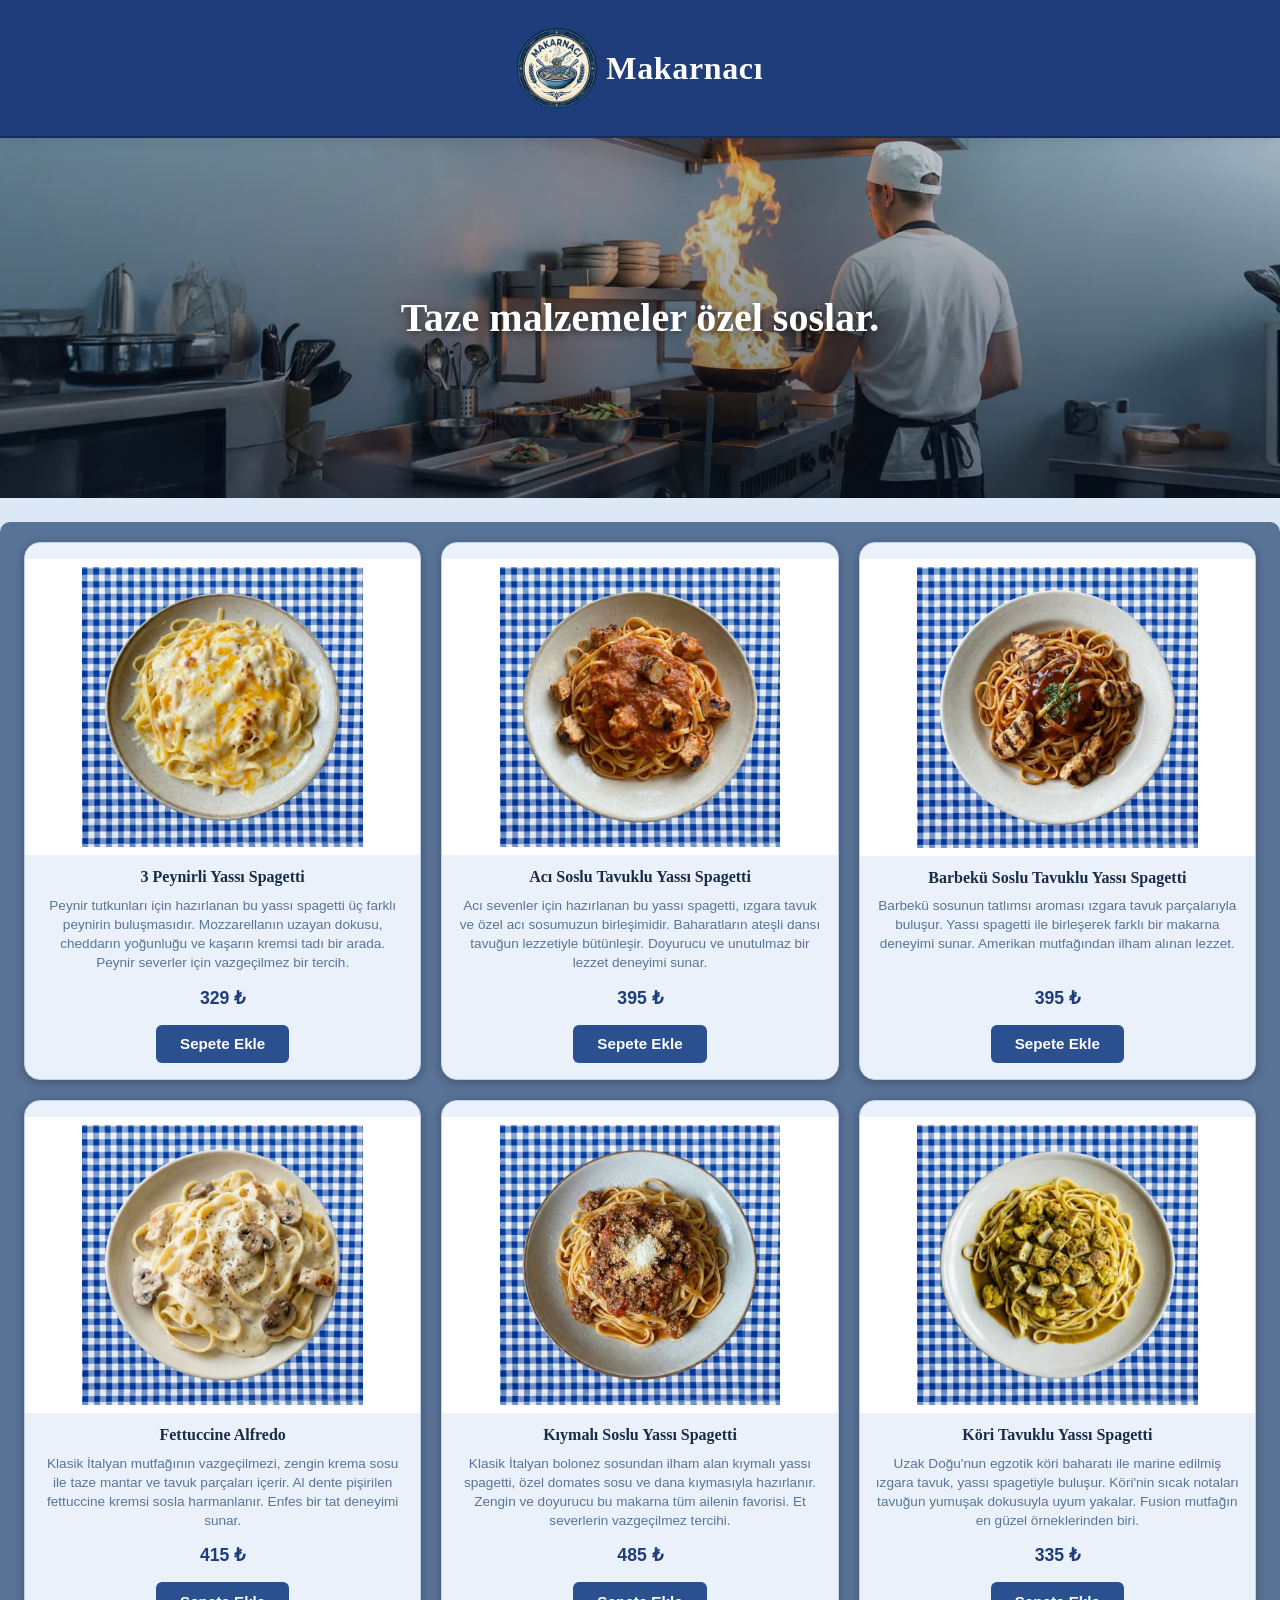
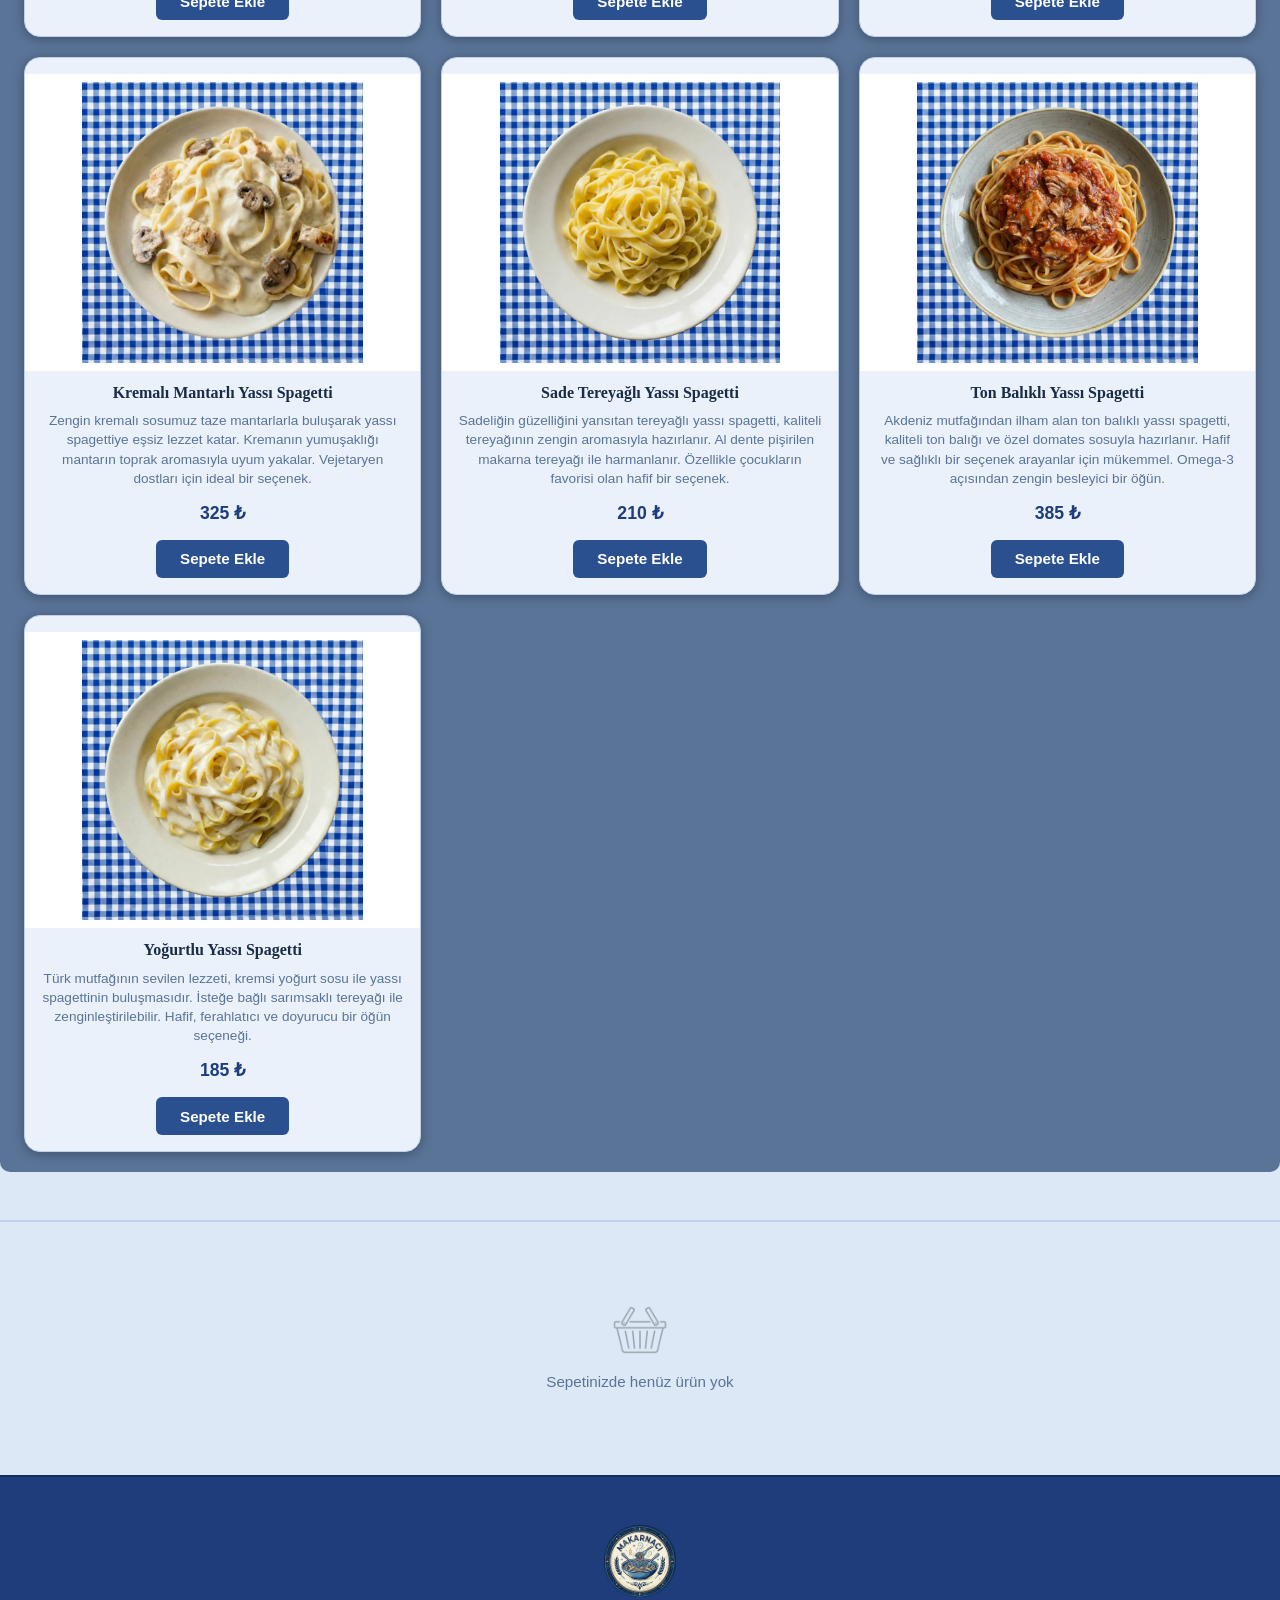
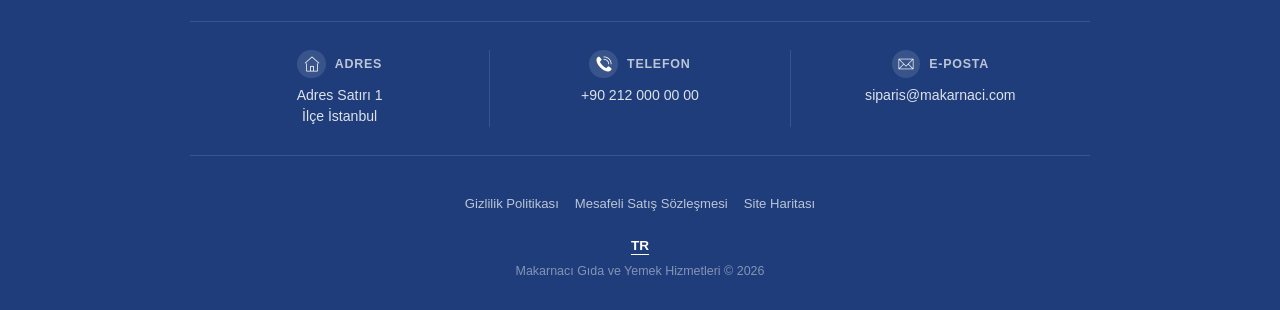
<file: index.html>
<!DOCTYPE html>
<html lang="tr">
  <head>
    <meta charset="utf-8">
    <meta name="viewport" content="width=device-width, initial-scale=1">
    <title>Makarnacı | Taze Malzemeler, Özel Soslar</title>
    <meta name="description" content="Makarnacı, taze malzemeler ve özel soslarla hazırlanan ev yapımı makarna çeşitlerini kapınıza kadar ulaştırıyor.">
    <meta name="keywords" content="makarnacı, ev yapımı makarna, kremalı makarna, yassı spagetti, fettuccine, İtalyan makarna">
    <link rel="canonical" href="https://makarnaci.com/">
    <link rel="alternate" hreflang="tr" href="https://makarnaci.com/">
    <link rel="preload" as="image" href="/img/pages/hero-header.webp">
    <link rel="stylesheet" href="/site.css">
    <link rel="icon" href="/favicon.png" type="image/png"/>
  </head>
  <body>
    <section class="off">İnternet'e erişilemiyor, lütfen bağlantınızı kontrol ediniz.</section>
    <header>
      <a href="/" class="logo-link"><img src="/logo.webp" alt="Taze malzemeler, ustalıkla hazırlanmış makarnalar." title="Taze malzemeler, ustalıkla hazırlanmış makarnalar." /><span class="logo-brand">Makarnacı</span></a>
      
    </header>
    <main><section class="hero"><img src="/img/pages/hero-header.webp" alt="Taze malzemeler özel soslar." fetchpriority="high"><div><p>Taze malzemeler özel soslar.<br></p></div></section><ul class="prd"><li><a href="/products/3-peynirli-yassi-spagetti.html"><img src="/img/products/3-peynirli-yassi-spagetti-k.webp" data-src="/img/products/3-peynirli-yassi-spagetti.webp" loading="lazy" alt="Makarnacı 3 Peynirli Yassı Spagetti" title="Makarnacı 3 Peynirli Yassı Spagetti"><h3>3 Peynirli Yassı Spagetti</h3></a><p>Peynir tutkunları için hazırlanan bu yassı spagetti üç farklı peynirin buluşmasıdır. Mozzarellanın uzayan dokusu, cheddarın yoğunluğu ve kaşarın kremsi tadı bir arada. Peynir severler için vazgeçilmez bir tercih.</p><b>329 ₺</b><button data-id="m8">Sepete Ekle</button></li><li><a href="/products/aci-soslu-tavuklu-yassi-spagetti.html"><img src="/img/products/aci-soslu-tavuklu-yassi-spagetti-k.webp" data-src="/img/products/aci-soslu-tavuklu-yassi-spagetti.webp" loading="lazy" alt="Makarnacı Acı Soslu Tavuklu Yassı Spagetti" title="Makarnacı Acı Soslu Tavuklu Yassı Spagetti"><h3>Acı Soslu Tavuklu Yassı Spagetti</h3></a><p>Acı sevenler için hazırlanan bu yassı spagetti, ızgara tavuk ve özel acı sosumuzun birleşimidir. Baharatların ateşli dansı tavuğun lezzetiyle bütünleşir. Doyurucu ve unutulmaz bir lezzet deneyimi sunar.</p><b>395 ₺</b><button data-id="m6">Sepete Ekle</button></li><li><a href="/products/barbeku-soslu-tavuklu-yassi-spagetti.html"><img src="/img/products/barbeku-soslu-tavuklu-yassi-spagetti-k.webp" data-src="/img/products/barbeku-soslu-tavuklu-yassi-spagetti.webp" loading="lazy" alt="Makarnacı Barbekü Soslu Tavuklu Yassı Spagetti" title="Makarnacı Barbekü Soslu Tavuklu Yassı Spagetti"><h3>Barbekü Soslu Tavuklu Yassı Spagetti</h3></a><p>Barbekü sosunun tatlımsı aroması ızgara tavuk parçalarıyla buluşur. Yassı spagetti ile birleşerek farklı bir makarna deneyimi sunar. Amerikan mutfağından ilham alınan lezzet.</p><b>395 ₺</b><button data-id="m5">Sepete Ekle</button></li><li><a href="/products/fettuccine-alfredo.html"><img src="/img/products/fettuccine-alfredo-k.webp" data-src="/img/products/fettuccine-alfredo.webp" loading="lazy" alt="Makarnacı Fettuccine Alfredo" title="Makarnacı Fettuccine Alfredo"><h3>Fettuccine Alfredo</h3></a><p>Klasik İtalyan mutfağının vazgeçilmezi, zengin krema sosu ile taze mantar ve tavuk parçaları içerir. Al dente pişirilen fettuccine kremsi sosla harmanlanır. Enfes bir tat deneyimi sunar.</p><b>415 ₺</b><button data-id="m1">Sepete Ekle</button></li><li><a href="/products/kiymali-soslu-yassi-spagetti.html"><img src="/img/products/kiymali-soslu-yassi-spagetti-k.webp" data-src="/img/products/kiymali-soslu-yassi-spagetti.webp" loading="lazy" alt="Makarnacı Kıymalı Soslu Yassı Spagetti" title="Makarnacı Kıymalı Soslu Yassı Spagetti"><h3>Kıymalı Soslu Yassı Spagetti</h3></a><p>Klasik İtalyan bolonez sosundan ilham alan kıymalı yassı spagetti, özel domates sosu ve dana kıymasıyla hazırlanır. Zengin ve doyurucu bu makarna tüm ailenin favorisi. Et severlerin vazgeçilmez tercihi.</p><b>485 ₺</b><button data-id="m7">Sepete Ekle</button></li><li><a href="/products/kori-tavuklu-yassi-spagetti.html"><img src="/img/products/kori-tavuklu-yassi-spagetti-k.webp" data-src="/img/products/kori-tavuklu-yassi-spagetti.webp" loading="lazy" alt="Makarnacı Köri Tavuklu Yassı Spagetti" title="Makarnacı Köri Tavuklu Yassı Spagetti"><h3>Köri Tavuklu Yassı Spagetti</h3></a><p>Uzak Doğu'nun egzotik köri baharatı ile marine edilmiş ızgara tavuk, yassı spagetiyle buluşur. Köri'nin sıcak notaları tavuğun yumuşak dokusuyla uyum yakalar. Fusion mutfağın en güzel örneklerinden biri.</p><b>335 ₺</b><button data-id="m10">Sepete Ekle</button></li><li><a href="/products/kremali-mantarli-yassi-spagetti.html"><img src="/img/products/kremali-mantarli-yassi-spagetti-k.webp" data-src="/img/products/kremali-mantarli-yassi-spagetti.webp" loading="lazy" alt="Makarnacı Kremalı Mantarlı Yassı Spagetti" title="Makarnacı Kremalı Mantarlı Yassı Spagetti"><h3>Kremalı Mantarlı Yassı Spagetti</h3></a><p>Zengin kremalı sosumuz taze mantarlarla buluşarak yassı spagettiye eşsiz lezzet katar. Kremanın yumuşaklığı mantarın toprak aromasıyla uyum yakalar. Vejetaryen dostları için ideal bir seçenek.</p><b>325 ₺</b><button data-id="m2">Sepete Ekle</button></li><li><a href="/products/sade-tereyagli-yassi-spagetti.html"><img src="/img/products/sade-tereyagli-yassi-spagetti-k.webp" data-src="/img/products/sade-tereyagli-yassi-spagetti.webp" loading="lazy" alt="Makarnacı Sade Tereyağlı Yassı Spagetti" title="Makarnacı Sade Tereyağlı Yassı Spagetti"><h3>Sade Tereyağlı Yassı Spagetti</h3></a><p>Sadeliğin güzelliğini yansıtan tereyağlı yassı spagetti, kaliteli tereyağının zengin aromasıyla hazırlanır. Al dente pişirilen makarna tereyağı ile harmanlanır. Özellikle çocukların favorisi olan hafif bir seçenek.</p><b>210 ₺</b><button data-id="m3">Sepete Ekle</button></li><li><a href="/products/ton-balikli-yassi-spagetti.html"><img src="/img/products/ton-balikli-yassi-spagetti-k.webp" data-src="/img/products/ton-balikli-yassi-spagetti.webp" loading="lazy" alt="Makarnacı Ton Balıklı Yassı Spagetti" title="Makarnacı Ton Balıklı Yassı Spagetti"><h3>Ton Balıklı Yassı Spagetti</h3></a><p>Akdeniz mutfağından ilham alan ton balıklı yassı spagetti, kaliteli ton balığı ve özel domates sosuyla hazırlanır. Hafif ve sağlıklı bir seçenek arayanlar için mükemmel. Omega-3 açısından zengin besleyici bir öğün.</p><b>385 ₺</b><button data-id="m9">Sepete Ekle</button></li><li><a href="/products/yogurtlu-yassi-spagetti.html"><img src="/img/products/yogurtlu-yassi-spagetti-k.webp" data-src="/img/products/yogurtlu-yassi-spagetti.webp" loading="lazy" alt="Makarnacı Yoğurtlu Yassı Spagetti" title="Makarnacı Yoğurtlu Yassı Spagetti"><h3>Yoğurtlu Yassı Spagetti</h3></a><p>Türk mutfağının sevilen lezzeti, kremsi yoğurt sosu ile yassı spagettinin buluşmasıdır. İsteğe bağlı sarımsaklı tereyağı ile zenginleştirilebilir. Hafif, ferahlatıcı ve doyurucu bir öğün seçeneği.</p><b>185 ₺</b><button data-id="m4">Sepete Ekle</button></li></ul></main>
    <section id="basket"></section>
    <footer>
  <img src="/logo.png" alt="Taze malzemeler, ustalıkla hazırlanmış makarnalar.">
  <div class="footer-contact">
    <div>
      <div><span><img src="/img/address.png" alt="Adres"></span><b>Adres</b></div>
      <span>Adres Satırı 1<br>İlçe İstanbul</span>
    </div><a href="tel:902120000000">
      <div><span><img src="/img/phone.png" alt="Telefon"></span><b>Telefon</b></div><span>+90 212 000 00 00</span>
    </a><a href="mailto:siparis@makarnaci.com">
      <div><span><img src="/img/email.png" alt="E-posta"></span><b>E-posta</b></div><span>siparis@makarnaci.com</span>
    </a>
  </div>
  <div class="footer-links"><a href="/pages/gizlilik-politikasi.html">Gizlilik Politikası</a><a href="/pages/satis-sozlesmesi.html">Mesafeli Satış Sözleşmesi</a><a href="/pages/site-haritasi.html">Site Haritası</a></div>
  <span class="lang"><b>TR</b></span>
  <p>Makarnacı Gıda ve Yemek Hizmetleri © 2026</p>
</footer>
    <script src="/site.js" defer></script>
    <script type="application/ld+json">{"@context":"https://schema.org","@graph":[{"@type":"Organization","name":"Makarnacı Gıda ve Yemek Hizmetleri","url":"https://makarnaci.com","logo":"https://makarnaci.com/logo.png","description":"Makarnacı, taze malzemeler ve özel soslarla hazırlanan ev yapımı makarnaları ve içecekleri sizinle buluşturuyor.","brand":{"@type":"Brand","name":"Makarnacı"},"telephone":"+902120000000","email":"siparis@makarnaci.com","address":{"@type":"PostalAddress","streetAddress":"Adres Satırı 1, İlçe İstanbul","addressCountry":"TR"}},{"@type":"WebSite","name":"Makarnacı","url":"https://makarnaci.com"},{"@type":"ItemList","itemListElement":[{"@type":"ListItem","position":1,"item":{"@type":"Product","name":"Makarnacı 3 Peynirli Yassı Spagetti","productID":"m8","description":"Mozzarella, cheddar ve kaşar peynirinin eşsiz uyumu ile hazırlanan yassı spagetti.","url":"makarnaci.com/products/3-peynirli-yassi-spagetti.html","image":"makarnaci.com/images/3-peynirli-yassi-spagetti.webp","brand":{"@type":"Brand","name":"Makarnacı"},"manufacturer":{"@type":"Organization","name":"Makarnacı Gıda ve Yemek Hizmetleri","identifier":"TR34-0001","contactPoint":{"@type":"ContactPoint","telephone":"+902120000000","contactType":"customer service"},"address":{"@type":"PostalAddress","streetAddress":"Adres Satırı 1","addressLocality":"İstanbul","addressCountry":"TR"}},"keywords":"peynirli makarna, soslu makarna, mozzarella makarna, cheddar makarna, kaşarlı makarna","weight":{"@type":"QuantitativeValue","value":340,"unitCode":"GRM"},"additionalProperty":[{"@type":"PropertyValue","name":"Net Miktar","value":"340 g"}],"offers":{"@type":"Offer","url":"makarnaci.com/products/3-peynirli-yassi-spagetti.html","priceCurrency":"TRY","price":"329","priceValidUntil":"2026-04-15","itemCondition":"https://schema.org/NewCondition","availability":"https://schema.org/InStock"},"aggregateRating":{"@type":"AggregateRating","ratingValue":"5","reviewCount":"5","bestRating":"5","worstRating":"1"}}},{"@type":"ListItem","position":2,"item":{"@type":"Product","name":"Makarnacı Acı Soslu Tavuklu Yassı Spagetti","productID":"m6","description":"Izgara tavuk ve acı sos ile lezzetlendirilmiş yassı spagetti.","url":"makarnaci.com/products/aci-soslu-tavuklu-yassi-spagetti.html","image":"makarnaci.com/images/aci-soslu-tavuklu-yassi-spagetti.webp","brand":{"@type":"Brand","name":"Makarnacı"},"manufacturer":{"@type":"Organization","name":"Makarnacı Gıda ve Yemek Hizmetleri","identifier":"TR34-0001","contactPoint":{"@type":"ContactPoint","telephone":"+902120000000","contactType":"customer service"},"address":{"@type":"PostalAddress","streetAddress":"Adres Satırı 1","addressLocality":"İstanbul","addressCountry":"TR"}},"keywords":"acılı makarna, tavuklu makarna, baharatlı makarna, hot sos, ateşli makarna","weight":{"@type":"QuantitativeValue","value":360,"unitCode":"GRM"},"additionalProperty":[{"@type":"PropertyValue","name":"Net Miktar","value":"360 g"}],"offers":{"@type":"Offer","url":"makarnaci.com/products/aci-soslu-tavuklu-yassi-spagetti.html","priceCurrency":"TRY","price":"395","priceValidUntil":"2026-04-15","itemCondition":"https://schema.org/NewCondition","availability":"https://schema.org/InStock"},"aggregateRating":{"@type":"AggregateRating","ratingValue":"5","reviewCount":"4","bestRating":"5","worstRating":"1"}}},{"@type":"ListItem","position":3,"item":{"@type":"Product","name":"Makarnacı Barbekü Soslu Tavuklu Yassı Spagetti","productID":"m5","description":"Izgara tavuk ve barbekü sosunun mükemmel uyumu ile hazırlanan yassı spagetti.","url":"makarnaci.com/products/barbeku-soslu-tavuklu-yassi-spagetti.html","image":"makarnaci.com/images/barbeku-soslu-tavuklu-yassi-spagetti.webp","brand":{"@type":"Brand","name":"Makarnacı"},"manufacturer":{"@type":"Organization","name":"Makarnacı Gıda ve Yemek Hizmetleri","identifier":"TR34-0001","contactPoint":{"@type":"ContactPoint","telephone":"+902120000000","contactType":"customer service"},"address":{"@type":"PostalAddress","streetAddress":"Adres Satırı 1","addressLocality":"İstanbul","addressCountry":"TR"}},"keywords":"barbekü makarna, tavuklu makarna, BBQ makarna, soslu makarna, yassı makarna","weight":{"@type":"QuantitativeValue","value":360,"unitCode":"GRM"},"additionalProperty":[{"@type":"PropertyValue","name":"Net Miktar","value":"360 g"}],"offers":{"@type":"Offer","url":"makarnaci.com/products/barbeku-soslu-tavuklu-yassi-spagetti.html","priceCurrency":"TRY","price":"395","priceValidUntil":"2026-04-15","itemCondition":"https://schema.org/NewCondition","availability":"https://schema.org/InStock"},"aggregateRating":{"@type":"AggregateRating","ratingValue":"5","reviewCount":"5","bestRating":"5","worstRating":"1"}}},{"@type":"ListItem","position":4,"item":{"@type":"Product","name":"Makarnacı Fettuccine Alfredo","productID":"m1","description":"Krema sosu, mantar ve tavuk ile hazırlanan klasik İtalyan lezzeti.","url":"makarnaci.com/products/fettuccine-alfredo.html","image":"makarnaci.com/images/fettuccine-alfredo.webp","brand":{"@type":"Brand","name":"Makarnacı"},"manufacturer":{"@type":"Organization","name":"Makarnacı Gıda ve Yemek Hizmetleri","identifier":"TR34-0001","contactPoint":{"@type":"ContactPoint","telephone":"+902120000000","contactType":"customer service"},"address":{"@type":"PostalAddress","streetAddress":"Adres Satırı 1","addressLocality":"İstanbul","addressCountry":"TR"}},"keywords":"fettuccine alfredo, kremalı makarna, tavuklu makarna, mantarlı makarna, İtalyan makarna","weight":{"@type":"QuantitativeValue","value":350,"unitCode":"GRM"},"additionalProperty":[{"@type":"PropertyValue","name":"Net Miktar","value":"350 g"}],"offers":{"@type":"Offer","url":"makarnaci.com/products/fettuccine-alfredo.html","priceCurrency":"TRY","price":"415","priceValidUntil":"2026-04-15","itemCondition":"https://schema.org/NewCondition","availability":"https://schema.org/InStock"},"aggregateRating":{"@type":"AggregateRating","ratingValue":"5","reviewCount":"4","bestRating":"5","worstRating":"1"}}},{"@type":"ListItem","position":5,"item":{"@type":"Product","name":"Makarnacı Kıymalı Soslu Yassı Spagetti","productID":"m7","description":"Özel domates soslu kıyma ile hazırlanan yassı spagetti.","url":"makarnaci.com/products/kiymali-soslu-yassi-spagetti.html","image":"makarnaci.com/images/kiymali-soslu-yassi-spagetti.webp","brand":{"@type":"Brand","name":"Makarnacı"},"manufacturer":{"@type":"Organization","name":"Makarnacı Gıda ve Yemek Hizmetleri","identifier":"TR34-0001","contactPoint":{"@type":"ContactPoint","telephone":"+902120000000","contactType":"customer service"},"address":{"@type":"PostalAddress","streetAddress":"Adres Satırı 1","addressLocality":"İstanbul","addressCountry":"TR"}},"keywords":"kıymalı makarna, bolonez makarna, soslu makarna, domates soslu, klasik makarna","weight":{"@type":"QuantitativeValue","value":380,"unitCode":"GRM"},"additionalProperty":[{"@type":"PropertyValue","name":"Net Miktar","value":"380 g"}],"offers":{"@type":"Offer","url":"makarnaci.com/products/kiymali-soslu-yassi-spagetti.html","priceCurrency":"TRY","price":"485","priceValidUntil":"2026-04-15","itemCondition":"https://schema.org/NewCondition","availability":"https://schema.org/InStock"},"aggregateRating":{"@type":"AggregateRating","ratingValue":"5","reviewCount":"8","bestRating":"5","worstRating":"1"}}},{"@type":"ListItem","position":6,"item":{"@type":"Product","name":"Makarnacı Köri Tavuklu Yassı Spagetti","productID":"m10","description":"Köri baharatı ile lezzetlendirilmiş ızgara tavuk eşliğinde yassı spagetti.","url":"makarnaci.com/products/kori-tavuklu-yassi-spagetti.html","image":"makarnaci.com/images/kori-tavuklu-yassi-spagetti.webp","brand":{"@type":"Brand","name":"Makarnacı"},"manufacturer":{"@type":"Organization","name":"Makarnacı Gıda ve Yemek Hizmetleri","identifier":"TR34-0001","contactPoint":{"@type":"ContactPoint","telephone":"+902120000000","contactType":"customer service"},"address":{"@type":"PostalAddress","streetAddress":"Adres Satırı 1","addressLocality":"İstanbul","addressCountry":"TR"}},"keywords":"körili makarna, tavuklu makarna, soslu makarna, yassı makarna, baharatlı makarna","weight":{"@type":"QuantitativeValue","value":350,"unitCode":"GRM"},"additionalProperty":[{"@type":"PropertyValue","name":"Net Miktar","value":"350 g"}],"offers":{"@type":"Offer","url":"makarnaci.com/products/kori-tavuklu-yassi-spagetti.html","priceCurrency":"TRY","price":"335","priceValidUntil":"2026-04-15","itemCondition":"https://schema.org/NewCondition","availability":"https://schema.org/InStock"},"aggregateRating":{"@type":"AggregateRating","ratingValue":"5","reviewCount":"3","bestRating":"5","worstRating":"1"}}},{"@type":"ListItem","position":7,"item":{"@type":"Product","name":"Makarnacı Kremalı Mantarlı Yassı Spagetti","productID":"m2","description":"Yoğun kremalı sos ve mantar ile hazırlanan yassı spagetti.","url":"makarnaci.com/products/kremali-mantarli-yassi-spagetti.html","image":"makarnaci.com/images/kremali-mantarli-yassi-spagetti.webp","brand":{"@type":"Brand","name":"Makarnacı"},"manufacturer":{"@type":"Organization","name":"Makarnacı Gıda ve Yemek Hizmetleri","identifier":"TR34-0001","contactPoint":{"@type":"ContactPoint","telephone":"+902120000000","contactType":"customer service"},"address":{"@type":"PostalAddress","streetAddress":"Adres Satırı 1","addressLocality":"İstanbul","addressCountry":"TR"}},"keywords":"kremalı makarna, mantarlı makarna, yassı spagetti, soslu makarna, İtalyan makarna","weight":{"@type":"QuantitativeValue","value":320,"unitCode":"GRM"},"additionalProperty":[{"@type":"PropertyValue","name":"Net Miktar","value":"320 g"}],"offers":{"@type":"Offer","url":"makarnaci.com/products/kremali-mantarli-yassi-spagetti.html","priceCurrency":"TRY","price":"325","priceValidUntil":"2026-04-15","itemCondition":"https://schema.org/NewCondition","availability":"https://schema.org/InStock"},"aggregateRating":{"@type":"AggregateRating","ratingValue":"5","reviewCount":"6","bestRating":"5","worstRating":"1"}}},{"@type":"ListItem","position":8,"item":{"@type":"Product","name":"Makarnacı Sade Tereyağlı Yassı Spagetti","productID":"m3","description":"Tereyağı ile sade ve hafif bir lezzet sunan yassı spagetti.","url":"makarnaci.com/products/sade-tereyagli-yassi-spagetti.html","image":"makarnaci.com/images/sade-tereyagli-yassi-spagetti.webp","brand":{"@type":"Brand","name":"Makarnacı"},"manufacturer":{"@type":"Organization","name":"Makarnacı Gıda ve Yemek Hizmetleri","identifier":"TR34-0001","contactPoint":{"@type":"ContactPoint","telephone":"+902120000000","contactType":"customer service"},"address":{"@type":"PostalAddress","streetAddress":"Adres Satırı 1","addressLocality":"İstanbul","addressCountry":"TR"}},"keywords":"tereyağlı makarna, sade makarna, yassı spagetti, hafif makarna, sossuz makarna","weight":{"@type":"QuantitativeValue","value":280,"unitCode":"GRM"},"additionalProperty":[{"@type":"PropertyValue","name":"Net Miktar","value":"280 g"}],"offers":{"@type":"Offer","url":"makarnaci.com/products/sade-tereyagli-yassi-spagetti.html","priceCurrency":"TRY","price":"210","priceValidUntil":"2026-04-15","itemCondition":"https://schema.org/NewCondition","availability":"https://schema.org/InStock"},"aggregateRating":{"@type":"AggregateRating","ratingValue":"5","reviewCount":"5","bestRating":"5","worstRating":"1"}}},{"@type":"ListItem","position":9,"item":{"@type":"Product","name":"Makarnacı Ton Balıklı Yassı Spagetti","productID":"m9","description":"Domates sosu ve ton balığı ile hazırlanan yassı spagetti.","url":"makarnaci.com/products/ton-balikli-yassi-spagetti.html","image":"makarnaci.com/images/ton-balikli-yassi-spagetti.webp","brand":{"@type":"Brand","name":"Makarnacı"},"manufacturer":{"@type":"Organization","name":"Makarnacı Gıda ve Yemek Hizmetleri","identifier":"TR34-0001","contactPoint":{"@type":"ContactPoint","telephone":"+902120000000","contactType":"customer service"},"address":{"@type":"PostalAddress","streetAddress":"Adres Satırı 1","addressLocality":"İstanbul","addressCountry":"TR"}},"keywords":"ton balıklı makarna, balıklı makarna, deniz ürünlü, soslu makarna, yassı makarna","weight":{"@type":"QuantitativeValue","value":350,"unitCode":"GRM"},"additionalProperty":[{"@type":"PropertyValue","name":"Net Miktar","value":"350 g"}],"offers":{"@type":"Offer","url":"makarnaci.com/products/ton-balikli-yassi-spagetti.html","priceCurrency":"TRY","price":"385","priceValidUntil":"2026-04-15","itemCondition":"https://schema.org/NewCondition","availability":"https://schema.org/InStock"},"aggregateRating":{"@type":"AggregateRating","ratingValue":"5","reviewCount":"4","bestRating":"5","worstRating":"1"}}},{"@type":"ListItem","position":10,"item":{"@type":"Product","name":"Makarnacı Yoğurtlu Yassı Spagetti","productID":"m4","description":"Yoğurt sosu ile hazırlanır, isteğe bağlı sarımsaklı servis edilir.","url":"makarnaci.com/products/yogurtlu-yassi-spagetti.html","image":"makarnaci.com/images/yogurtlu-yassi-spagetti.webp","brand":{"@type":"Brand","name":"Makarnacı"},"manufacturer":{"@type":"Organization","name":"Makarnacı Gıda ve Yemek Hizmetleri","identifier":"TR34-0001","contactPoint":{"@type":"ContactPoint","telephone":"+902120000000","contactType":"customer service"},"address":{"@type":"PostalAddress","streetAddress":"Adres Satırı 1","addressLocality":"İstanbul","addressCountry":"TR"}},"keywords":"yoğurtlu makarna, soslu makarna, sarımsaklı makarna, geleneksel makarna, ev yapımı","weight":{"@type":"QuantitativeValue","value":300,"unitCode":"GRM"},"additionalProperty":[{"@type":"PropertyValue","name":"Net Miktar","value":"300 g"}],"offers":{"@type":"Offer","url":"makarnaci.com/products/yogurtlu-yassi-spagetti.html","priceCurrency":"TRY","price":"185","priceValidUntil":"2026-04-15","itemCondition":"https://schema.org/NewCondition","availability":"https://schema.org/InStock"},"aggregateRating":{"@type":"AggregateRating","ratingValue":"5","reviewCount":"7","bestRating":"5","worstRating":"1"}}}]}]}</script>
  </body>
</html>
</file>
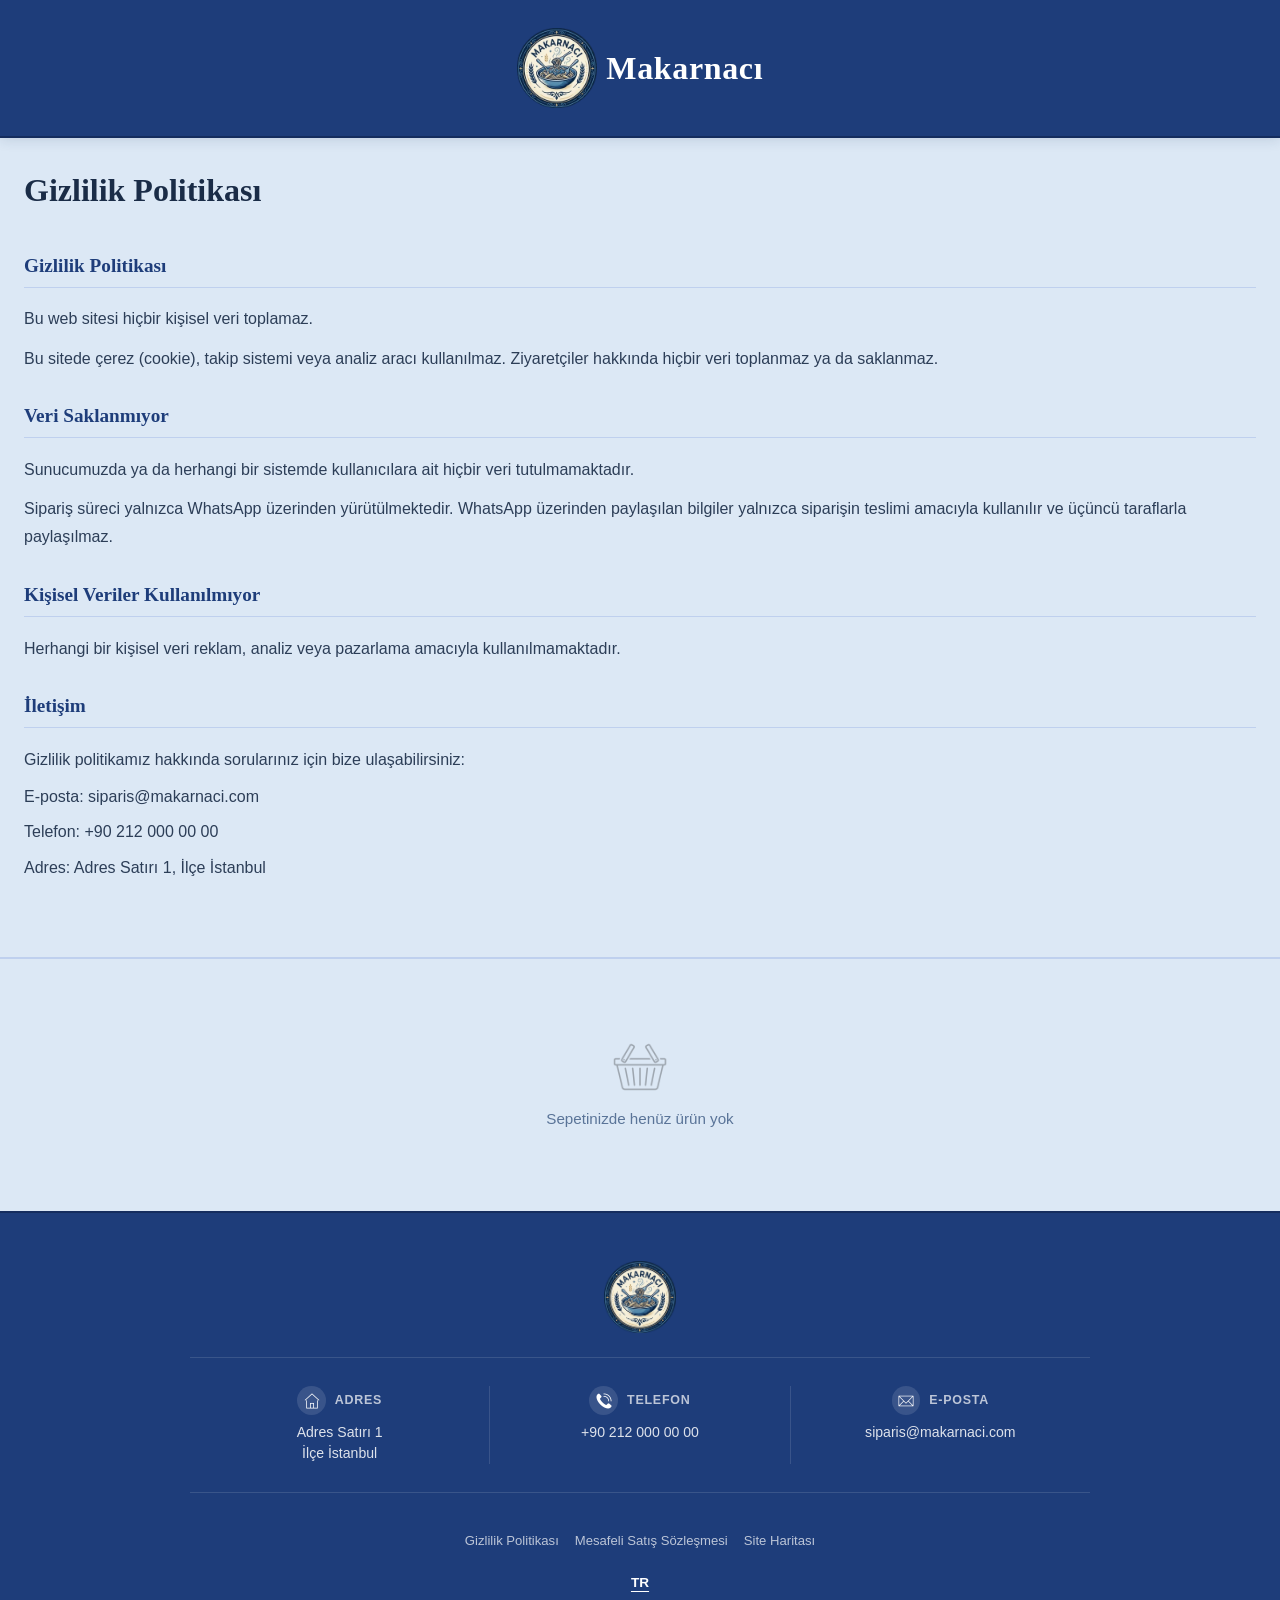
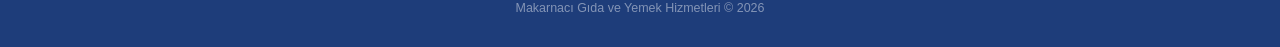
<file: pages/gizlilik-politikasi.html>
<!DOCTYPE html>
<html lang="tr">
  <head>
    <meta charset="utf-8">
    <meta name="viewport" content="width=device-width, initial-scale=1">
    <title>Gizlilik Politikası | Makarnacı</title>
    <meta name="description" content="Makarnacı web sitesi hiçbir kişisel veri toplamaz veya saklamaz. Gizlilik politikamız hakkında bilgi edinin.">
    <meta name="keywords" content="gizlilik politikası, kişisel veri koruma, makarnacı gizlilik">
    <link rel="canonical" href="https://makarnaci.com/pages/gizlilik-politikasi.html">
    <link rel="alternate" hreflang="tr" href="https://makarnaci.com/pages/gizlilik-politikasi.html">
    
    <link rel="stylesheet" href="/site.css">
    <link rel="icon" href="/favicon.png" type="image/png"/>
  </head>
  <body>
    <section class="off">İnternet'e erişilemiyor, lütfen bağlantınızı kontrol ediniz.</section>
    <header>
      <a href="/" class="logo-link"><img src="/logo.webp" alt="Taze malzemeler, ustalıkla hazırlanmış makarnalar." title="Taze malzemeler, ustalıkla hazırlanmış makarnalar." /><span class="logo-brand">Makarnacı</span></a>
      
    </header>
    <main><article><h2>Gizlilik Politikası</h2><h3>Gizlilik Politikası</h3><p>Bu web sitesi hiçbir kişisel veri toplamaz.</p><p>Bu sitede çerez (cookie), takip sistemi veya analiz aracı kullanılmaz. Ziyaretçiler hakkında hiçbir veri toplanmaz ya da saklanmaz.</p><h3>Veri Saklanmıyor</h3><p>Sunucumuzda ya da herhangi bir sistemde kullanıcılara ait hiçbir veri tutulmamaktadır.</p><p>Sipariş süreci yalnızca WhatsApp üzerinden yürütülmektedir. WhatsApp üzerinden paylaşılan bilgiler yalnızca siparişin teslimi amacıyla kullanılır ve üçüncü taraflarla paylaşılmaz.</p><h3>Kişisel Veriler Kullanılmıyor</h3><p>Herhangi bir kişisel veri reklam, analiz veya pazarlama amacıyla kullanılmamaktadır.</p><h3>İletişim</h3><p>Gizlilik politikamız hakkında sorularınız için bize ulaşabilirsiniz:</p><ul><li>E-posta: siparis@makarnaci.com</li><li>Telefon: +90 212 000 00 00</li><li>Adres: Adres Satırı 1, İlçe İstanbul</li></ul></article></main>
    <section id="basket"></section>
    <footer>
  <img src="/logo.png" alt="Taze malzemeler, ustalıkla hazırlanmış makarnalar.">
  <div class="footer-contact">
    <div>
      <div><span><img src="/img/address.png" alt="Adres"></span><b>Adres</b></div>
      <span>Adres Satırı 1<br>İlçe İstanbul</span>
    </div><a href="tel:902120000000">
      <div><span><img src="/img/phone.png" alt="Telefon"></span><b>Telefon</b></div><span>+90 212 000 00 00</span>
    </a><a href="mailto:siparis@makarnaci.com">
      <div><span><img src="/img/email.png" alt="E-posta"></span><b>E-posta</b></div><span>siparis@makarnaci.com</span>
    </a>
  </div>
  <div class="footer-links"><a href="/pages/gizlilik-politikasi.html">Gizlilik Politikası</a><a href="/pages/satis-sozlesmesi.html">Mesafeli Satış Sözleşmesi</a><a href="/pages/site-haritasi.html">Site Haritası</a></div>
  <span class="lang"><b>TR</b></span>
  <p>Makarnacı Gıda ve Yemek Hizmetleri © 2026</p>
</footer>
    <script src="/site.js" defer></script>
  </body>
</html>
</file>
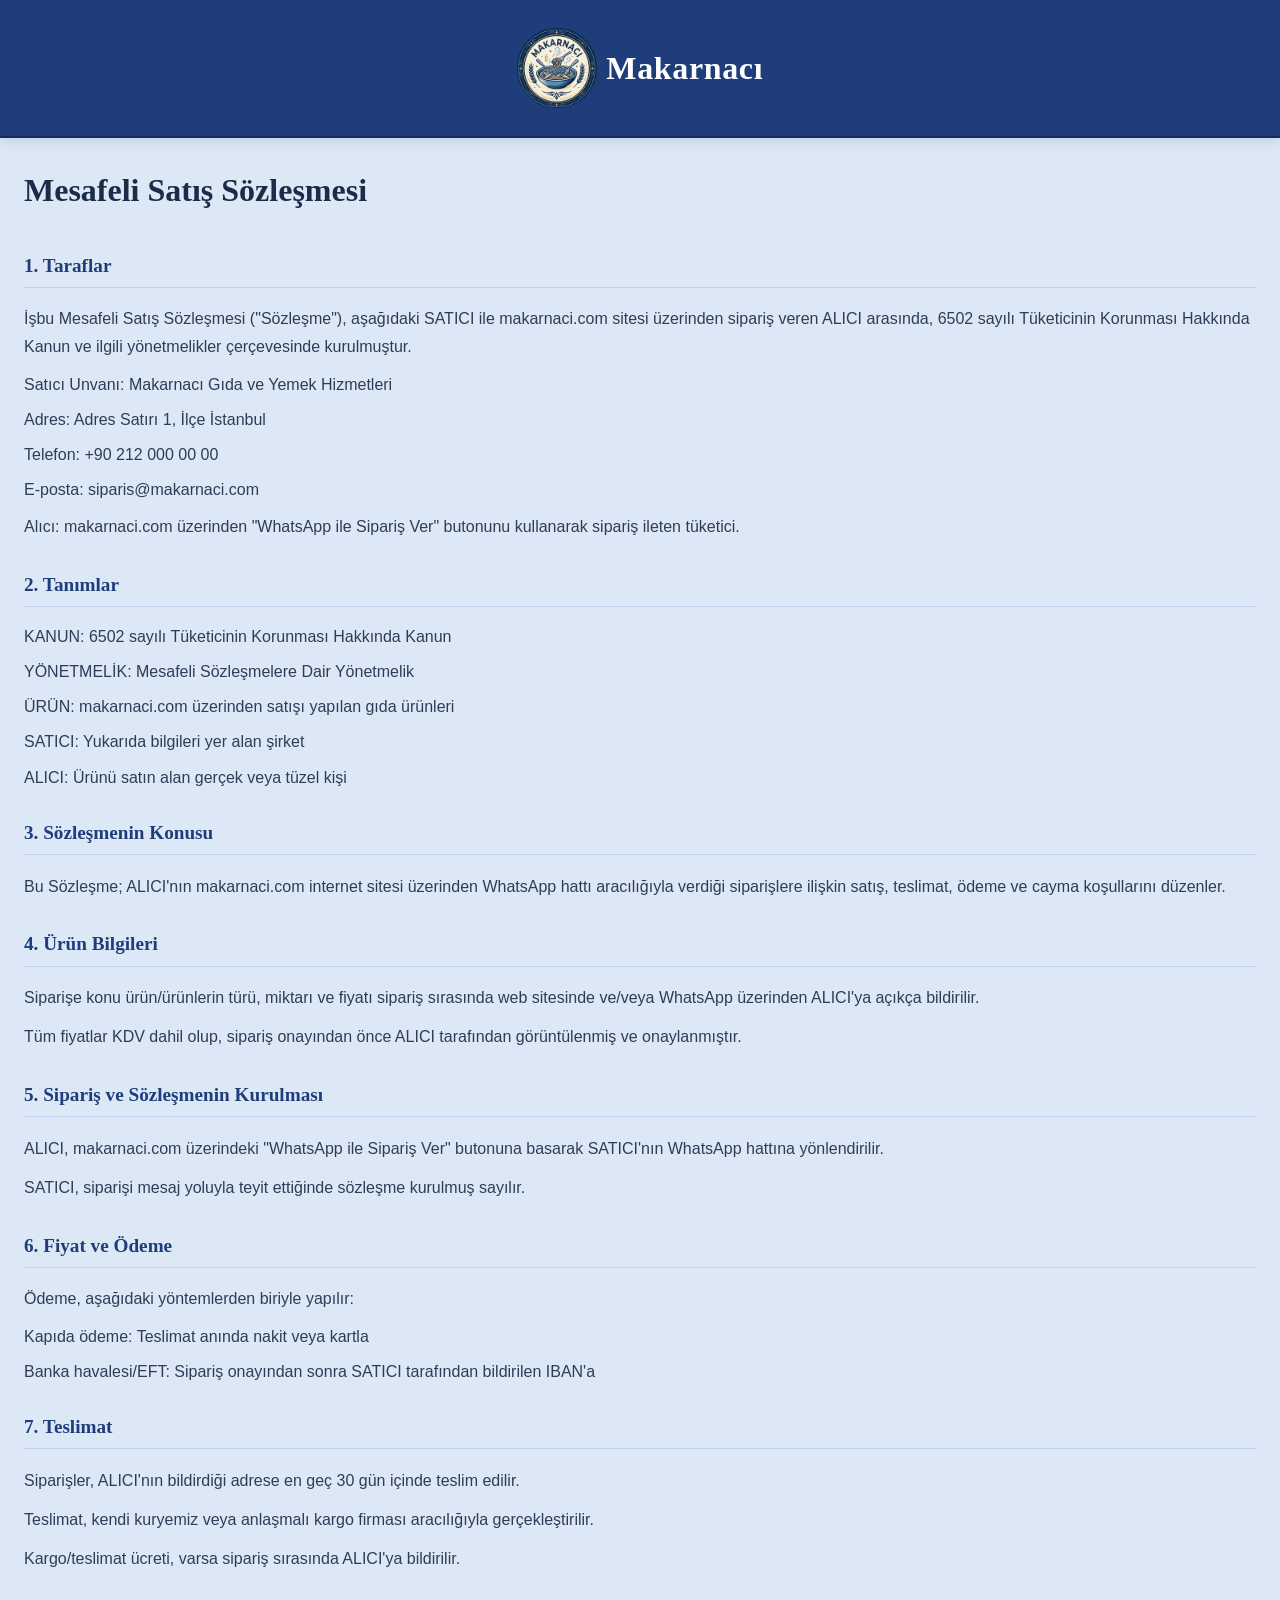
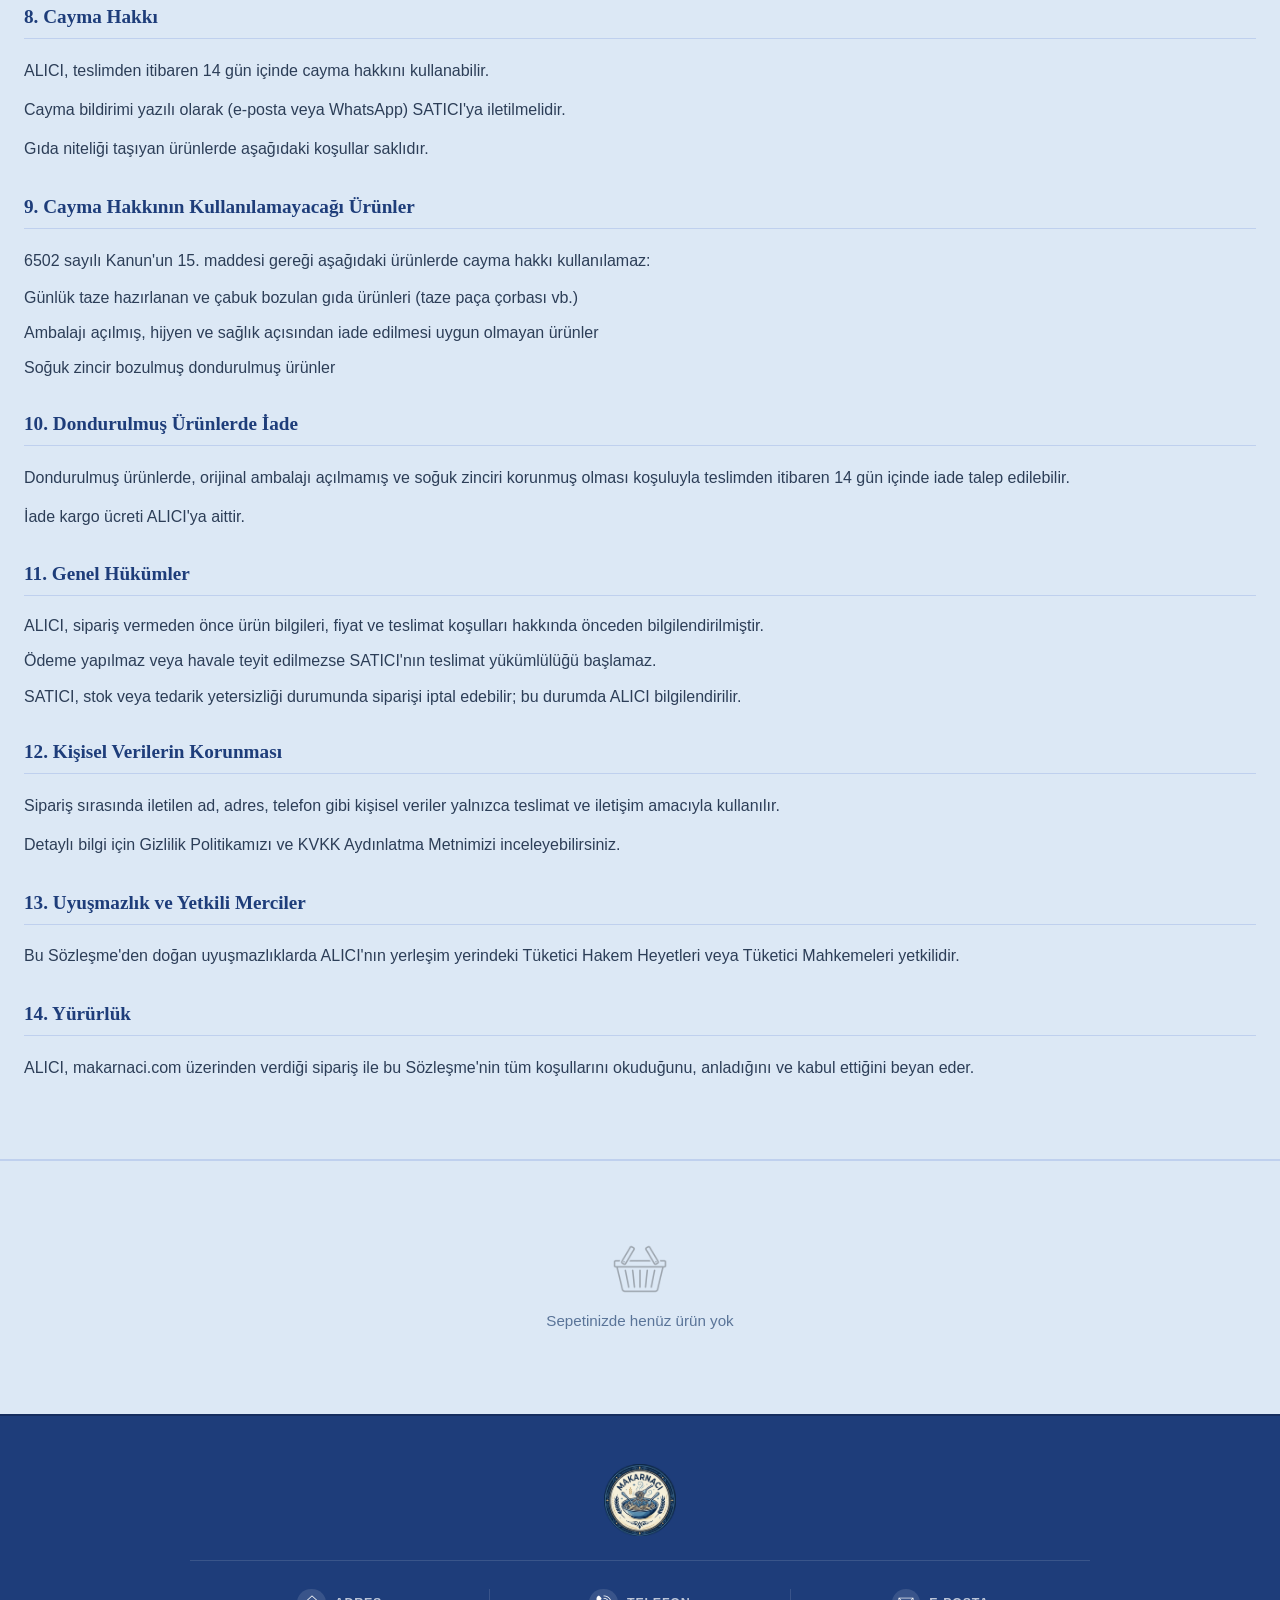
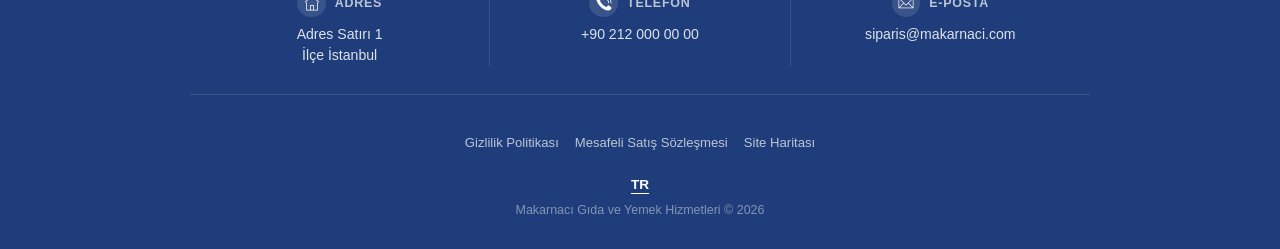
<file: pages/satis-sozlesmesi.html>
<!DOCTYPE html>
<html lang="tr">
  <head>
    <meta charset="utf-8">
    <meta name="viewport" content="width=device-width, initial-scale=1">
    <title>Mesafeli Satış Sözleşmesi | Makarnacı</title>
    <meta name="description" content="Makarnacı mesafeli satış sözleşmesi. Alışverişiniz sırasında haklarınızı ve sorumluluklarımızı açıklayan yasal belge.">
    <meta name="keywords" content="mesafeli satış sözleşmesi, makarnacı yasal bilgiler, tüketici hakları">
    <link rel="canonical" href="https://makarnaci.com/pages/satis-sozlesmesi.html">
    <link rel="alternate" hreflang="tr" href="https://makarnaci.com/pages/satis-sozlesmesi.html">
    
    <link rel="stylesheet" href="/site.css">
    <link rel="icon" href="/favicon.png" type="image/png"/>
  </head>
  <body>
    <section class="off">İnternet'e erişilemiyor, lütfen bağlantınızı kontrol ediniz.</section>
    <header>
      <a href="/" class="logo-link"><img src="/logo.webp" alt="Taze malzemeler, ustalıkla hazırlanmış makarnalar." title="Taze malzemeler, ustalıkla hazırlanmış makarnalar." /><span class="logo-brand">Makarnacı</span></a>
      
    </header>
    <main><article><h2>Mesafeli Satış Sözleşmesi</h2><h3>1. Taraflar</h3><p>İşbu Mesafeli Satış Sözleşmesi ("Sözleşme"), aşağıdaki SATICI ile makarnaci.com sitesi üzerinden sipariş veren ALICI arasında, 6502 sayılı Tüketicinin Korunması Hakkında Kanun ve ilgili yönetmelikler çerçevesinde kurulmuştur.</p><ul><li>Satıcı Unvanı: Makarnacı Gıda ve Yemek Hizmetleri</li><li>Adres: Adres Satırı 1, İlçe İstanbul</li><li>Telefon: +90 212 000 00 00</li><li>E-posta: siparis@makarnaci.com</li></ul><p>Alıcı: makarnaci.com üzerinden "WhatsApp ile Sipariş Ver" butonunu kullanarak sipariş ileten tüketici.</p><h3>2. Tanımlar</h3><ul><li>KANUN: 6502 sayılı Tüketicinin Korunması Hakkında Kanun</li><li>YÖNETMELİK: Mesafeli Sözleşmelere Dair Yönetmelik</li><li>ÜRÜN: makarnaci.com üzerinden satışı yapılan gıda ürünleri</li><li>SATICI: Yukarıda bilgileri yer alan şirket</li><li>ALICI: Ürünü satın alan gerçek veya tüzel kişi</li></ul><h3>3. Sözleşmenin Konusu</h3><p>Bu Sözleşme; ALICI'nın makarnaci.com internet sitesi üzerinden WhatsApp hattı aracılığıyla verdiği siparişlere ilişkin satış, teslimat, ödeme ve cayma koşullarını düzenler.</p><h3>4. Ürün Bilgileri</h3><p>Siparişe konu ürün/ürünlerin türü, miktarı ve fiyatı sipariş sırasında web sitesinde ve/veya WhatsApp üzerinden ALICI'ya açıkça bildirilir.</p><p>Tüm fiyatlar KDV dahil olup, sipariş onayından önce ALICI tarafından görüntülenmiş ve onaylanmıştır.</p><h3>5. Sipariş ve Sözleşmenin Kurulması</h3><p>ALICI, makarnaci.com üzerindeki "WhatsApp ile Sipariş Ver" butonuna basarak SATICI'nın WhatsApp hattına yönlendirilir.</p><p>SATICI, siparişi mesaj yoluyla teyit ettiğinde sözleşme kurulmuş sayılır.</p><h3>6. Fiyat ve Ödeme</h3><p>Ödeme, aşağıdaki yöntemlerden biriyle yapılır:</p><ul><li>Kapıda ödeme: Teslimat anında nakit veya kartla</li><li>Banka havalesi/EFT: Sipariş onayından sonra SATICI tarafından bildirilen IBAN'a</li></ul><h3>7. Teslimat</h3><p>Siparişler, ALICI'nın bildirdiği adrese en geç 30 gün içinde teslim edilir.</p><p>Teslimat, kendi kuryemiz veya anlaşmalı kargo firması aracılığıyla gerçekleştirilir.</p><p>Kargo/teslimat ücreti, varsa sipariş sırasında ALICI'ya bildirilir.</p><h3>8. Cayma Hakkı</h3><p>ALICI, teslimden itibaren 14 gün içinde cayma hakkını kullanabilir.</p><p>Cayma bildirimi yazılı olarak (e-posta veya WhatsApp) SATICI'ya iletilmelidir.</p><p>Gıda niteliği taşıyan ürünlerde aşağıdaki koşullar saklıdır.</p><h3>9. Cayma Hakkının Kullanılamayacağı Ürünler</h3><p>6502 sayılı Kanun'un 15. maddesi gereği aşağıdaki ürünlerde cayma hakkı kullanılamaz:</p><ul><li>Günlük taze hazırlanan ve çabuk bozulan gıda ürünleri (taze paça çorbası vb.)</li><li>Ambalajı açılmış, hijyen ve sağlık açısından iade edilmesi uygun olmayan ürünler</li><li>Soğuk zincir bozulmuş dondurulmuş ürünler</li></ul><h3>10. Dondurulmuş Ürünlerde İade</h3><p>Dondurulmuş ürünlerde, orijinal ambalajı açılmamış ve soğuk zinciri korunmuş olması koşuluyla teslimden itibaren 14 gün içinde iade talep edilebilir.</p><p>İade kargo ücreti ALICI'ya aittir.</p><h3>11. Genel Hükümler</h3><ul><li>ALICI, sipariş vermeden önce ürün bilgileri, fiyat ve teslimat koşulları hakkında önceden bilgilendirilmiştir.</li><li>Ödeme yapılmaz veya havale teyit edilmezse SATICI'nın teslimat yükümlülüğü başlamaz.</li><li>SATICI, stok veya tedarik yetersizliği durumunda siparişi iptal edebilir; bu durumda ALICI bilgilendirilir.</li></ul><h3>12. Kişisel Verilerin Korunması</h3><p>Sipariş sırasında iletilen ad, adres, telefon gibi kişisel veriler yalnızca teslimat ve iletişim amacıyla kullanılır.</p><p>Detaylı bilgi için Gizlilik Politikamızı ve KVKK Aydınlatma Metnimizi inceleyebilirsiniz.</p><h3>13. Uyuşmazlık ve Yetkili Merciler</h3><p>Bu Sözleşme'den doğan uyuşmazlıklarda ALICI'nın yerleşim yerindeki Tüketici Hakem Heyetleri veya Tüketici Mahkemeleri yetkilidir.</p><h3>14. Yürürlük</h3><p>ALICI, makarnaci.com üzerinden verdiği sipariş ile bu Sözleşme'nin tüm koşullarını okuduğunu, anladığını ve kabul ettiğini beyan eder.</p></article></main>
    <section id="basket"></section>
    <footer>
  <img src="/logo.png" alt="Taze malzemeler, ustalıkla hazırlanmış makarnalar.">
  <div class="footer-contact">
    <div>
      <div><span><img src="/img/address.png" alt="Adres"></span><b>Adres</b></div>
      <span>Adres Satırı 1<br>İlçe İstanbul</span>
    </div><a href="tel:902120000000">
      <div><span><img src="/img/phone.png" alt="Telefon"></span><b>Telefon</b></div><span>+90 212 000 00 00</span>
    </a><a href="mailto:siparis@makarnaci.com">
      <div><span><img src="/img/email.png" alt="E-posta"></span><b>E-posta</b></div><span>siparis@makarnaci.com</span>
    </a>
  </div>
  <div class="footer-links"><a href="/pages/gizlilik-politikasi.html">Gizlilik Politikası</a><a href="/pages/satis-sozlesmesi.html">Mesafeli Satış Sözleşmesi</a><a href="/pages/site-haritasi.html">Site Haritası</a></div>
  <span class="lang"><b>TR</b></span>
  <p>Makarnacı Gıda ve Yemek Hizmetleri © 2026</p>
</footer>
    <script src="/site.js" defer></script>
  </body>
</html>
</file>
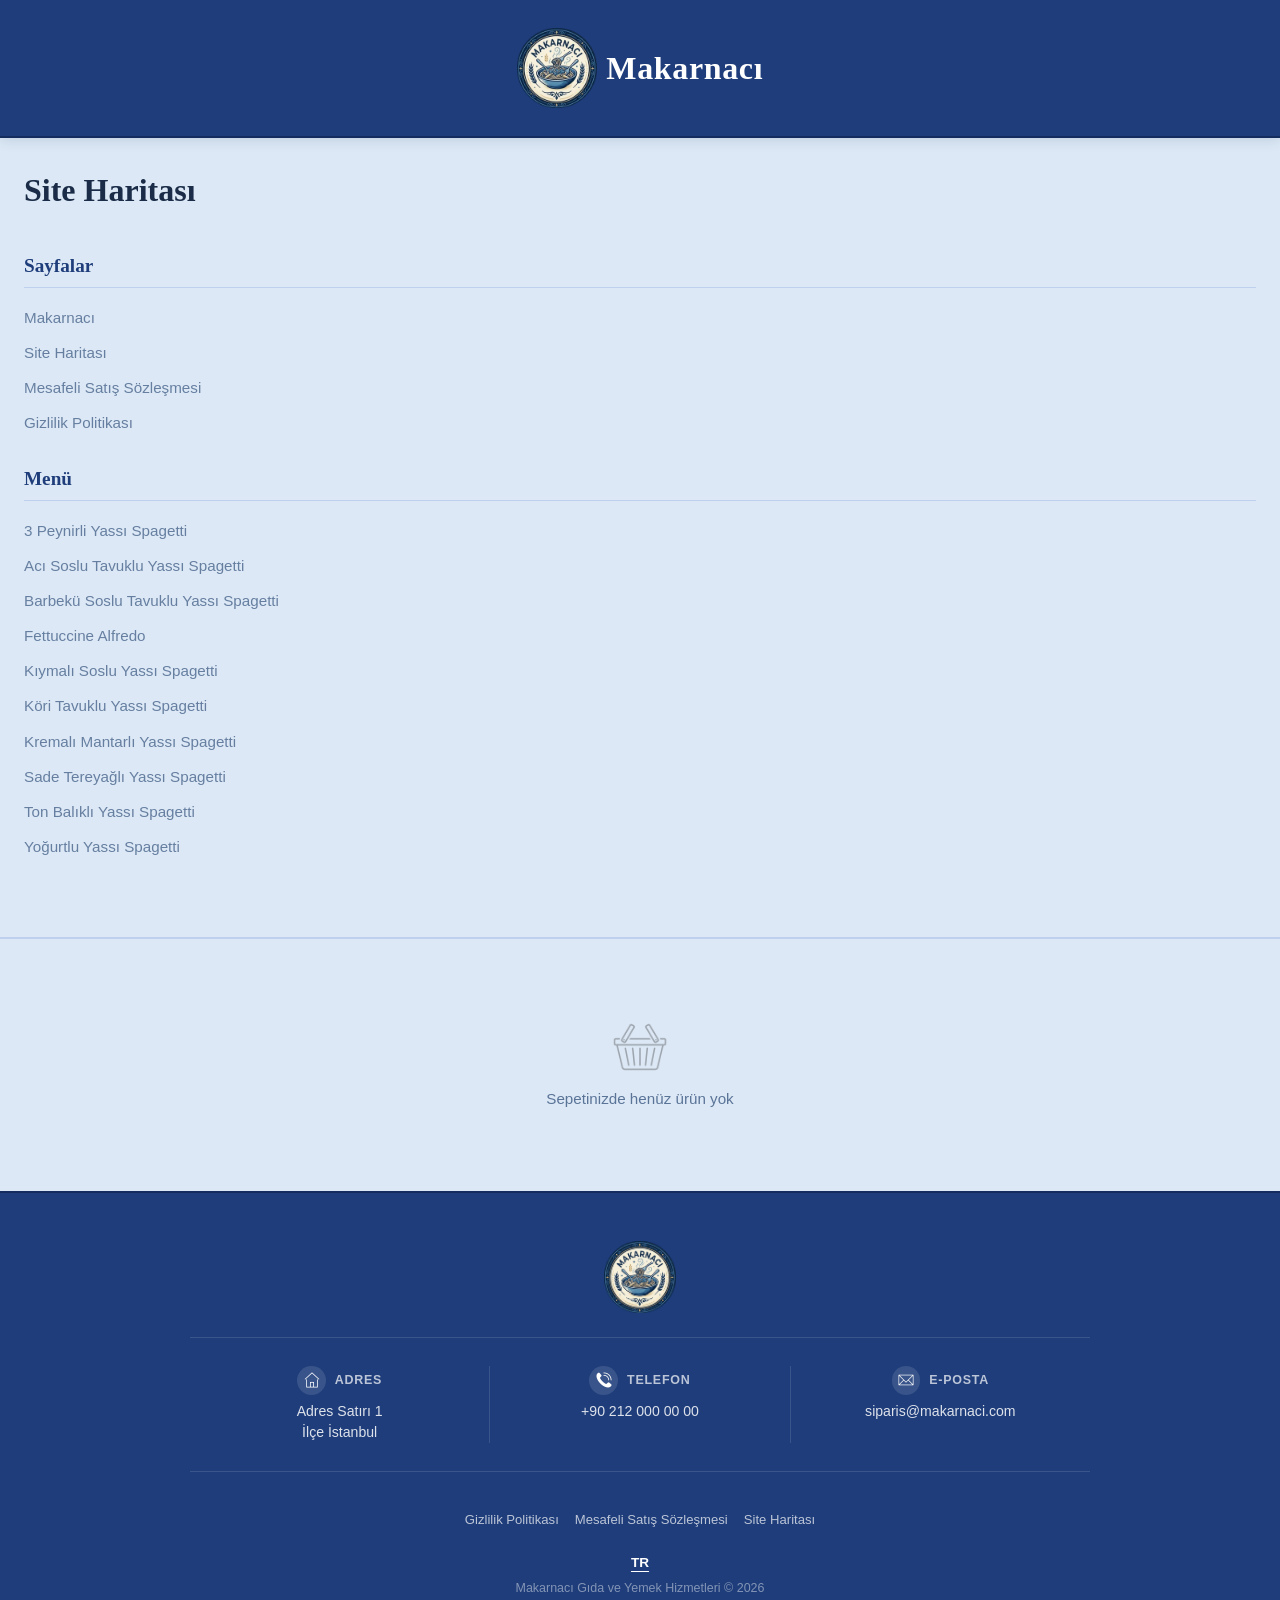
<file: pages/site-haritasi.html>
<!DOCTYPE html>
<html lang="tr">
  <head>
    <meta charset="utf-8">
    <meta name="viewport" content="width=device-width, initial-scale=1">
    <title>Site Haritası | Makarnacı</title>
    <meta name="description" content="Makarnacı web sitesinin tüm sayfalarını ve menü öğelerini listeleyen site haritası.">
    <meta name="keywords" content="makarnacı site haritası">
    <link rel="canonical" href="https://makarnaci.com/pages/site-haritasi.html">
    <link rel="alternate" hreflang="tr" href="https://makarnaci.com/pages/site-haritasi.html">
    
    <link rel="stylesheet" href="/site.css">
    <link rel="icon" href="/favicon.png" type="image/png"/>
  </head>
  <body>
    <section class="off">İnternet'e erişilemiyor, lütfen bağlantınızı kontrol ediniz.</section>
    <header>
      <a href="/" class="logo-link"><img src="/logo.webp" alt="Taze malzemeler, ustalıkla hazırlanmış makarnalar." title="Taze malzemeler, ustalıkla hazırlanmış makarnalar." /><span class="logo-brand">Makarnacı</span></a>
      
    </header>
    <main><article><h2>Site Haritası</h2><h3>Sayfalar</h3><ul><li><a href='/index.html'>Makarnacı</a></li><li><a href='/pages/site-haritasi.html'>Site Haritası</a></li><li><a href='/pages/satis-sozlesmesi.html'>Mesafeli Satış Sözleşmesi</a></li><li><a href='/pages/gizlilik-politikasi.html'>Gizlilik Politikası</a></li></ul><h3>Menü</h3><ul><li><a href='/products/3-peynirli-yassi-spagetti.html'>3 Peynirli Yassı Spagetti</a></li><li><a href='/products/aci-soslu-tavuklu-yassi-spagetti.html'>Acı Soslu Tavuklu Yassı Spagetti</a></li><li><a href='/products/barbeku-soslu-tavuklu-yassi-spagetti.html'>Barbekü Soslu Tavuklu Yassı Spagetti</a></li><li><a href='/products/fettuccine-alfredo.html'>Fettuccine Alfredo</a></li><li><a href='/products/kiymali-soslu-yassi-spagetti.html'>Kıymalı Soslu Yassı Spagetti</a></li><li><a href='/products/kori-tavuklu-yassi-spagetti.html'>Köri Tavuklu Yassı Spagetti</a></li><li><a href='/products/kremali-mantarli-yassi-spagetti.html'>Kremalı Mantarlı Yassı Spagetti</a></li><li><a href='/products/sade-tereyagli-yassi-spagetti.html'>Sade Tereyağlı Yassı Spagetti</a></li><li><a href='/products/ton-balikli-yassi-spagetti.html'>Ton Balıklı Yassı Spagetti</a></li><li><a href='/products/yogurtlu-yassi-spagetti.html'>Yoğurtlu Yassı Spagetti</a></li></ul></article></main>
    <section id="basket"></section>
    <footer>
  <img src="/logo.png" alt="Taze malzemeler, ustalıkla hazırlanmış makarnalar.">
  <div class="footer-contact">
    <div>
      <div><span><img src="/img/address.png" alt="Adres"></span><b>Adres</b></div>
      <span>Adres Satırı 1<br>İlçe İstanbul</span>
    </div><a href="tel:902120000000">
      <div><span><img src="/img/phone.png" alt="Telefon"></span><b>Telefon</b></div><span>+90 212 000 00 00</span>
    </a><a href="mailto:siparis@makarnaci.com">
      <div><span><img src="/img/email.png" alt="E-posta"></span><b>E-posta</b></div><span>siparis@makarnaci.com</span>
    </a>
  </div>
  <div class="footer-links"><a href="/pages/gizlilik-politikasi.html">Gizlilik Politikası</a><a href="/pages/satis-sozlesmesi.html">Mesafeli Satış Sözleşmesi</a><a href="/pages/site-haritasi.html">Site Haritası</a></div>
  <span class="lang"><b>TR</b></span>
  <p>Makarnacı Gıda ve Yemek Hizmetleri © 2026</p>
</footer>
    <script src="/site.js" defer></script>
  </body>
</html>
</file>
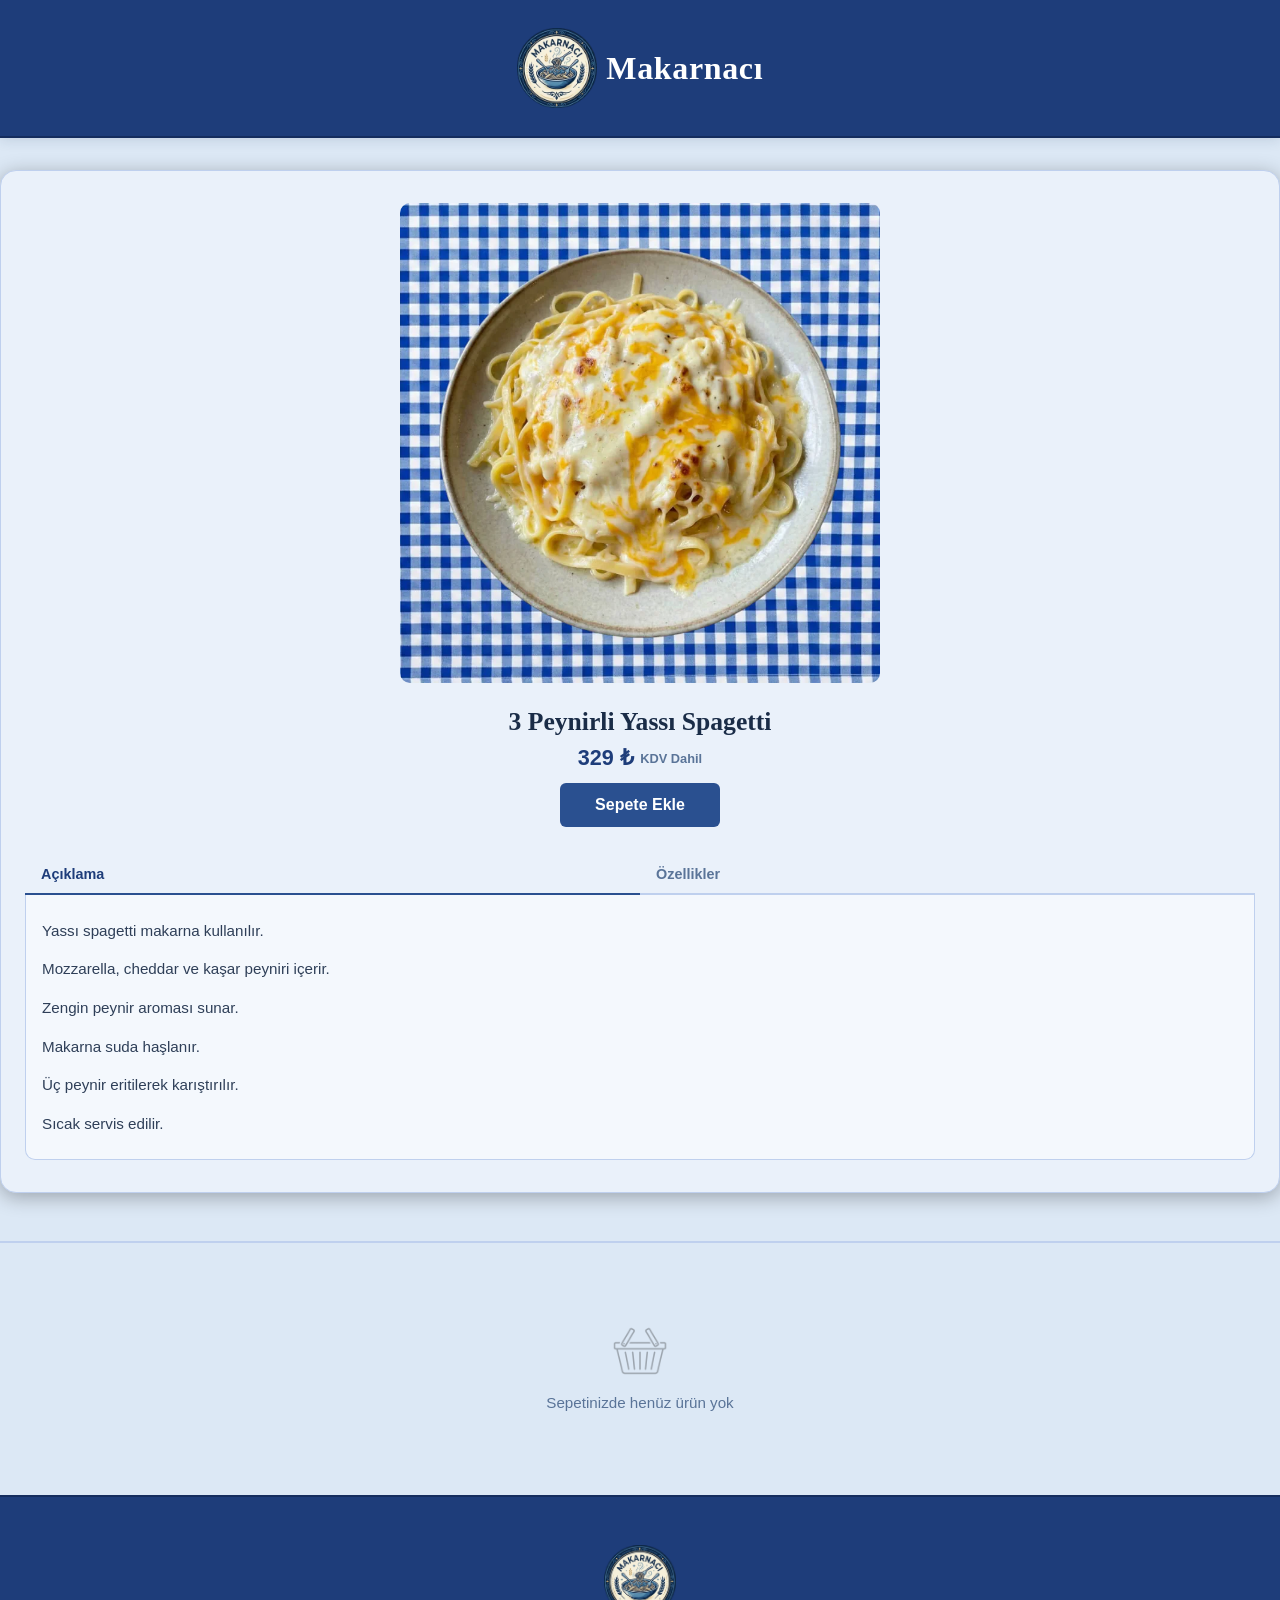
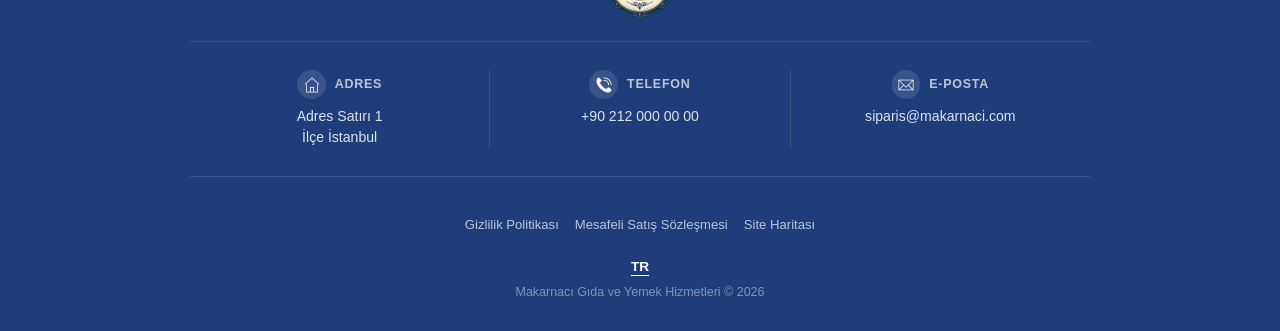
<file: products/3-peynirli-yassi-spagetti.html>
<!DOCTYPE html>
<html lang="tr">
  <head>
    <meta charset="utf-8">
    <meta name="viewport" content="width=device-width, initial-scale=1">
    <title>Makarnacı 3 Peynirli Yassı Spagetti | Makarnacı</title>
    <meta name="description" content="Mozzarella, cheddar ve kaşar peynirinin eşsiz uyumu ile hazırlanan yassı spagetti.">
    <meta name="keywords" content="peynirli makarna, soslu makarna, mozzarella makarna, cheddar makarna, kaşarlı makarna">
    <link rel="canonical" href="https://makarnaci.com/products/3-peynirli-yassi-spagetti.html">
    <link rel="alternate" hreflang="tr" href="https://makarnaci.com/products/3-peynirli-yassi-spagetti.html">
    
    <link rel="stylesheet" href="/site.css">
    <link rel="icon" href="/favicon.png" type="image/png"/>
  </head>
  <body>
    <section class="off">İnternet'e erişilemiyor, lütfen bağlantınızı kontrol ediniz.</section>
    <header>
      <a href="/" class="logo-link"><img src="/logo.webp" alt="Taze malzemeler, ustalıkla hazırlanmış makarnalar." title="Taze malzemeler, ustalıkla hazırlanmış makarnalar." /><span class="logo-brand">Makarnacı</span></a>
      
    </header>
    <main>
    <div class="pdt">
    <img src="/img/products/3-peynirli-yassi-spagetti-k.webp" data-src="/img/products/3-peynirli-yassi-spagetti.webp" loading="lazy" alt="Makarnacı 3 Peynirli Yassı Spagetti" title="Makarnacı 3 Peynirli Yassı Spagetti" />
    <h1 data-id="m8">3 Peynirli Yassı Spagetti</h1>
    <b>329 ₺ <i>KDV Dahil</i></b>
    <button data-id="m8">Sepete Ekle</button>
    <section class="tabs"><input type="radio" id="tab-desc" name="ptab" checked><input type="radio" id="tab-specs" name="ptab"><div class="tab-nav"><label for="tab-desc">Açıklama</label><label for="tab-specs">Özellikler</label></div><div class="tab-desc"><p>Yassı spagetti makarna kullanılır.</p><p>Mozzarella, cheddar ve kaşar peyniri içerir.</p><p>Zengin peynir aroması sunar.</p><p>Makarna suda haşlanır.</p><p>Üç peynir eritilerek karıştırılır.</p><p>Sıcak servis edilir.</p></div><div class="tab-specs"><table><tr><th>Net Miktar</th><td>340 g</td></tr></table></div></section>
    </div>
    </main>
    <section id="basket"></section>
    <footer>
  <img src="/logo.png" alt="Taze malzemeler, ustalıkla hazırlanmış makarnalar.">
  <div class="footer-contact">
    <div>
      <div><span><img src="/img/address.png" alt="Adres"></span><b>Adres</b></div>
      <span>Adres Satırı 1<br>İlçe İstanbul</span>
    </div><a href="tel:902120000000">
      <div><span><img src="/img/phone.png" alt="Telefon"></span><b>Telefon</b></div><span>+90 212 000 00 00</span>
    </a><a href="mailto:siparis@makarnaci.com">
      <div><span><img src="/img/email.png" alt="E-posta"></span><b>E-posta</b></div><span>siparis@makarnaci.com</span>
    </a>
  </div>
  <div class="footer-links"><a href="/pages/gizlilik-politikasi.html">Gizlilik Politikası</a><a href="/pages/satis-sozlesmesi.html">Mesafeli Satış Sözleşmesi</a><a href="/pages/site-haritasi.html">Site Haritası</a></div>
  <span class="lang"><b>TR</b></span>
  <p>Makarnacı Gıda ve Yemek Hizmetleri © 2026</p>
</footer>
    <script src="/site.js" defer></script>
    <script type="application/ld+json">{"@context":"https://schema.org/","@type":"Product","name":"Makarnacı 3 Peynirli Yassı Spagetti","productID":"m8","description":"Mozzarella, cheddar ve kaşar peynirinin eşsiz uyumu ile hazırlanan yassı spagetti.","url":"makarnaci.com/products/3-peynirli-yassi-spagetti.html","image":"makarnaci.com/images/3-peynirli-yassi-spagetti.webp","brand":{"@type":"Brand","name":"Makarnacı"},"manufacturer":{"@type":"Organization","name":"Makarnacı Gıda ve Yemek Hizmetleri","identifier":"TR34-0001","contactPoint":{"@type":"ContactPoint","telephone":"+902120000000","contactType":"customer service"},"address":{"@type":"PostalAddress","streetAddress":"Adres Satırı 1","addressLocality":"İstanbul","addressCountry":"TR"}},"keywords":"peynirli makarna, soslu makarna, mozzarella makarna, cheddar makarna, kaşarlı makarna","weight":{"@type":"QuantitativeValue","value":340,"unitCode":"GRM"},"additionalProperty":[{"@type":"PropertyValue","name":"Net Miktar","value":"340 g"}],"offers":{"@type":"Offer","url":"makarnaci.com/products/3-peynirli-yassi-spagetti.html","priceCurrency":"TRY","price":"329","priceValidUntil":"2026-04-15","itemCondition":"https://schema.org/NewCondition","availability":"https://schema.org/InStock"},"aggregateRating":{"@type":"AggregateRating","ratingValue":"5","reviewCount":"5","bestRating":"5","worstRating":"1"}}</script>
  </body>
</html>
</file>
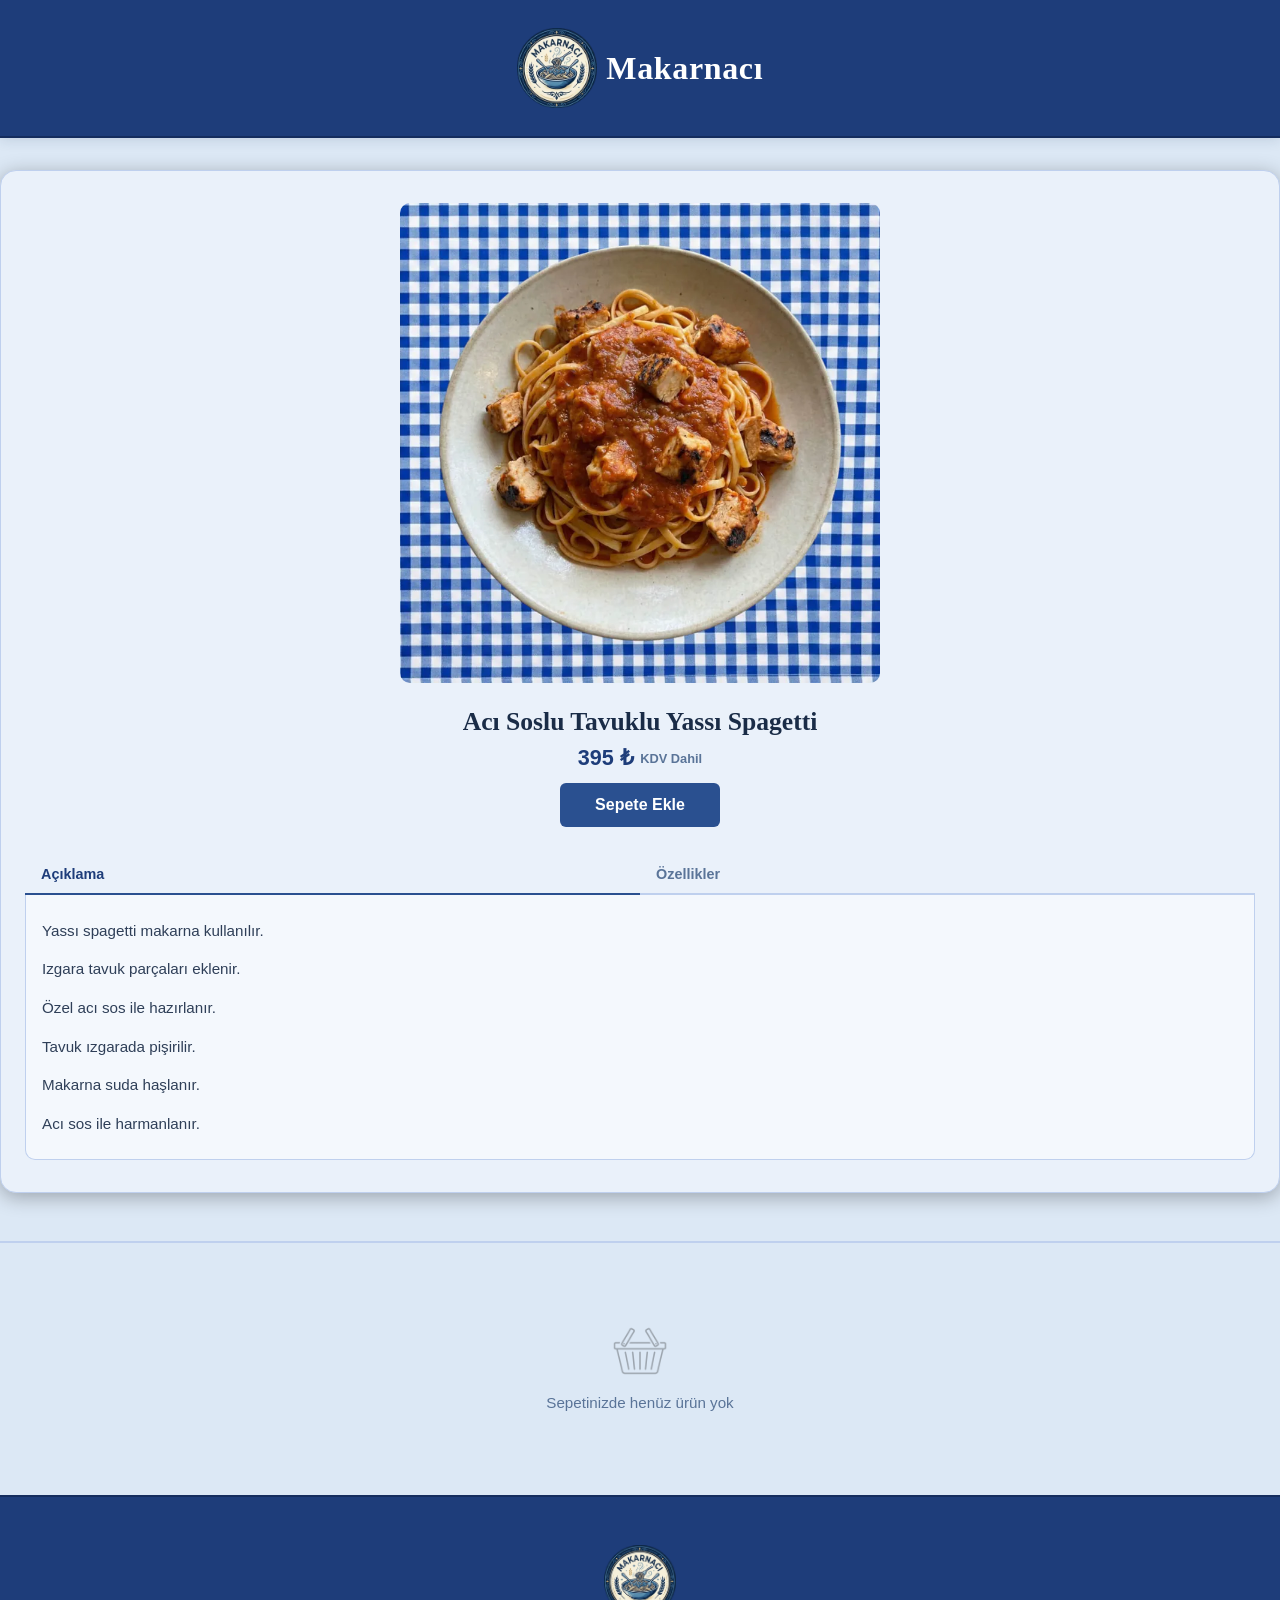
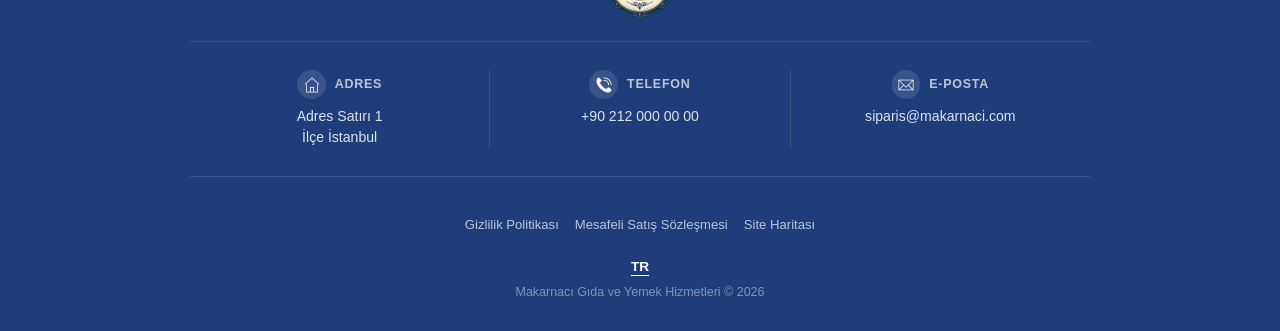
<file: products/aci-soslu-tavuklu-yassi-spagetti.html>
<!DOCTYPE html>
<html lang="tr">
  <head>
    <meta charset="utf-8">
    <meta name="viewport" content="width=device-width, initial-scale=1">
    <title>Makarnacı Acı Soslu Tavuklu Yassı Spagetti | Makarnacı</title>
    <meta name="description" content="Izgara tavuk ve acı sos ile lezzetlendirilmiş yassı spagetti.">
    <meta name="keywords" content="acılı makarna, tavuklu makarna, baharatlı makarna, hot sos, ateşli makarna">
    <link rel="canonical" href="https://makarnaci.com/products/aci-soslu-tavuklu-yassi-spagetti.html">
    <link rel="alternate" hreflang="tr" href="https://makarnaci.com/products/aci-soslu-tavuklu-yassi-spagetti.html">
    
    <link rel="stylesheet" href="/site.css">
    <link rel="icon" href="/favicon.png" type="image/png"/>
  </head>
  <body>
    <section class="off">İnternet'e erişilemiyor, lütfen bağlantınızı kontrol ediniz.</section>
    <header>
      <a href="/" class="logo-link"><img src="/logo.webp" alt="Taze malzemeler, ustalıkla hazırlanmış makarnalar." title="Taze malzemeler, ustalıkla hazırlanmış makarnalar." /><span class="logo-brand">Makarnacı</span></a>
      
    </header>
    <main>
    <div class="pdt">
    <img src="/img/products/aci-soslu-tavuklu-yassi-spagetti-k.webp" data-src="/img/products/aci-soslu-tavuklu-yassi-spagetti.webp" loading="lazy" alt="Makarnacı Acı Soslu Tavuklu Yassı Spagetti" title="Makarnacı Acı Soslu Tavuklu Yassı Spagetti" />
    <h1 data-id="m6">Acı Soslu Tavuklu Yassı Spagetti</h1>
    <b>395 ₺ <i>KDV Dahil</i></b>
    <button data-id="m6">Sepete Ekle</button>
    <section class="tabs"><input type="radio" id="tab-desc" name="ptab" checked><input type="radio" id="tab-specs" name="ptab"><div class="tab-nav"><label for="tab-desc">Açıklama</label><label for="tab-specs">Özellikler</label></div><div class="tab-desc"><p>Yassı spagetti makarna kullanılır.</p><p>Izgara tavuk parçaları eklenir.</p><p>Özel acı sos ile hazırlanır.</p><p>Tavuk ızgarada pişirilir.</p><p>Makarna suda haşlanır.</p><p>Acı sos ile harmanlanır.</p></div><div class="tab-specs"><table><tr><th>Net Miktar</th><td>360 g</td></tr></table></div></section>
    </div>
    </main>
    <section id="basket"></section>
    <footer>
  <img src="/logo.png" alt="Taze malzemeler, ustalıkla hazırlanmış makarnalar.">
  <div class="footer-contact">
    <div>
      <div><span><img src="/img/address.png" alt="Adres"></span><b>Adres</b></div>
      <span>Adres Satırı 1<br>İlçe İstanbul</span>
    </div><a href="tel:902120000000">
      <div><span><img src="/img/phone.png" alt="Telefon"></span><b>Telefon</b></div><span>+90 212 000 00 00</span>
    </a><a href="mailto:siparis@makarnaci.com">
      <div><span><img src="/img/email.png" alt="E-posta"></span><b>E-posta</b></div><span>siparis@makarnaci.com</span>
    </a>
  </div>
  <div class="footer-links"><a href="/pages/gizlilik-politikasi.html">Gizlilik Politikası</a><a href="/pages/satis-sozlesmesi.html">Mesafeli Satış Sözleşmesi</a><a href="/pages/site-haritasi.html">Site Haritası</a></div>
  <span class="lang"><b>TR</b></span>
  <p>Makarnacı Gıda ve Yemek Hizmetleri © 2026</p>
</footer>
    <script src="/site.js" defer></script>
    <script type="application/ld+json">{"@context":"https://schema.org/","@type":"Product","name":"Makarnacı Acı Soslu Tavuklu Yassı Spagetti","productID":"m6","description":"Izgara tavuk ve acı sos ile lezzetlendirilmiş yassı spagetti.","url":"makarnaci.com/products/aci-soslu-tavuklu-yassi-spagetti.html","image":"makarnaci.com/images/aci-soslu-tavuklu-yassi-spagetti.webp","brand":{"@type":"Brand","name":"Makarnacı"},"manufacturer":{"@type":"Organization","name":"Makarnacı Gıda ve Yemek Hizmetleri","identifier":"TR34-0001","contactPoint":{"@type":"ContactPoint","telephone":"+902120000000","contactType":"customer service"},"address":{"@type":"PostalAddress","streetAddress":"Adres Satırı 1","addressLocality":"İstanbul","addressCountry":"TR"}},"keywords":"acılı makarna, tavuklu makarna, baharatlı makarna, hot sos, ateşli makarna","weight":{"@type":"QuantitativeValue","value":360,"unitCode":"GRM"},"additionalProperty":[{"@type":"PropertyValue","name":"Net Miktar","value":"360 g"}],"offers":{"@type":"Offer","url":"makarnaci.com/products/aci-soslu-tavuklu-yassi-spagetti.html","priceCurrency":"TRY","price":"395","priceValidUntil":"2026-04-15","itemCondition":"https://schema.org/NewCondition","availability":"https://schema.org/InStock"},"aggregateRating":{"@type":"AggregateRating","ratingValue":"5","reviewCount":"4","bestRating":"5","worstRating":"1"}}</script>
  </body>
</html>
</file>
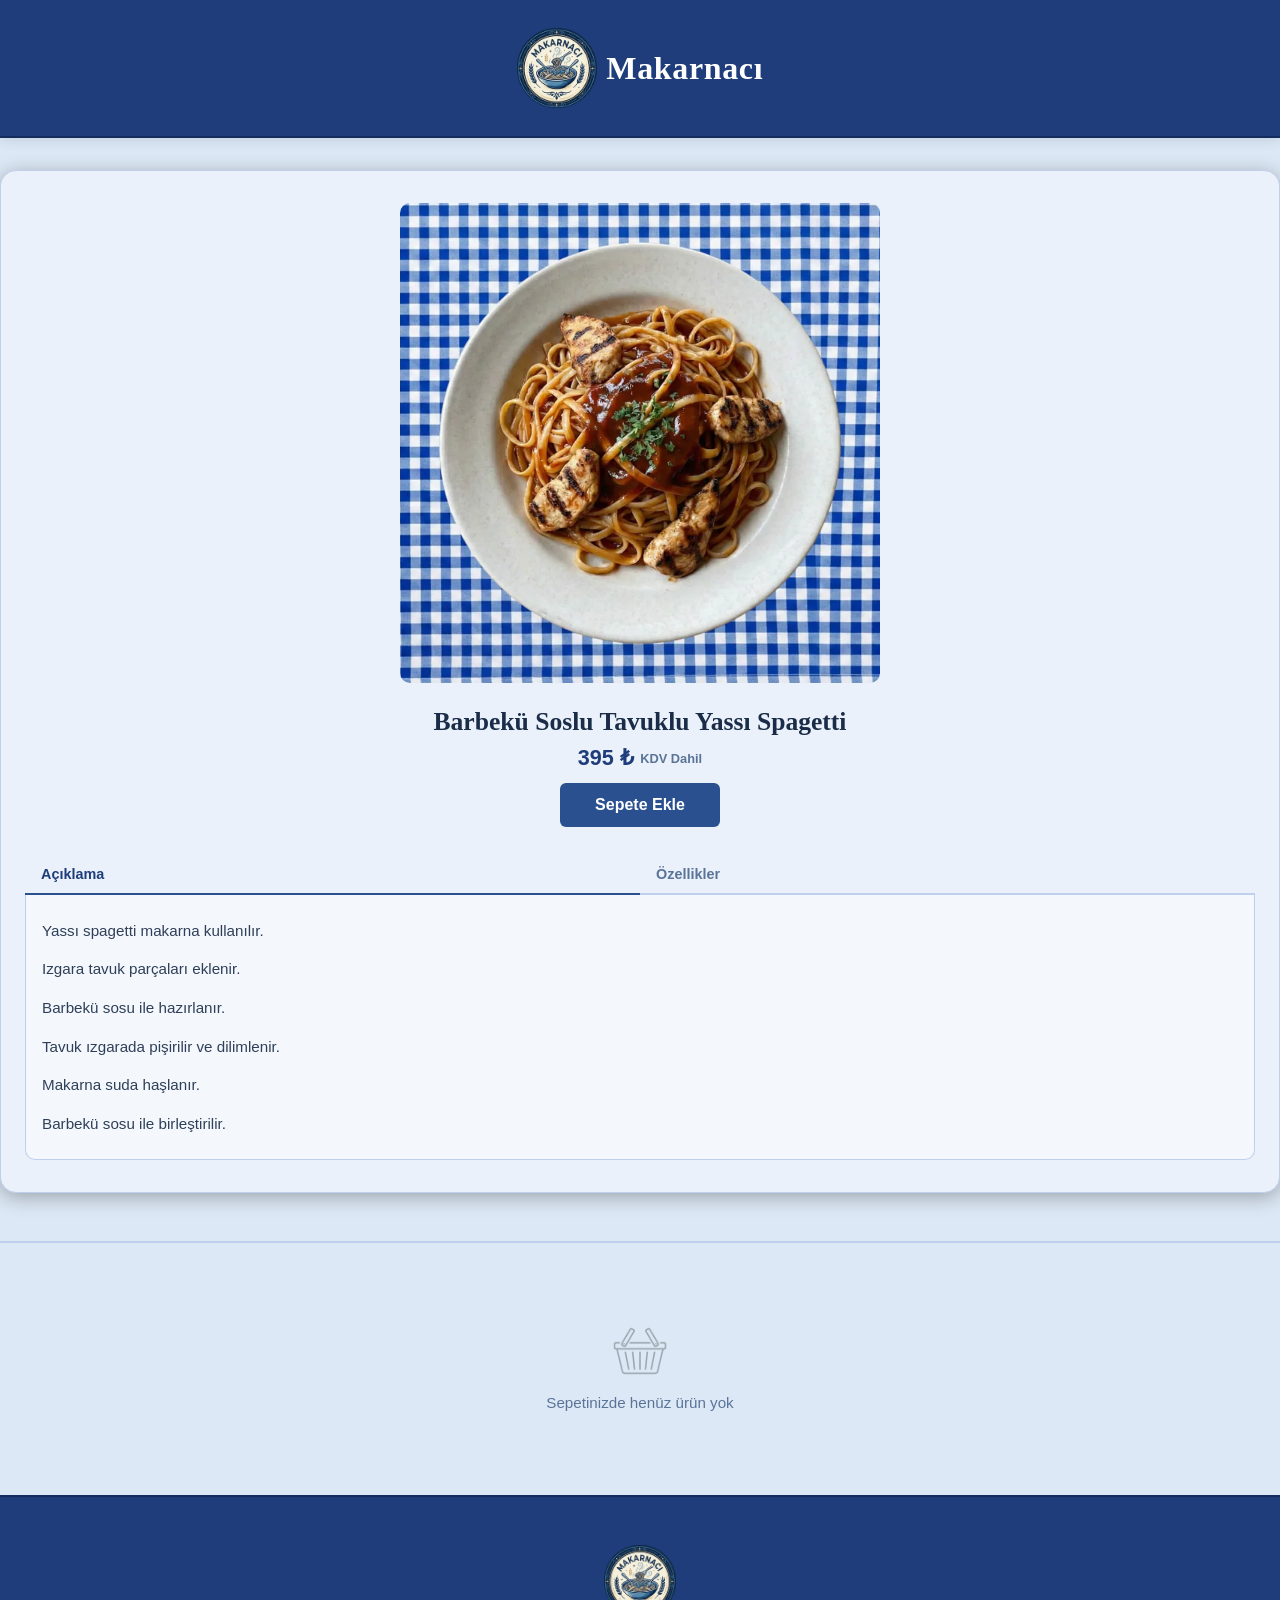
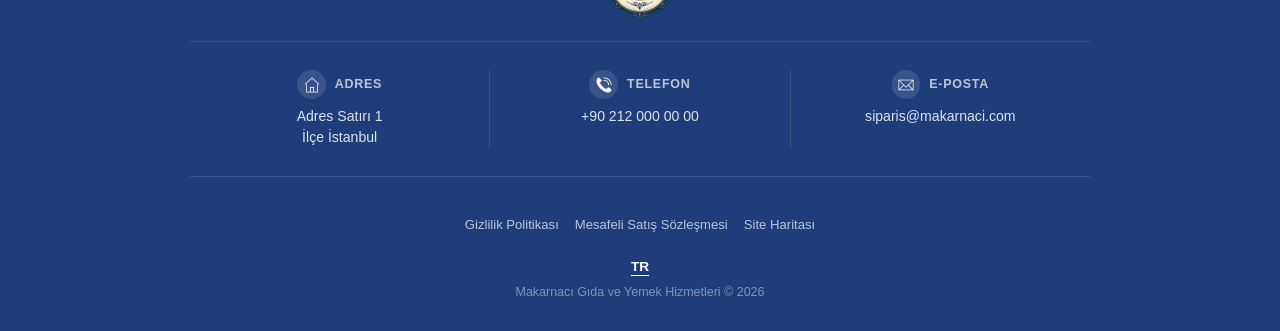
<file: products/barbeku-soslu-tavuklu-yassi-spagetti.html>
<!DOCTYPE html>
<html lang="tr">
  <head>
    <meta charset="utf-8">
    <meta name="viewport" content="width=device-width, initial-scale=1">
    <title>Makarnacı Barbekü Soslu Tavuklu Yassı Spagetti | Makarnacı</title>
    <meta name="description" content="Izgara tavuk ve barbekü sosunun mükemmel uyumu ile hazırlanan yassı spagetti.">
    <meta name="keywords" content="barbekü makarna, tavuklu makarna, BBQ makarna, soslu makarna, yassı makarna">
    <link rel="canonical" href="https://makarnaci.com/products/barbeku-soslu-tavuklu-yassi-spagetti.html">
    <link rel="alternate" hreflang="tr" href="https://makarnaci.com/products/barbeku-soslu-tavuklu-yassi-spagetti.html">
    
    <link rel="stylesheet" href="/site.css">
    <link rel="icon" href="/favicon.png" type="image/png"/>
  </head>
  <body>
    <section class="off">İnternet'e erişilemiyor, lütfen bağlantınızı kontrol ediniz.</section>
    <header>
      <a href="/" class="logo-link"><img src="/logo.webp" alt="Taze malzemeler, ustalıkla hazırlanmış makarnalar." title="Taze malzemeler, ustalıkla hazırlanmış makarnalar." /><span class="logo-brand">Makarnacı</span></a>
      
    </header>
    <main>
    <div class="pdt">
    <img src="/img/products/barbeku-soslu-tavuklu-yassi-spagetti-k.webp" data-src="/img/products/barbeku-soslu-tavuklu-yassi-spagetti.webp" loading="lazy" alt="Makarnacı Barbekü Soslu Tavuklu Yassı Spagetti" title="Makarnacı Barbekü Soslu Tavuklu Yassı Spagetti" />
    <h1 data-id="m5">Barbekü Soslu Tavuklu Yassı Spagetti</h1>
    <b>395 ₺ <i>KDV Dahil</i></b>
    <button data-id="m5">Sepete Ekle</button>
    <section class="tabs"><input type="radio" id="tab-desc" name="ptab" checked><input type="radio" id="tab-specs" name="ptab"><div class="tab-nav"><label for="tab-desc">Açıklama</label><label for="tab-specs">Özellikler</label></div><div class="tab-desc"><p>Yassı spagetti makarna kullanılır.</p><p>Izgara tavuk parçaları eklenir.</p><p>Barbekü sosu ile hazırlanır.</p><p>Tavuk ızgarada pişirilir ve dilimlenir.</p><p>Makarna suda haşlanır.</p><p>Barbekü sosu ile birleştirilir.</p></div><div class="tab-specs"><table><tr><th>Net Miktar</th><td>360 g</td></tr></table></div></section>
    </div>
    </main>
    <section id="basket"></section>
    <footer>
  <img src="/logo.png" alt="Taze malzemeler, ustalıkla hazırlanmış makarnalar.">
  <div class="footer-contact">
    <div>
      <div><span><img src="/img/address.png" alt="Adres"></span><b>Adres</b></div>
      <span>Adres Satırı 1<br>İlçe İstanbul</span>
    </div><a href="tel:902120000000">
      <div><span><img src="/img/phone.png" alt="Telefon"></span><b>Telefon</b></div><span>+90 212 000 00 00</span>
    </a><a href="mailto:siparis@makarnaci.com">
      <div><span><img src="/img/email.png" alt="E-posta"></span><b>E-posta</b></div><span>siparis@makarnaci.com</span>
    </a>
  </div>
  <div class="footer-links"><a href="/pages/gizlilik-politikasi.html">Gizlilik Politikası</a><a href="/pages/satis-sozlesmesi.html">Mesafeli Satış Sözleşmesi</a><a href="/pages/site-haritasi.html">Site Haritası</a></div>
  <span class="lang"><b>TR</b></span>
  <p>Makarnacı Gıda ve Yemek Hizmetleri © 2026</p>
</footer>
    <script src="/site.js" defer></script>
    <script type="application/ld+json">{"@context":"https://schema.org/","@type":"Product","name":"Makarnacı Barbekü Soslu Tavuklu Yassı Spagetti","productID":"m5","description":"Izgara tavuk ve barbekü sosunun mükemmel uyumu ile hazırlanan yassı spagetti.","url":"makarnaci.com/products/barbeku-soslu-tavuklu-yassi-spagetti.html","image":"makarnaci.com/images/barbeku-soslu-tavuklu-yassi-spagetti.webp","brand":{"@type":"Brand","name":"Makarnacı"},"manufacturer":{"@type":"Organization","name":"Makarnacı Gıda ve Yemek Hizmetleri","identifier":"TR34-0001","contactPoint":{"@type":"ContactPoint","telephone":"+902120000000","contactType":"customer service"},"address":{"@type":"PostalAddress","streetAddress":"Adres Satırı 1","addressLocality":"İstanbul","addressCountry":"TR"}},"keywords":"barbekü makarna, tavuklu makarna, BBQ makarna, soslu makarna, yassı makarna","weight":{"@type":"QuantitativeValue","value":360,"unitCode":"GRM"},"additionalProperty":[{"@type":"PropertyValue","name":"Net Miktar","value":"360 g"}],"offers":{"@type":"Offer","url":"makarnaci.com/products/barbeku-soslu-tavuklu-yassi-spagetti.html","priceCurrency":"TRY","price":"395","priceValidUntil":"2026-04-15","itemCondition":"https://schema.org/NewCondition","availability":"https://schema.org/InStock"},"aggregateRating":{"@type":"AggregateRating","ratingValue":"5","reviewCount":"5","bestRating":"5","worstRating":"1"}}</script>
  </body>
</html>
</file>
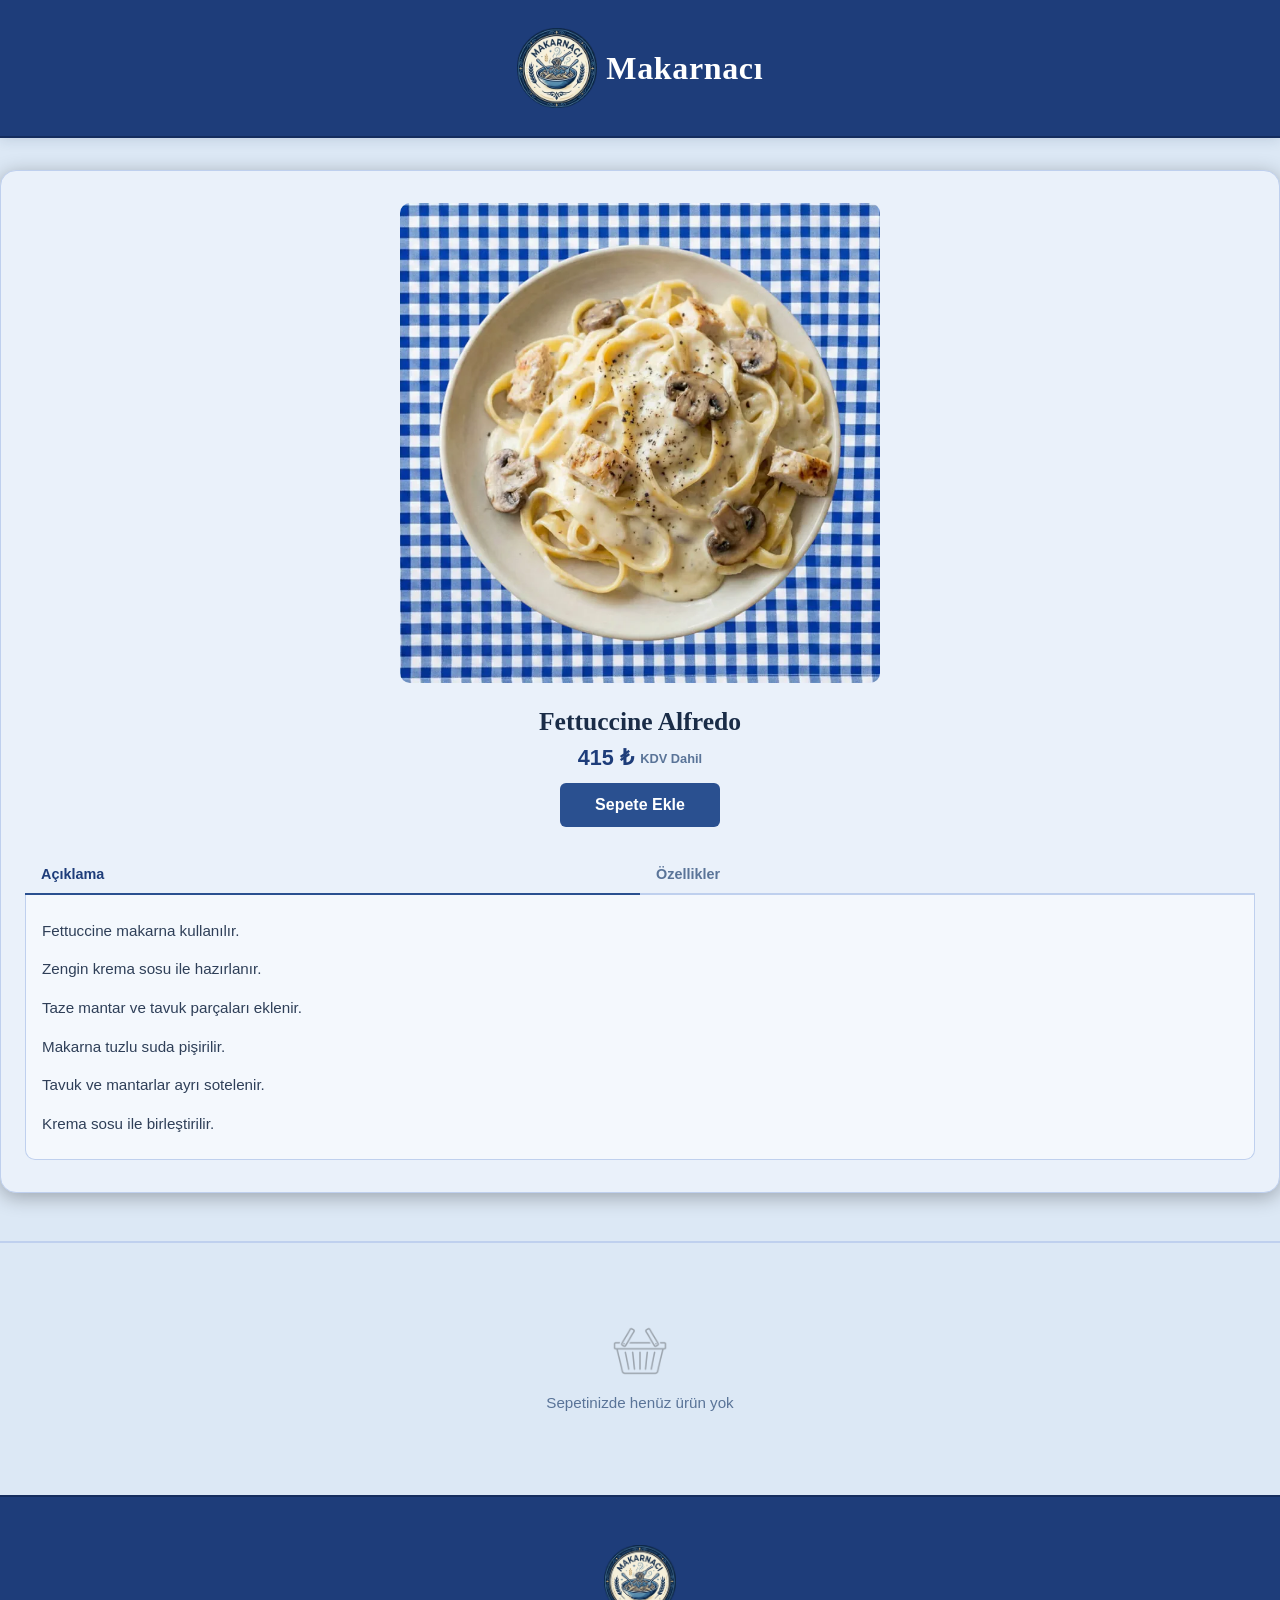
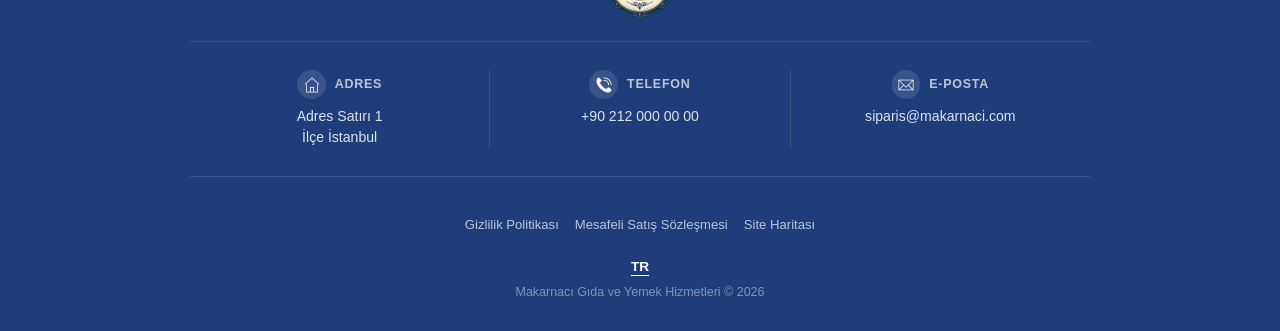
<file: products/fettuccine-alfredo.html>
<!DOCTYPE html>
<html lang="tr">
  <head>
    <meta charset="utf-8">
    <meta name="viewport" content="width=device-width, initial-scale=1">
    <title>Makarnacı Fettuccine Alfredo | Makarnacı</title>
    <meta name="description" content="Krema sosu, mantar ve tavuk ile hazırlanan klasik İtalyan lezzeti.">
    <meta name="keywords" content="fettuccine alfredo, kremalı makarna, tavuklu makarna, mantarlı makarna, İtalyan makarna">
    <link rel="canonical" href="https://makarnaci.com/products/fettuccine-alfredo.html">
    <link rel="alternate" hreflang="tr" href="https://makarnaci.com/products/fettuccine-alfredo.html">
    
    <link rel="stylesheet" href="/site.css">
    <link rel="icon" href="/favicon.png" type="image/png"/>
  </head>
  <body>
    <section class="off">İnternet'e erişilemiyor, lütfen bağlantınızı kontrol ediniz.</section>
    <header>
      <a href="/" class="logo-link"><img src="/logo.webp" alt="Taze malzemeler, ustalıkla hazırlanmış makarnalar." title="Taze malzemeler, ustalıkla hazırlanmış makarnalar." /><span class="logo-brand">Makarnacı</span></a>
      
    </header>
    <main>
    <div class="pdt">
    <img src="/img/products/fettuccine-alfredo-k.webp" data-src="/img/products/fettuccine-alfredo.webp" loading="lazy" alt="Makarnacı Fettuccine Alfredo" title="Makarnacı Fettuccine Alfredo" />
    <h1 data-id="m1">Fettuccine Alfredo</h1>
    <b>415 ₺ <i>KDV Dahil</i></b>
    <button data-id="m1">Sepete Ekle</button>
    <section class="tabs"><input type="radio" id="tab-desc" name="ptab" checked><input type="radio" id="tab-specs" name="ptab"><div class="tab-nav"><label for="tab-desc">Açıklama</label><label for="tab-specs">Özellikler</label></div><div class="tab-desc"><p>Fettuccine makarna kullanılır.</p><p>Zengin krema sosu ile hazırlanır.</p><p>Taze mantar ve tavuk parçaları eklenir.</p><p>Makarna tuzlu suda pişirilir.</p><p>Tavuk ve mantarlar ayrı sotelenir.</p><p>Krema sosu ile birleştirilir.</p></div><div class="tab-specs"><table><tr><th>Net Miktar</th><td>350 g</td></tr></table></div></section>
    </div>
    </main>
    <section id="basket"></section>
    <footer>
  <img src="/logo.png" alt="Taze malzemeler, ustalıkla hazırlanmış makarnalar.">
  <div class="footer-contact">
    <div>
      <div><span><img src="/img/address.png" alt="Adres"></span><b>Adres</b></div>
      <span>Adres Satırı 1<br>İlçe İstanbul</span>
    </div><a href="tel:902120000000">
      <div><span><img src="/img/phone.png" alt="Telefon"></span><b>Telefon</b></div><span>+90 212 000 00 00</span>
    </a><a href="mailto:siparis@makarnaci.com">
      <div><span><img src="/img/email.png" alt="E-posta"></span><b>E-posta</b></div><span>siparis@makarnaci.com</span>
    </a>
  </div>
  <div class="footer-links"><a href="/pages/gizlilik-politikasi.html">Gizlilik Politikası</a><a href="/pages/satis-sozlesmesi.html">Mesafeli Satış Sözleşmesi</a><a href="/pages/site-haritasi.html">Site Haritası</a></div>
  <span class="lang"><b>TR</b></span>
  <p>Makarnacı Gıda ve Yemek Hizmetleri © 2026</p>
</footer>
    <script src="/site.js" defer></script>
    <script type="application/ld+json">{"@context":"https://schema.org/","@type":"Product","name":"Makarnacı Fettuccine Alfredo","productID":"m1","description":"Krema sosu, mantar ve tavuk ile hazırlanan klasik İtalyan lezzeti.","url":"makarnaci.com/products/fettuccine-alfredo.html","image":"makarnaci.com/images/fettuccine-alfredo.webp","brand":{"@type":"Brand","name":"Makarnacı"},"manufacturer":{"@type":"Organization","name":"Makarnacı Gıda ve Yemek Hizmetleri","identifier":"TR34-0001","contactPoint":{"@type":"ContactPoint","telephone":"+902120000000","contactType":"customer service"},"address":{"@type":"PostalAddress","streetAddress":"Adres Satırı 1","addressLocality":"İstanbul","addressCountry":"TR"}},"keywords":"fettuccine alfredo, kremalı makarna, tavuklu makarna, mantarlı makarna, İtalyan makarna","weight":{"@type":"QuantitativeValue","value":350,"unitCode":"GRM"},"additionalProperty":[{"@type":"PropertyValue","name":"Net Miktar","value":"350 g"}],"offers":{"@type":"Offer","url":"makarnaci.com/products/fettuccine-alfredo.html","priceCurrency":"TRY","price":"415","priceValidUntil":"2026-04-15","itemCondition":"https://schema.org/NewCondition","availability":"https://schema.org/InStock"},"aggregateRating":{"@type":"AggregateRating","ratingValue":"5","reviewCount":"4","bestRating":"5","worstRating":"1"}}</script>
  </body>
</html>
</file>
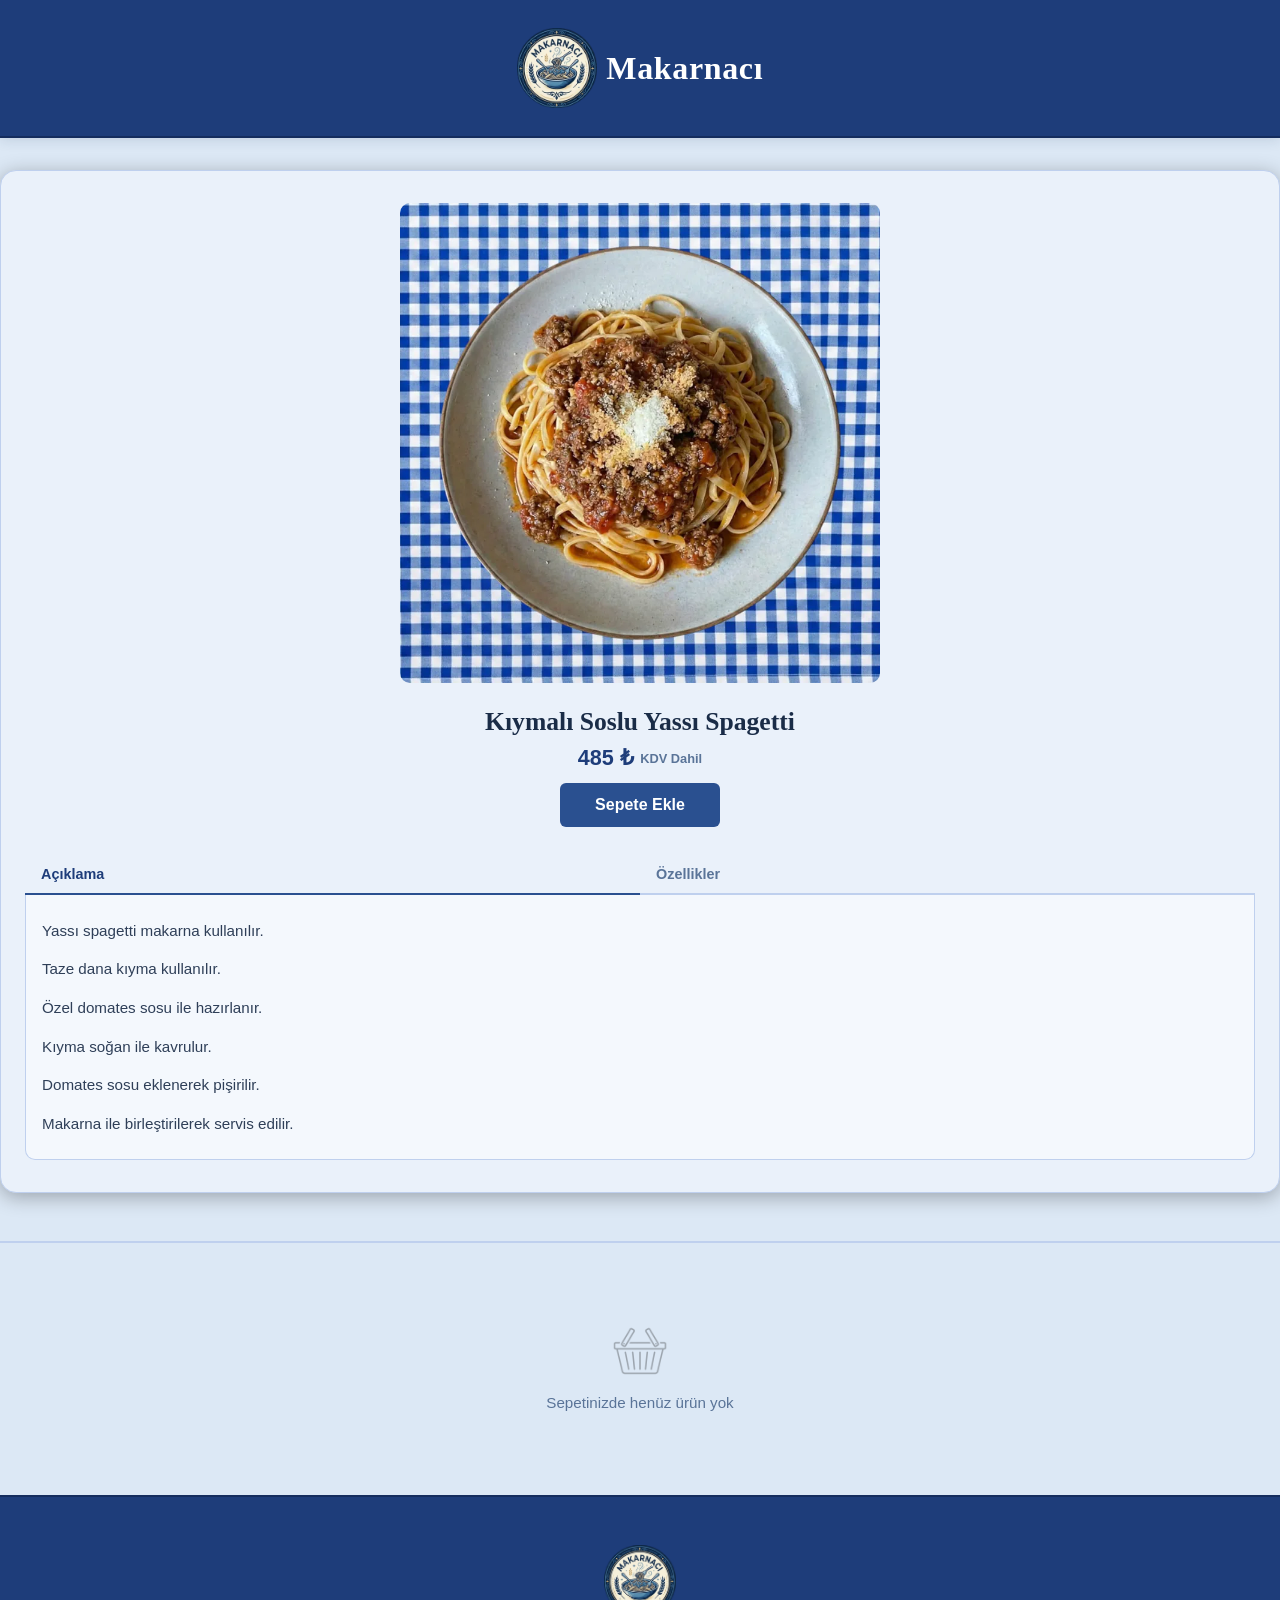
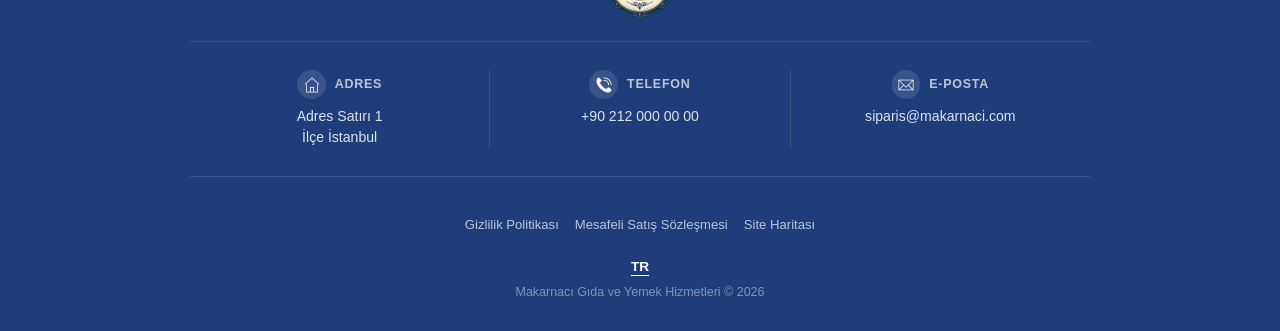
<file: products/kiymali-soslu-yassi-spagetti.html>
<!DOCTYPE html>
<html lang="tr">
  <head>
    <meta charset="utf-8">
    <meta name="viewport" content="width=device-width, initial-scale=1">
    <title>Makarnacı Kıymalı Soslu Yassı Spagetti | Makarnacı</title>
    <meta name="description" content="Özel domates soslu kıyma ile hazırlanan yassı spagetti.">
    <meta name="keywords" content="kıymalı makarna, bolonez makarna, soslu makarna, domates soslu, klasik makarna">
    <link rel="canonical" href="https://makarnaci.com/products/kiymali-soslu-yassi-spagetti.html">
    <link rel="alternate" hreflang="tr" href="https://makarnaci.com/products/kiymali-soslu-yassi-spagetti.html">
    
    <link rel="stylesheet" href="/site.css">
    <link rel="icon" href="/favicon.png" type="image/png"/>
  </head>
  <body>
    <section class="off">İnternet'e erişilemiyor, lütfen bağlantınızı kontrol ediniz.</section>
    <header>
      <a href="/" class="logo-link"><img src="/logo.webp" alt="Taze malzemeler, ustalıkla hazırlanmış makarnalar." title="Taze malzemeler, ustalıkla hazırlanmış makarnalar." /><span class="logo-brand">Makarnacı</span></a>
      
    </header>
    <main>
    <div class="pdt">
    <img src="/img/products/kiymali-soslu-yassi-spagetti-k.webp" data-src="/img/products/kiymali-soslu-yassi-spagetti.webp" loading="lazy" alt="Makarnacı Kıymalı Soslu Yassı Spagetti" title="Makarnacı Kıymalı Soslu Yassı Spagetti" />
    <h1 data-id="m7">Kıymalı Soslu Yassı Spagetti</h1>
    <b>485 ₺ <i>KDV Dahil</i></b>
    <button data-id="m7">Sepete Ekle</button>
    <section class="tabs"><input type="radio" id="tab-desc" name="ptab" checked><input type="radio" id="tab-specs" name="ptab"><div class="tab-nav"><label for="tab-desc">Açıklama</label><label for="tab-specs">Özellikler</label></div><div class="tab-desc"><p>Yassı spagetti makarna kullanılır.</p><p>Taze dana kıyma kullanılır.</p><p>Özel domates sosu ile hazırlanır.</p><p>Kıyma soğan ile kavrulur.</p><p>Domates sosu eklenerek pişirilir.</p><p>Makarna ile birleştirilerek servis edilir.</p></div><div class="tab-specs"><table><tr><th>Net Miktar</th><td>380 g</td></tr></table></div></section>
    </div>
    </main>
    <section id="basket"></section>
    <footer>
  <img src="/logo.png" alt="Taze malzemeler, ustalıkla hazırlanmış makarnalar.">
  <div class="footer-contact">
    <div>
      <div><span><img src="/img/address.png" alt="Adres"></span><b>Adres</b></div>
      <span>Adres Satırı 1<br>İlçe İstanbul</span>
    </div><a href="tel:902120000000">
      <div><span><img src="/img/phone.png" alt="Telefon"></span><b>Telefon</b></div><span>+90 212 000 00 00</span>
    </a><a href="mailto:siparis@makarnaci.com">
      <div><span><img src="/img/email.png" alt="E-posta"></span><b>E-posta</b></div><span>siparis@makarnaci.com</span>
    </a>
  </div>
  <div class="footer-links"><a href="/pages/gizlilik-politikasi.html">Gizlilik Politikası</a><a href="/pages/satis-sozlesmesi.html">Mesafeli Satış Sözleşmesi</a><a href="/pages/site-haritasi.html">Site Haritası</a></div>
  <span class="lang"><b>TR</b></span>
  <p>Makarnacı Gıda ve Yemek Hizmetleri © 2026</p>
</footer>
    <script src="/site.js" defer></script>
    <script type="application/ld+json">{"@context":"https://schema.org/","@type":"Product","name":"Makarnacı Kıymalı Soslu Yassı Spagetti","productID":"m7","description":"Özel domates soslu kıyma ile hazırlanan yassı spagetti.","url":"makarnaci.com/products/kiymali-soslu-yassi-spagetti.html","image":"makarnaci.com/images/kiymali-soslu-yassi-spagetti.webp","brand":{"@type":"Brand","name":"Makarnacı"},"manufacturer":{"@type":"Organization","name":"Makarnacı Gıda ve Yemek Hizmetleri","identifier":"TR34-0001","contactPoint":{"@type":"ContactPoint","telephone":"+902120000000","contactType":"customer service"},"address":{"@type":"PostalAddress","streetAddress":"Adres Satırı 1","addressLocality":"İstanbul","addressCountry":"TR"}},"keywords":"kıymalı makarna, bolonez makarna, soslu makarna, domates soslu, klasik makarna","weight":{"@type":"QuantitativeValue","value":380,"unitCode":"GRM"},"additionalProperty":[{"@type":"PropertyValue","name":"Net Miktar","value":"380 g"}],"offers":{"@type":"Offer","url":"makarnaci.com/products/kiymali-soslu-yassi-spagetti.html","priceCurrency":"TRY","price":"485","priceValidUntil":"2026-04-15","itemCondition":"https://schema.org/NewCondition","availability":"https://schema.org/InStock"},"aggregateRating":{"@type":"AggregateRating","ratingValue":"5","reviewCount":"8","bestRating":"5","worstRating":"1"}}</script>
  </body>
</html>
</file>
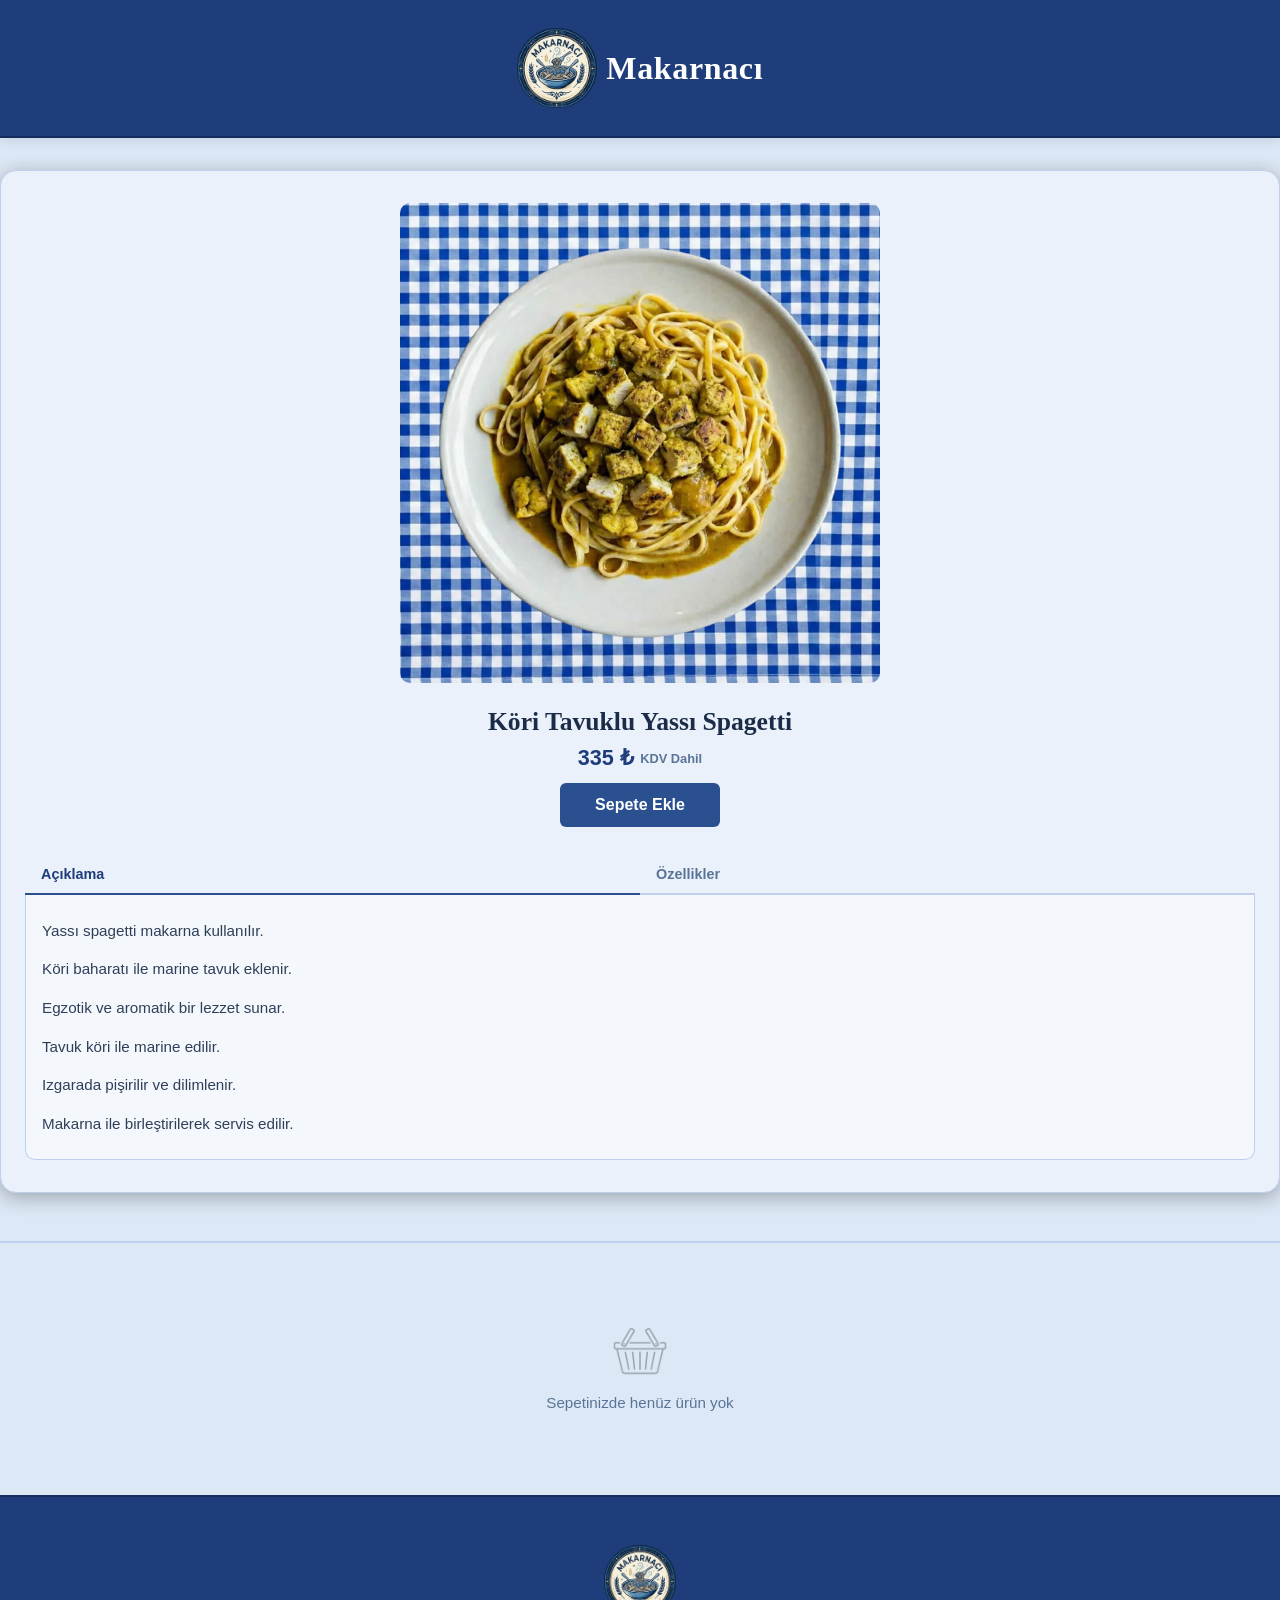
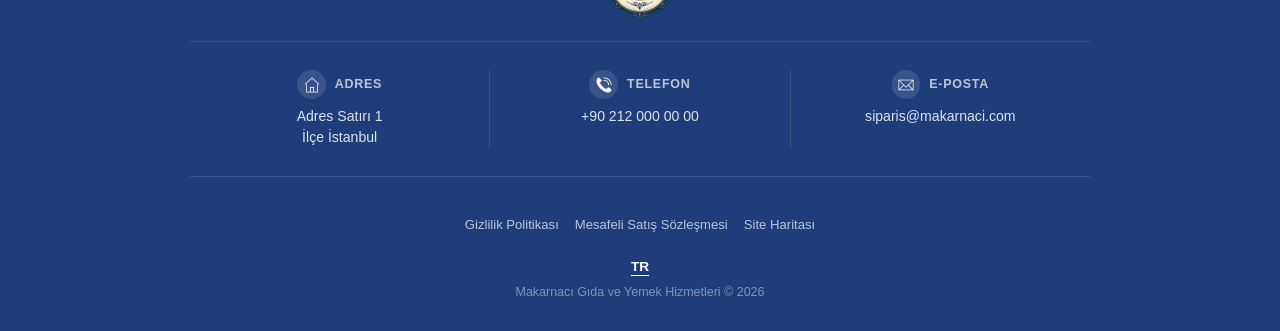
<file: products/kori-tavuklu-yassi-spagetti.html>
<!DOCTYPE html>
<html lang="tr">
  <head>
    <meta charset="utf-8">
    <meta name="viewport" content="width=device-width, initial-scale=1">
    <title>Makarnacı Köri Tavuklu Yassı Spagetti | Makarnacı</title>
    <meta name="description" content="Köri baharatı ile lezzetlendirilmiş ızgara tavuk eşliğinde yassı spagetti.">
    <meta name="keywords" content="körili makarna, tavuklu makarna, soslu makarna, yassı makarna, baharatlı makarna">
    <link rel="canonical" href="https://makarnaci.com/products/kori-tavuklu-yassi-spagetti.html">
    <link rel="alternate" hreflang="tr" href="https://makarnaci.com/products/kori-tavuklu-yassi-spagetti.html">
    
    <link rel="stylesheet" href="/site.css">
    <link rel="icon" href="/favicon.png" type="image/png"/>
  </head>
  <body>
    <section class="off">İnternet'e erişilemiyor, lütfen bağlantınızı kontrol ediniz.</section>
    <header>
      <a href="/" class="logo-link"><img src="/logo.webp" alt="Taze malzemeler, ustalıkla hazırlanmış makarnalar." title="Taze malzemeler, ustalıkla hazırlanmış makarnalar." /><span class="logo-brand">Makarnacı</span></a>
      
    </header>
    <main>
    <div class="pdt">
    <img src="/img/products/kori-tavuklu-yassi-spagetti-k.webp" data-src="/img/products/kori-tavuklu-yassi-spagetti.webp" loading="lazy" alt="Makarnacı Köri Tavuklu Yassı Spagetti" title="Makarnacı Köri Tavuklu Yassı Spagetti" />
    <h1 data-id="m10">Köri Tavuklu Yassı Spagetti</h1>
    <b>335 ₺ <i>KDV Dahil</i></b>
    <button data-id="m10">Sepete Ekle</button>
    <section class="tabs"><input type="radio" id="tab-desc" name="ptab" checked><input type="radio" id="tab-specs" name="ptab"><div class="tab-nav"><label for="tab-desc">Açıklama</label><label for="tab-specs">Özellikler</label></div><div class="tab-desc"><p>Yassı spagetti makarna kullanılır.</p><p>Köri baharatı ile marine tavuk eklenir.</p><p>Egzotik ve aromatik bir lezzet sunar.</p><p>Tavuk köri ile marine edilir.</p><p>Izgarada pişirilir ve dilimlenir.</p><p>Makarna ile birleştirilerek servis edilir.</p></div><div class="tab-specs"><table><tr><th>Net Miktar</th><td>350 g</td></tr></table></div></section>
    </div>
    </main>
    <section id="basket"></section>
    <footer>
  <img src="/logo.png" alt="Taze malzemeler, ustalıkla hazırlanmış makarnalar.">
  <div class="footer-contact">
    <div>
      <div><span><img src="/img/address.png" alt="Adres"></span><b>Adres</b></div>
      <span>Adres Satırı 1<br>İlçe İstanbul</span>
    </div><a href="tel:902120000000">
      <div><span><img src="/img/phone.png" alt="Telefon"></span><b>Telefon</b></div><span>+90 212 000 00 00</span>
    </a><a href="mailto:siparis@makarnaci.com">
      <div><span><img src="/img/email.png" alt="E-posta"></span><b>E-posta</b></div><span>siparis@makarnaci.com</span>
    </a>
  </div>
  <div class="footer-links"><a href="/pages/gizlilik-politikasi.html">Gizlilik Politikası</a><a href="/pages/satis-sozlesmesi.html">Mesafeli Satış Sözleşmesi</a><a href="/pages/site-haritasi.html">Site Haritası</a></div>
  <span class="lang"><b>TR</b></span>
  <p>Makarnacı Gıda ve Yemek Hizmetleri © 2026</p>
</footer>
    <script src="/site.js" defer></script>
    <script type="application/ld+json">{"@context":"https://schema.org/","@type":"Product","name":"Makarnacı Köri Tavuklu Yassı Spagetti","productID":"m10","description":"Köri baharatı ile lezzetlendirilmiş ızgara tavuk eşliğinde yassı spagetti.","url":"makarnaci.com/products/kori-tavuklu-yassi-spagetti.html","image":"makarnaci.com/images/kori-tavuklu-yassi-spagetti.webp","brand":{"@type":"Brand","name":"Makarnacı"},"manufacturer":{"@type":"Organization","name":"Makarnacı Gıda ve Yemek Hizmetleri","identifier":"TR34-0001","contactPoint":{"@type":"ContactPoint","telephone":"+902120000000","contactType":"customer service"},"address":{"@type":"PostalAddress","streetAddress":"Adres Satırı 1","addressLocality":"İstanbul","addressCountry":"TR"}},"keywords":"körili makarna, tavuklu makarna, soslu makarna, yassı makarna, baharatlı makarna","weight":{"@type":"QuantitativeValue","value":350,"unitCode":"GRM"},"additionalProperty":[{"@type":"PropertyValue","name":"Net Miktar","value":"350 g"}],"offers":{"@type":"Offer","url":"makarnaci.com/products/kori-tavuklu-yassi-spagetti.html","priceCurrency":"TRY","price":"335","priceValidUntil":"2026-04-15","itemCondition":"https://schema.org/NewCondition","availability":"https://schema.org/InStock"},"aggregateRating":{"@type":"AggregateRating","ratingValue":"5","reviewCount":"3","bestRating":"5","worstRating":"1"}}</script>
  </body>
</html>
</file>
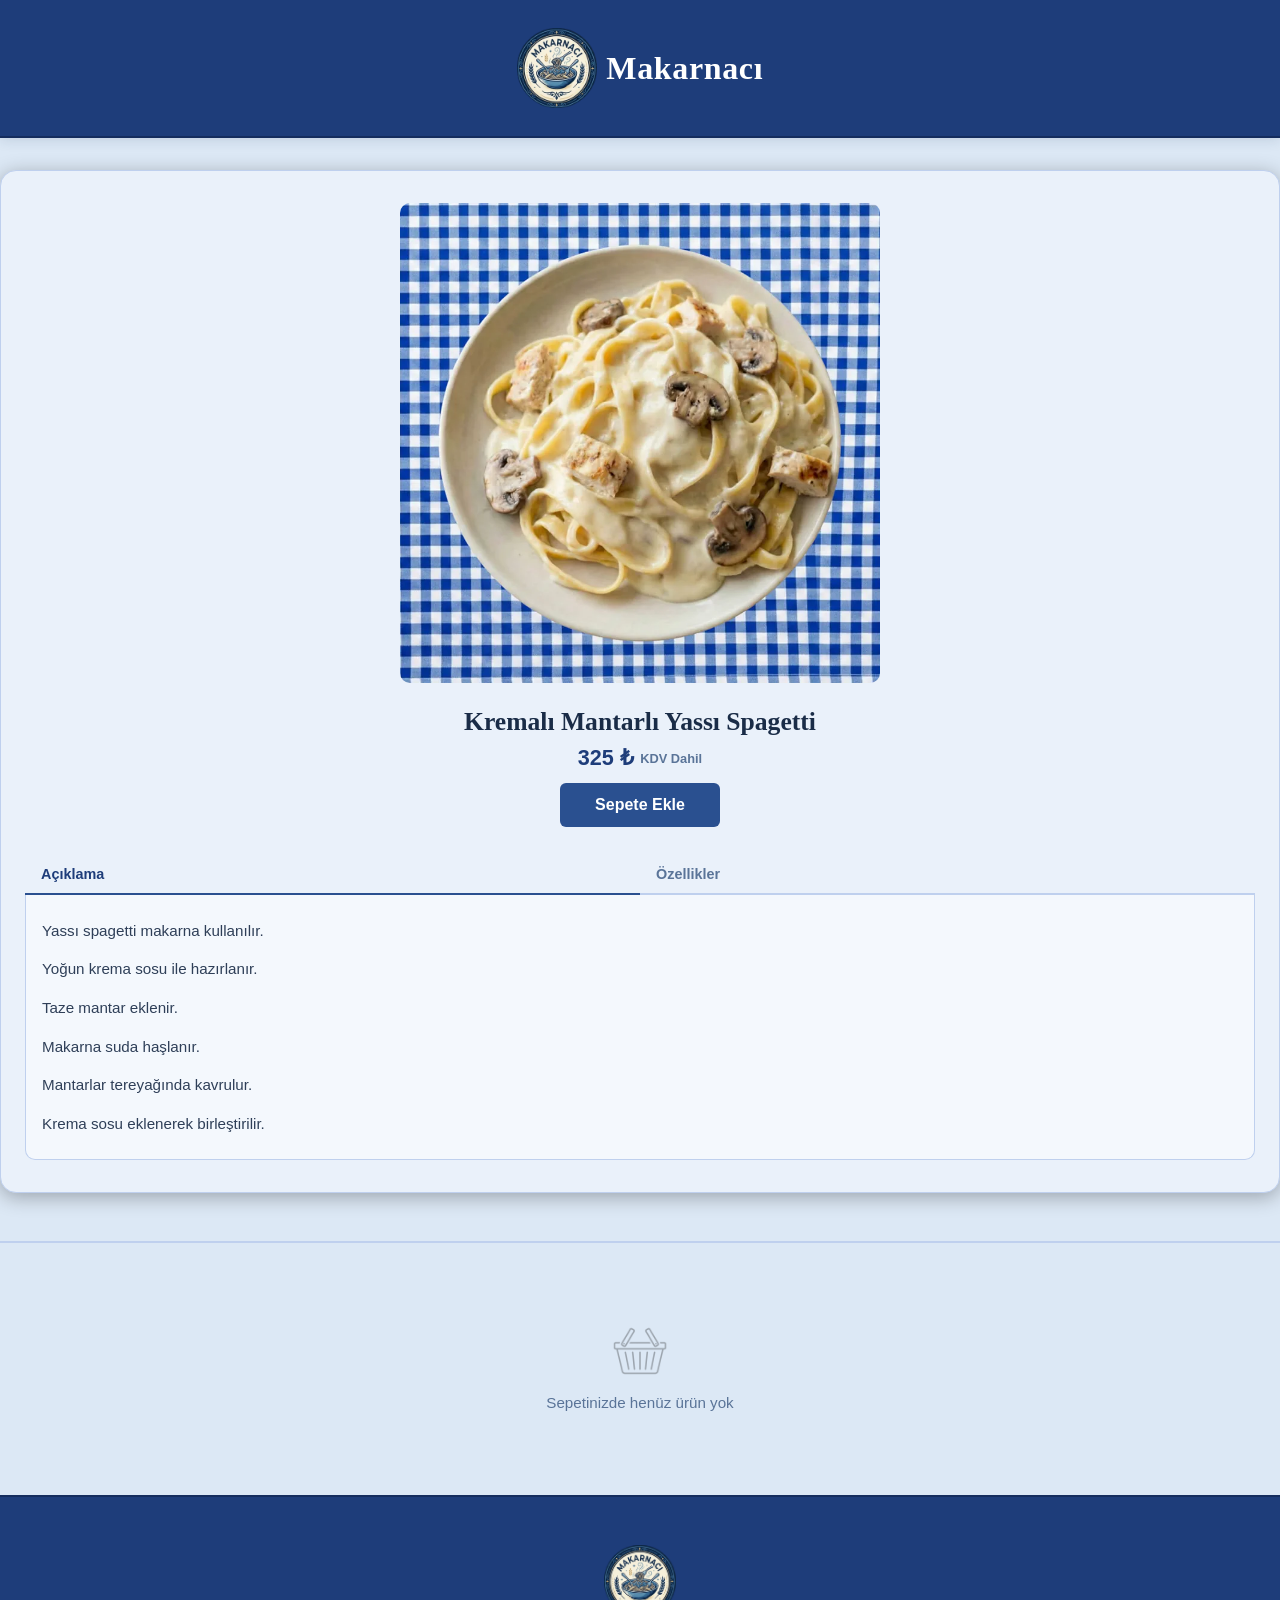
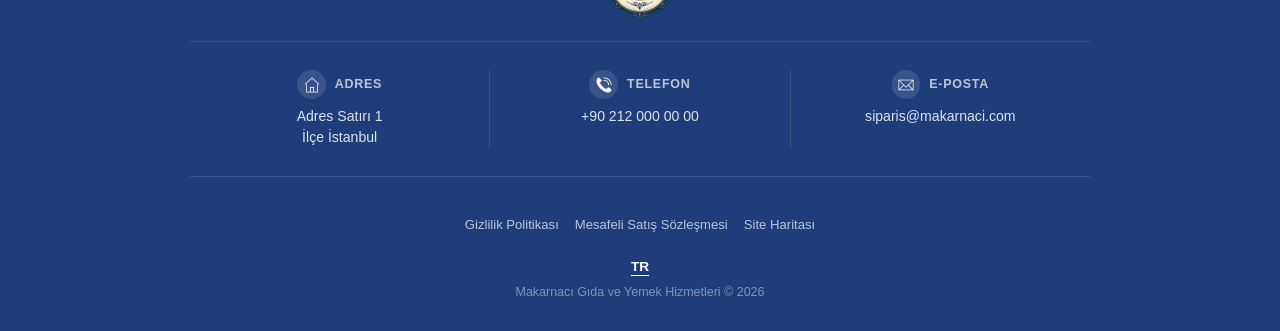
<file: products/kremali-mantarli-yassi-spagetti.html>
<!DOCTYPE html>
<html lang="tr">
  <head>
    <meta charset="utf-8">
    <meta name="viewport" content="width=device-width, initial-scale=1">
    <title>Makarnacı Kremalı Mantarlı Yassı Spagetti | Makarnacı</title>
    <meta name="description" content="Yoğun kremalı sos ve mantar ile hazırlanan yassı spagetti.">
    <meta name="keywords" content="kremalı makarna, mantarlı makarna, yassı spagetti, soslu makarna, İtalyan makarna">
    <link rel="canonical" href="https://makarnaci.com/products/kremali-mantarli-yassi-spagetti.html">
    <link rel="alternate" hreflang="tr" href="https://makarnaci.com/products/kremali-mantarli-yassi-spagetti.html">
    
    <link rel="stylesheet" href="/site.css">
    <link rel="icon" href="/favicon.png" type="image/png"/>
  </head>
  <body>
    <section class="off">İnternet'e erişilemiyor, lütfen bağlantınızı kontrol ediniz.</section>
    <header>
      <a href="/" class="logo-link"><img src="/logo.webp" alt="Taze malzemeler, ustalıkla hazırlanmış makarnalar." title="Taze malzemeler, ustalıkla hazırlanmış makarnalar." /><span class="logo-brand">Makarnacı</span></a>
      
    </header>
    <main>
    <div class="pdt">
    <img src="/img/products/kremali-mantarli-yassi-spagetti-k.webp" data-src="/img/products/kremali-mantarli-yassi-spagetti.webp" loading="lazy" alt="Makarnacı Kremalı Mantarlı Yassı Spagetti" title="Makarnacı Kremalı Mantarlı Yassı Spagetti" />
    <h1 data-id="m2">Kremalı Mantarlı Yassı Spagetti</h1>
    <b>325 ₺ <i>KDV Dahil</i></b>
    <button data-id="m2">Sepete Ekle</button>
    <section class="tabs"><input type="radio" id="tab-desc" name="ptab" checked><input type="radio" id="tab-specs" name="ptab"><div class="tab-nav"><label for="tab-desc">Açıklama</label><label for="tab-specs">Özellikler</label></div><div class="tab-desc"><p>Yassı spagetti makarna kullanılır.</p><p>Yoğun krema sosu ile hazırlanır.</p><p>Taze mantar eklenir.</p><p>Makarna suda haşlanır.</p><p>Mantarlar tereyağında kavrulur.</p><p>Krema sosu eklenerek birleştirilir.</p></div><div class="tab-specs"><table><tr><th>Net Miktar</th><td>320 g</td></tr></table></div></section>
    </div>
    </main>
    <section id="basket"></section>
    <footer>
  <img src="/logo.png" alt="Taze malzemeler, ustalıkla hazırlanmış makarnalar.">
  <div class="footer-contact">
    <div>
      <div><span><img src="/img/address.png" alt="Adres"></span><b>Adres</b></div>
      <span>Adres Satırı 1<br>İlçe İstanbul</span>
    </div><a href="tel:902120000000">
      <div><span><img src="/img/phone.png" alt="Telefon"></span><b>Telefon</b></div><span>+90 212 000 00 00</span>
    </a><a href="mailto:siparis@makarnaci.com">
      <div><span><img src="/img/email.png" alt="E-posta"></span><b>E-posta</b></div><span>siparis@makarnaci.com</span>
    </a>
  </div>
  <div class="footer-links"><a href="/pages/gizlilik-politikasi.html">Gizlilik Politikası</a><a href="/pages/satis-sozlesmesi.html">Mesafeli Satış Sözleşmesi</a><a href="/pages/site-haritasi.html">Site Haritası</a></div>
  <span class="lang"><b>TR</b></span>
  <p>Makarnacı Gıda ve Yemek Hizmetleri © 2026</p>
</footer>
    <script src="/site.js" defer></script>
    <script type="application/ld+json">{"@context":"https://schema.org/","@type":"Product","name":"Makarnacı Kremalı Mantarlı Yassı Spagetti","productID":"m2","description":"Yoğun kremalı sos ve mantar ile hazırlanan yassı spagetti.","url":"makarnaci.com/products/kremali-mantarli-yassi-spagetti.html","image":"makarnaci.com/images/kremali-mantarli-yassi-spagetti.webp","brand":{"@type":"Brand","name":"Makarnacı"},"manufacturer":{"@type":"Organization","name":"Makarnacı Gıda ve Yemek Hizmetleri","identifier":"TR34-0001","contactPoint":{"@type":"ContactPoint","telephone":"+902120000000","contactType":"customer service"},"address":{"@type":"PostalAddress","streetAddress":"Adres Satırı 1","addressLocality":"İstanbul","addressCountry":"TR"}},"keywords":"kremalı makarna, mantarlı makarna, yassı spagetti, soslu makarna, İtalyan makarna","weight":{"@type":"QuantitativeValue","value":320,"unitCode":"GRM"},"additionalProperty":[{"@type":"PropertyValue","name":"Net Miktar","value":"320 g"}],"offers":{"@type":"Offer","url":"makarnaci.com/products/kremali-mantarli-yassi-spagetti.html","priceCurrency":"TRY","price":"325","priceValidUntil":"2026-04-15","itemCondition":"https://schema.org/NewCondition","availability":"https://schema.org/InStock"},"aggregateRating":{"@type":"AggregateRating","ratingValue":"5","reviewCount":"6","bestRating":"5","worstRating":"1"}}</script>
  </body>
</html>
</file>
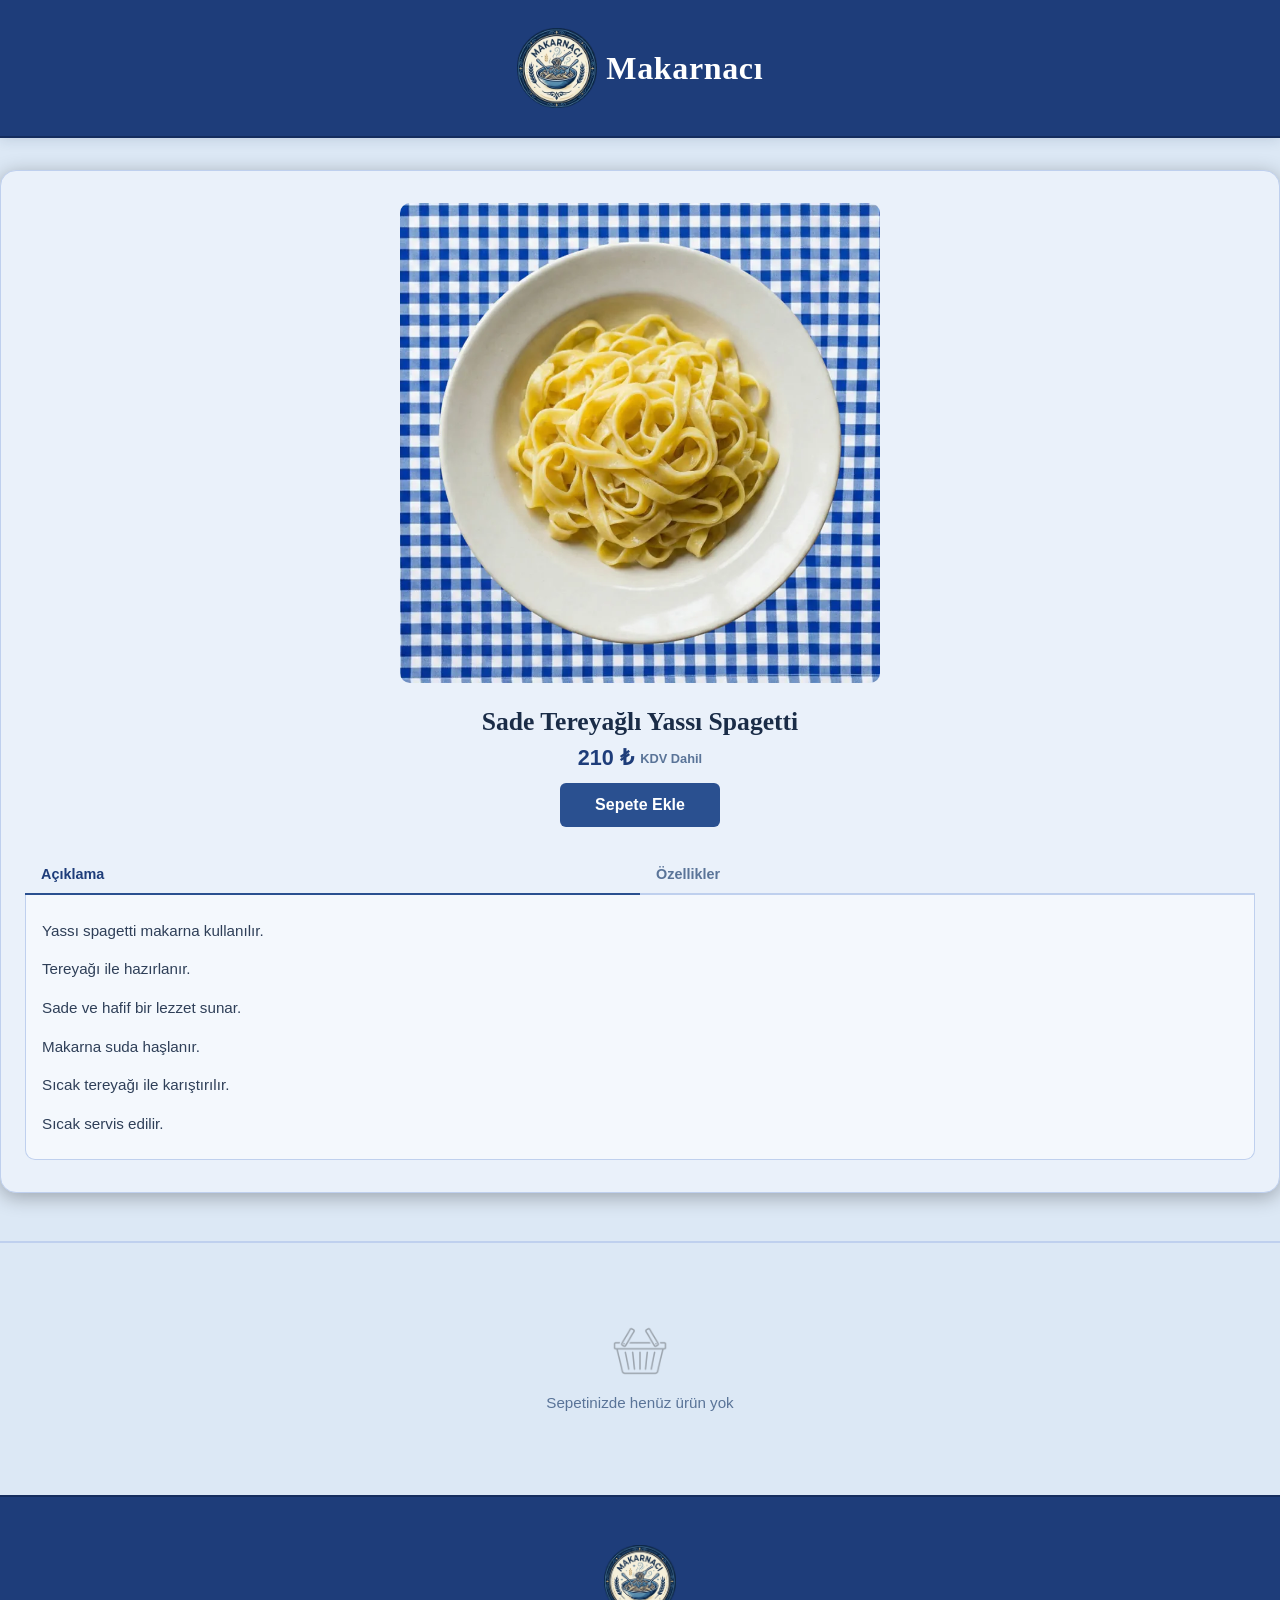
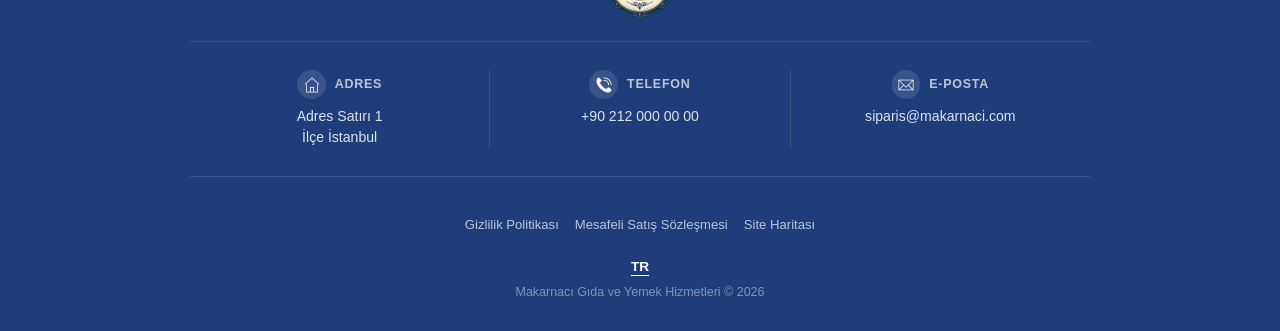
<file: products/sade-tereyagli-yassi-spagetti.html>
<!DOCTYPE html>
<html lang="tr">
  <head>
    <meta charset="utf-8">
    <meta name="viewport" content="width=device-width, initial-scale=1">
    <title>Makarnacı Sade Tereyağlı Yassı Spagetti | Makarnacı</title>
    <meta name="description" content="Tereyağı ile sade ve hafif bir lezzet sunan yassı spagetti.">
    <meta name="keywords" content="tereyağlı makarna, sade makarna, yassı spagetti, hafif makarna, sossuz makarna">
    <link rel="canonical" href="https://makarnaci.com/products/sade-tereyagli-yassi-spagetti.html">
    <link rel="alternate" hreflang="tr" href="https://makarnaci.com/products/sade-tereyagli-yassi-spagetti.html">
    
    <link rel="stylesheet" href="/site.css">
    <link rel="icon" href="/favicon.png" type="image/png"/>
  </head>
  <body>
    <section class="off">İnternet'e erişilemiyor, lütfen bağlantınızı kontrol ediniz.</section>
    <header>
      <a href="/" class="logo-link"><img src="/logo.webp" alt="Taze malzemeler, ustalıkla hazırlanmış makarnalar." title="Taze malzemeler, ustalıkla hazırlanmış makarnalar." /><span class="logo-brand">Makarnacı</span></a>
      
    </header>
    <main>
    <div class="pdt">
    <img src="/img/products/sade-tereyagli-yassi-spagetti-k.webp" data-src="/img/products/sade-tereyagli-yassi-spagetti.webp" loading="lazy" alt="Makarnacı Sade Tereyağlı Yassı Spagetti" title="Makarnacı Sade Tereyağlı Yassı Spagetti" />
    <h1 data-id="m3">Sade Tereyağlı Yassı Spagetti</h1>
    <b>210 ₺ <i>KDV Dahil</i></b>
    <button data-id="m3">Sepete Ekle</button>
    <section class="tabs"><input type="radio" id="tab-desc" name="ptab" checked><input type="radio" id="tab-specs" name="ptab"><div class="tab-nav"><label for="tab-desc">Açıklama</label><label for="tab-specs">Özellikler</label></div><div class="tab-desc"><p>Yassı spagetti makarna kullanılır.</p><p>Tereyağı ile hazırlanır.</p><p>Sade ve hafif bir lezzet sunar.</p><p>Makarna suda haşlanır.</p><p>Sıcak tereyağı ile karıştırılır.</p><p>Sıcak servis edilir.</p></div><div class="tab-specs"><table><tr><th>Net Miktar</th><td>280 g</td></tr></table></div></section>
    </div>
    </main>
    <section id="basket"></section>
    <footer>
  <img src="/logo.png" alt="Taze malzemeler, ustalıkla hazırlanmış makarnalar.">
  <div class="footer-contact">
    <div>
      <div><span><img src="/img/address.png" alt="Adres"></span><b>Adres</b></div>
      <span>Adres Satırı 1<br>İlçe İstanbul</span>
    </div><a href="tel:902120000000">
      <div><span><img src="/img/phone.png" alt="Telefon"></span><b>Telefon</b></div><span>+90 212 000 00 00</span>
    </a><a href="mailto:siparis@makarnaci.com">
      <div><span><img src="/img/email.png" alt="E-posta"></span><b>E-posta</b></div><span>siparis@makarnaci.com</span>
    </a>
  </div>
  <div class="footer-links"><a href="/pages/gizlilik-politikasi.html">Gizlilik Politikası</a><a href="/pages/satis-sozlesmesi.html">Mesafeli Satış Sözleşmesi</a><a href="/pages/site-haritasi.html">Site Haritası</a></div>
  <span class="lang"><b>TR</b></span>
  <p>Makarnacı Gıda ve Yemek Hizmetleri © 2026</p>
</footer>
    <script src="/site.js" defer></script>
    <script type="application/ld+json">{"@context":"https://schema.org/","@type":"Product","name":"Makarnacı Sade Tereyağlı Yassı Spagetti","productID":"m3","description":"Tereyağı ile sade ve hafif bir lezzet sunan yassı spagetti.","url":"makarnaci.com/products/sade-tereyagli-yassi-spagetti.html","image":"makarnaci.com/images/sade-tereyagli-yassi-spagetti.webp","brand":{"@type":"Brand","name":"Makarnacı"},"manufacturer":{"@type":"Organization","name":"Makarnacı Gıda ve Yemek Hizmetleri","identifier":"TR34-0001","contactPoint":{"@type":"ContactPoint","telephone":"+902120000000","contactType":"customer service"},"address":{"@type":"PostalAddress","streetAddress":"Adres Satırı 1","addressLocality":"İstanbul","addressCountry":"TR"}},"keywords":"tereyağlı makarna, sade makarna, yassı spagetti, hafif makarna, sossuz makarna","weight":{"@type":"QuantitativeValue","value":280,"unitCode":"GRM"},"additionalProperty":[{"@type":"PropertyValue","name":"Net Miktar","value":"280 g"}],"offers":{"@type":"Offer","url":"makarnaci.com/products/sade-tereyagli-yassi-spagetti.html","priceCurrency":"TRY","price":"210","priceValidUntil":"2026-04-15","itemCondition":"https://schema.org/NewCondition","availability":"https://schema.org/InStock"},"aggregateRating":{"@type":"AggregateRating","ratingValue":"5","reviewCount":"5","bestRating":"5","worstRating":"1"}}</script>
  </body>
</html>
</file>
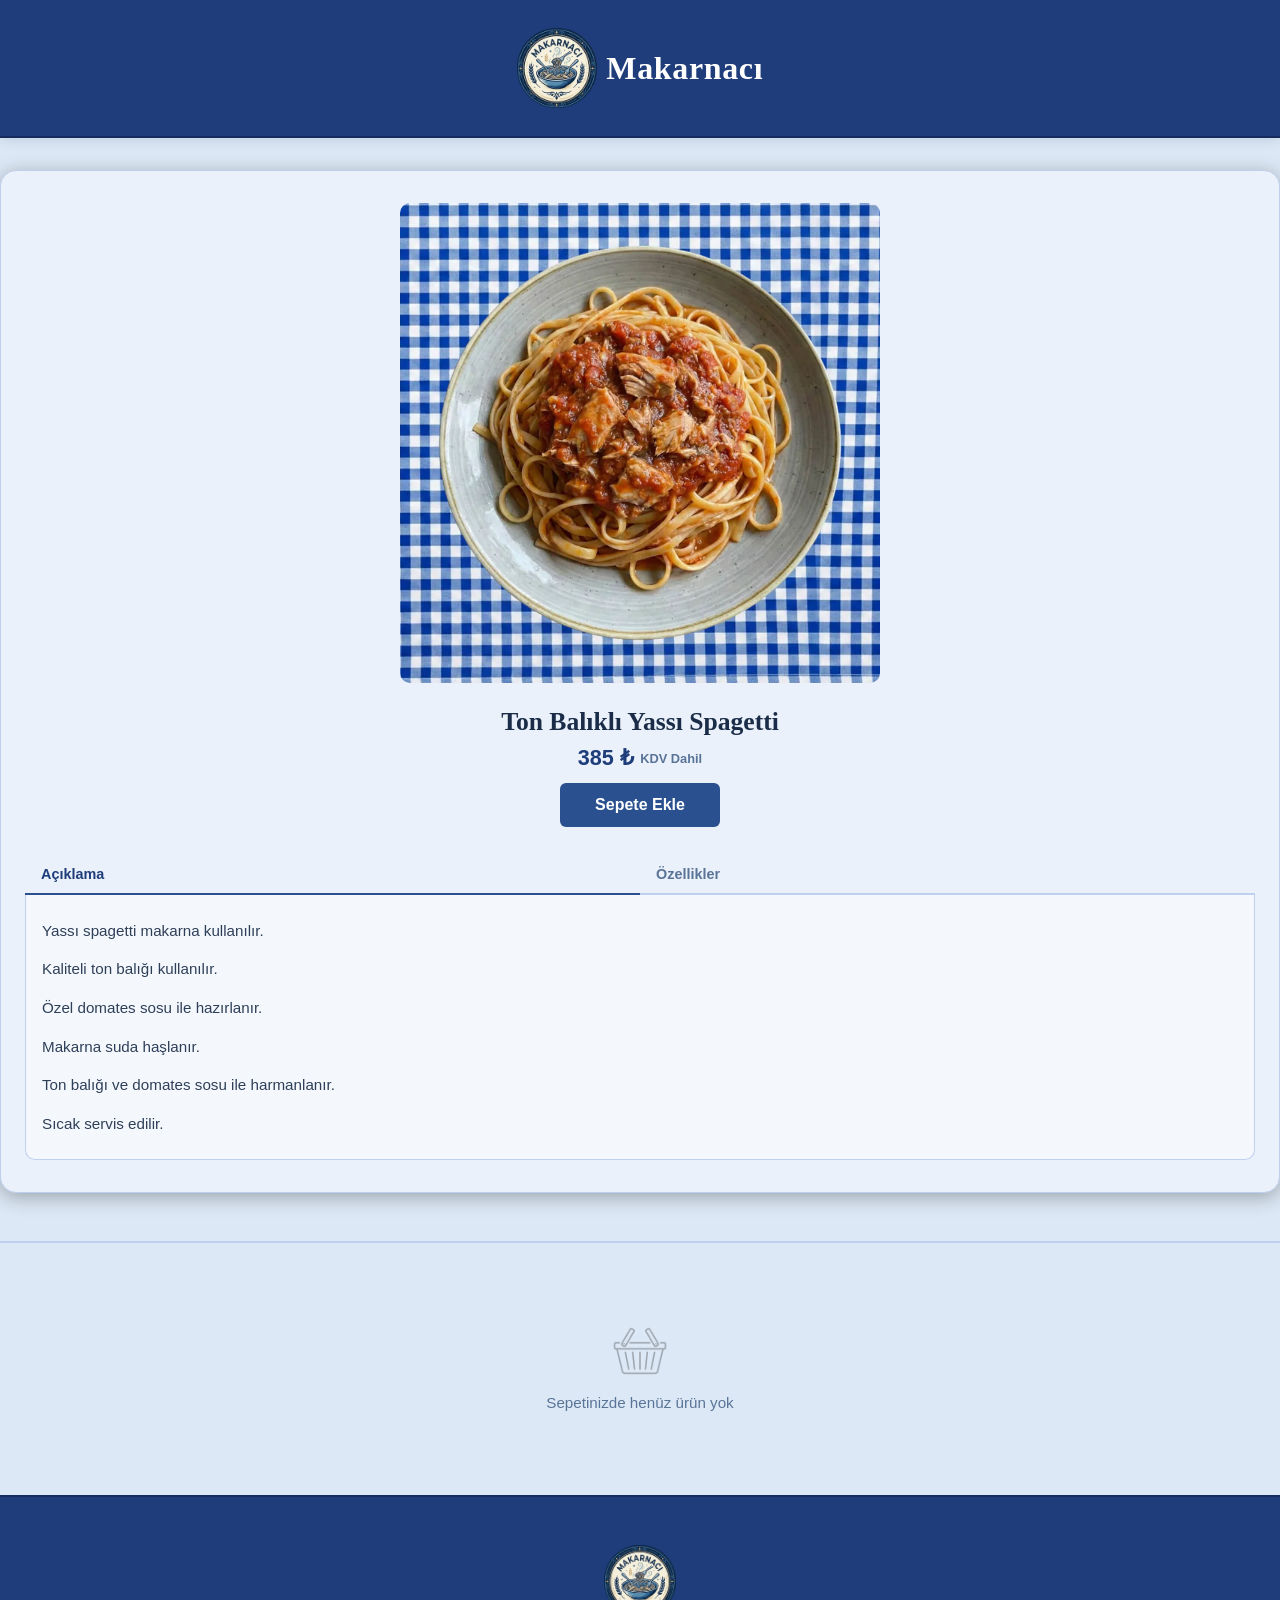
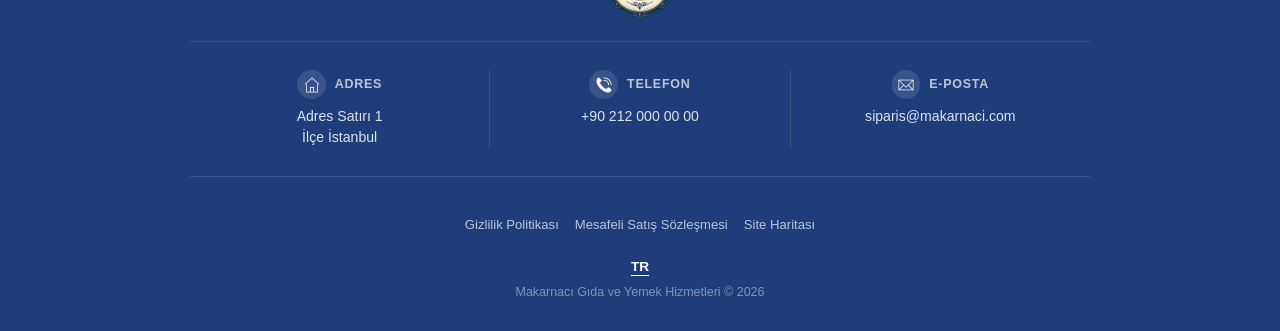
<file: products/ton-balikli-yassi-spagetti.html>
<!DOCTYPE html>
<html lang="tr">
  <head>
    <meta charset="utf-8">
    <meta name="viewport" content="width=device-width, initial-scale=1">
    <title>Makarnacı Ton Balıklı Yassı Spagetti | Makarnacı</title>
    <meta name="description" content="Domates sosu ve ton balığı ile hazırlanan yassı spagetti.">
    <meta name="keywords" content="ton balıklı makarna, balıklı makarna, deniz ürünlü, soslu makarna, yassı makarna">
    <link rel="canonical" href="https://makarnaci.com/products/ton-balikli-yassi-spagetti.html">
    <link rel="alternate" hreflang="tr" href="https://makarnaci.com/products/ton-balikli-yassi-spagetti.html">
    
    <link rel="stylesheet" href="/site.css">
    <link rel="icon" href="/favicon.png" type="image/png"/>
  </head>
  <body>
    <section class="off">İnternet'e erişilemiyor, lütfen bağlantınızı kontrol ediniz.</section>
    <header>
      <a href="/" class="logo-link"><img src="/logo.webp" alt="Taze malzemeler, ustalıkla hazırlanmış makarnalar." title="Taze malzemeler, ustalıkla hazırlanmış makarnalar." /><span class="logo-brand">Makarnacı</span></a>
      
    </header>
    <main>
    <div class="pdt">
    <img src="/img/products/ton-balikli-yassi-spagetti-k.webp" data-src="/img/products/ton-balikli-yassi-spagetti.webp" loading="lazy" alt="Makarnacı Ton Balıklı Yassı Spagetti" title="Makarnacı Ton Balıklı Yassı Spagetti" />
    <h1 data-id="m9">Ton Balıklı Yassı Spagetti</h1>
    <b>385 ₺ <i>KDV Dahil</i></b>
    <button data-id="m9">Sepete Ekle</button>
    <section class="tabs"><input type="radio" id="tab-desc" name="ptab" checked><input type="radio" id="tab-specs" name="ptab"><div class="tab-nav"><label for="tab-desc">Açıklama</label><label for="tab-specs">Özellikler</label></div><div class="tab-desc"><p>Yassı spagetti makarna kullanılır.</p><p>Kaliteli ton balığı kullanılır.</p><p>Özel domates sosu ile hazırlanır.</p><p>Makarna suda haşlanır.</p><p>Ton balığı ve domates sosu ile harmanlanır.</p><p>Sıcak servis edilir.</p></div><div class="tab-specs"><table><tr><th>Net Miktar</th><td>350 g</td></tr></table></div></section>
    </div>
    </main>
    <section id="basket"></section>
    <footer>
  <img src="/logo.png" alt="Taze malzemeler, ustalıkla hazırlanmış makarnalar.">
  <div class="footer-contact">
    <div>
      <div><span><img src="/img/address.png" alt="Adres"></span><b>Adres</b></div>
      <span>Adres Satırı 1<br>İlçe İstanbul</span>
    </div><a href="tel:902120000000">
      <div><span><img src="/img/phone.png" alt="Telefon"></span><b>Telefon</b></div><span>+90 212 000 00 00</span>
    </a><a href="mailto:siparis@makarnaci.com">
      <div><span><img src="/img/email.png" alt="E-posta"></span><b>E-posta</b></div><span>siparis@makarnaci.com</span>
    </a>
  </div>
  <div class="footer-links"><a href="/pages/gizlilik-politikasi.html">Gizlilik Politikası</a><a href="/pages/satis-sozlesmesi.html">Mesafeli Satış Sözleşmesi</a><a href="/pages/site-haritasi.html">Site Haritası</a></div>
  <span class="lang"><b>TR</b></span>
  <p>Makarnacı Gıda ve Yemek Hizmetleri © 2026</p>
</footer>
    <script src="/site.js" defer></script>
    <script type="application/ld+json">{"@context":"https://schema.org/","@type":"Product","name":"Makarnacı Ton Balıklı Yassı Spagetti","productID":"m9","description":"Domates sosu ve ton balığı ile hazırlanan yassı spagetti.","url":"makarnaci.com/products/ton-balikli-yassi-spagetti.html","image":"makarnaci.com/images/ton-balikli-yassi-spagetti.webp","brand":{"@type":"Brand","name":"Makarnacı"},"manufacturer":{"@type":"Organization","name":"Makarnacı Gıda ve Yemek Hizmetleri","identifier":"TR34-0001","contactPoint":{"@type":"ContactPoint","telephone":"+902120000000","contactType":"customer service"},"address":{"@type":"PostalAddress","streetAddress":"Adres Satırı 1","addressLocality":"İstanbul","addressCountry":"TR"}},"keywords":"ton balıklı makarna, balıklı makarna, deniz ürünlü, soslu makarna, yassı makarna","weight":{"@type":"QuantitativeValue","value":350,"unitCode":"GRM"},"additionalProperty":[{"@type":"PropertyValue","name":"Net Miktar","value":"350 g"}],"offers":{"@type":"Offer","url":"makarnaci.com/products/ton-balikli-yassi-spagetti.html","priceCurrency":"TRY","price":"385","priceValidUntil":"2026-04-15","itemCondition":"https://schema.org/NewCondition","availability":"https://schema.org/InStock"},"aggregateRating":{"@type":"AggregateRating","ratingValue":"5","reviewCount":"4","bestRating":"5","worstRating":"1"}}</script>
  </body>
</html>
</file>
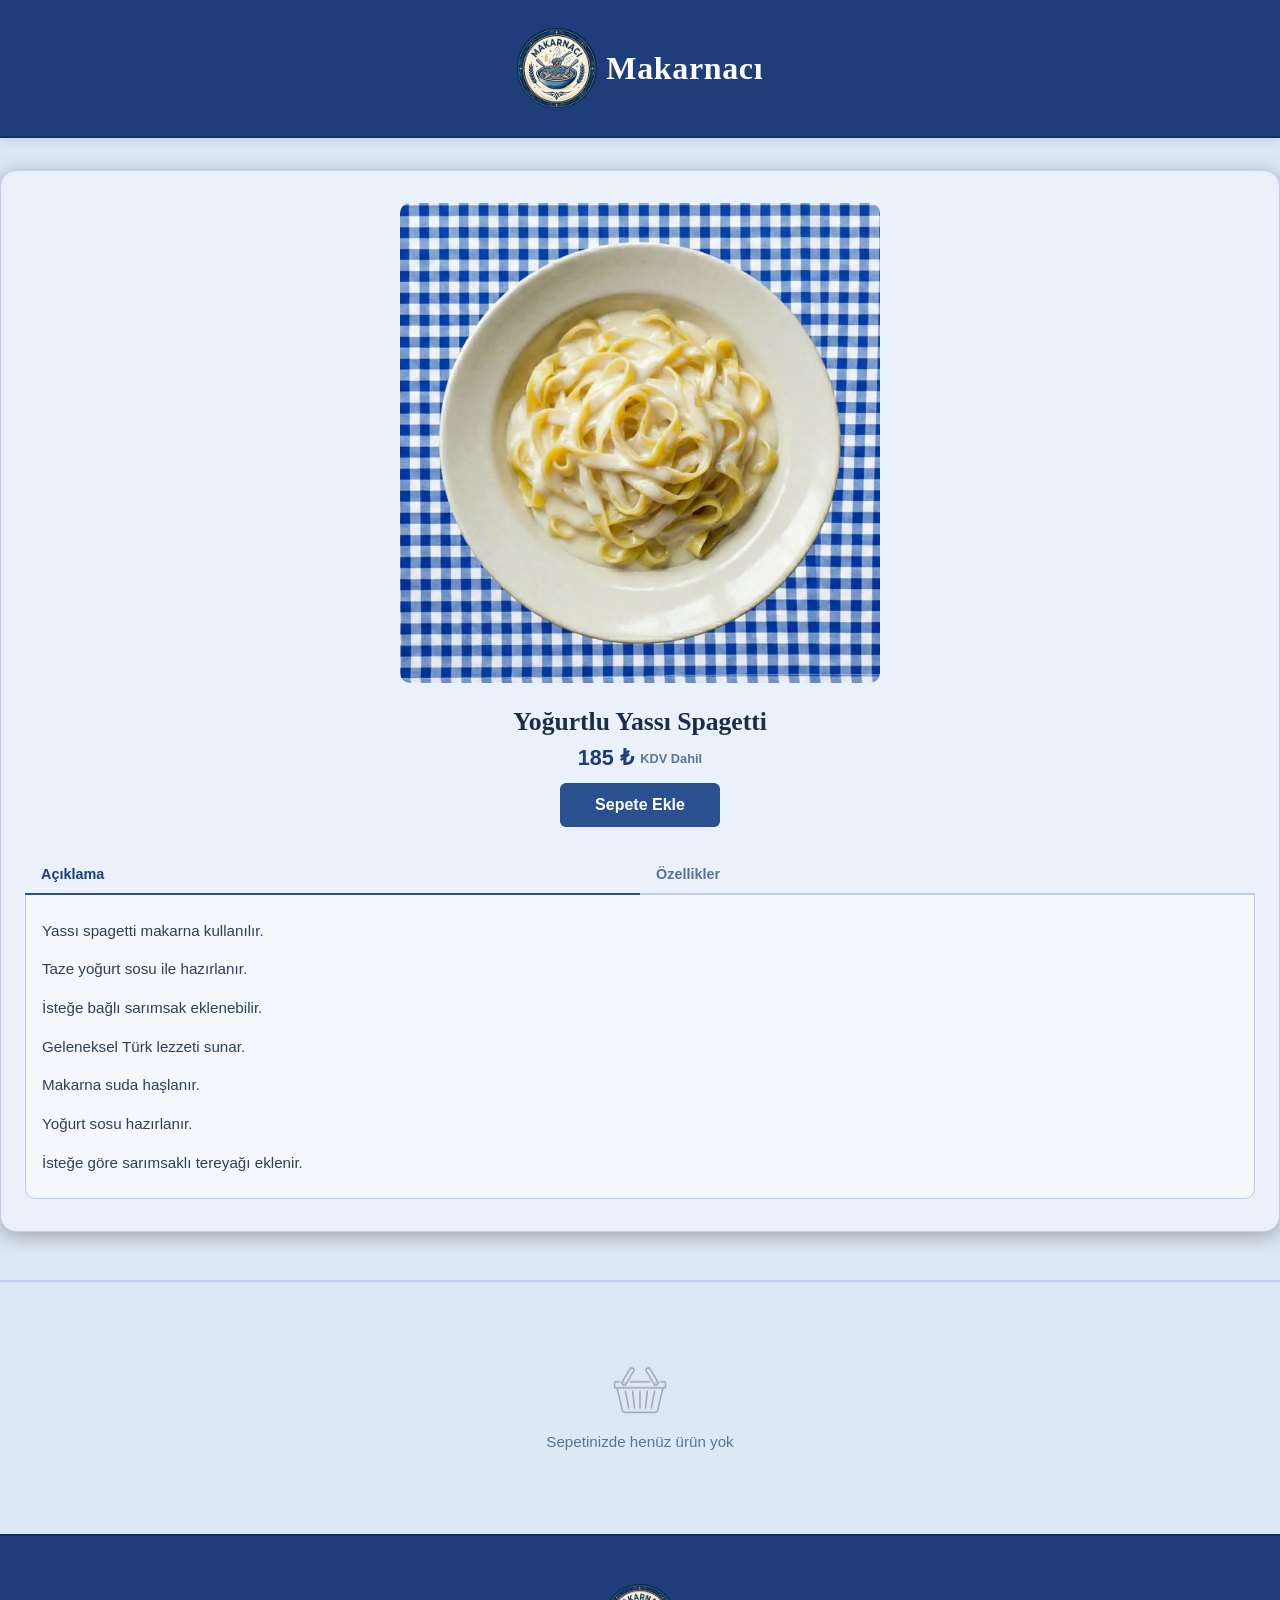
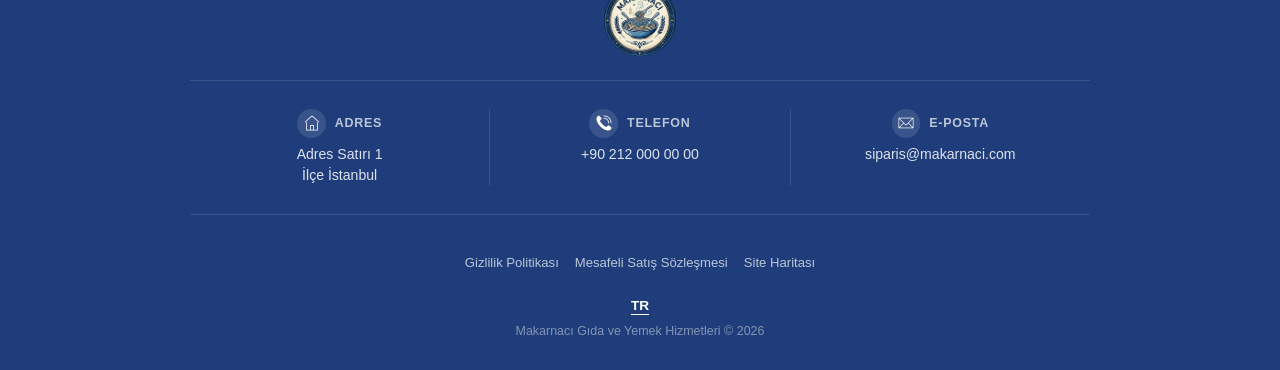
<file: products/yogurtlu-yassi-spagetti.html>
<!DOCTYPE html>
<html lang="tr">
  <head>
    <meta charset="utf-8">
    <meta name="viewport" content="width=device-width, initial-scale=1">
    <title>Makarnacı Yoğurtlu Yassı Spagetti | Makarnacı</title>
    <meta name="description" content="Yoğurt sosu ile hazırlanır, isteğe bağlı sarımsaklı servis edilir.">
    <meta name="keywords" content="yoğurtlu makarna, soslu makarna, sarımsaklı makarna, geleneksel makarna, ev yapımı">
    <link rel="canonical" href="https://makarnaci.com/products/yogurtlu-yassi-spagetti.html">
    <link rel="alternate" hreflang="tr" href="https://makarnaci.com/products/yogurtlu-yassi-spagetti.html">
    
    <link rel="stylesheet" href="/site.css">
    <link rel="icon" href="/favicon.png" type="image/png"/>
  </head>
  <body>
    <section class="off">İnternet'e erişilemiyor, lütfen bağlantınızı kontrol ediniz.</section>
    <header>
      <a href="/" class="logo-link"><img src="/logo.webp" alt="Taze malzemeler, ustalıkla hazırlanmış makarnalar." title="Taze malzemeler, ustalıkla hazırlanmış makarnalar." /><span class="logo-brand">Makarnacı</span></a>
      
    </header>
    <main>
    <div class="pdt">
    <img src="/img/products/yogurtlu-yassi-spagetti-k.webp" data-src="/img/products/yogurtlu-yassi-spagetti.webp" loading="lazy" alt="Makarnacı Yoğurtlu Yassı Spagetti" title="Makarnacı Yoğurtlu Yassı Spagetti" />
    <h1 data-id="m4">Yoğurtlu Yassı Spagetti</h1>
    <b>185 ₺ <i>KDV Dahil</i></b>
    <button data-id="m4">Sepete Ekle</button>
    <section class="tabs"><input type="radio" id="tab-desc" name="ptab" checked><input type="radio" id="tab-specs" name="ptab"><div class="tab-nav"><label for="tab-desc">Açıklama</label><label for="tab-specs">Özellikler</label></div><div class="tab-desc"><p>Yassı spagetti makarna kullanılır.</p><p>Taze yoğurt sosu ile hazırlanır.</p><p>İsteğe bağlı sarımsak eklenebilir.</p><p>Geleneksel Türk lezzeti sunar.</p><p>Makarna suda haşlanır.</p><p>Yoğurt sosu hazırlanır.</p><p>İsteğe göre sarımsaklı tereyağı eklenir.</p></div><div class="tab-specs"><table><tr><th>Net Miktar</th><td>300 g</td></tr></table></div></section>
    </div>
    </main>
    <section id="basket"></section>
    <footer>
  <img src="/logo.png" alt="Taze malzemeler, ustalıkla hazırlanmış makarnalar.">
  <div class="footer-contact">
    <div>
      <div><span><img src="/img/address.png" alt="Adres"></span><b>Adres</b></div>
      <span>Adres Satırı 1<br>İlçe İstanbul</span>
    </div><a href="tel:902120000000">
      <div><span><img src="/img/phone.png" alt="Telefon"></span><b>Telefon</b></div><span>+90 212 000 00 00</span>
    </a><a href="mailto:siparis@makarnaci.com">
      <div><span><img src="/img/email.png" alt="E-posta"></span><b>E-posta</b></div><span>siparis@makarnaci.com</span>
    </a>
  </div>
  <div class="footer-links"><a href="/pages/gizlilik-politikasi.html">Gizlilik Politikası</a><a href="/pages/satis-sozlesmesi.html">Mesafeli Satış Sözleşmesi</a><a href="/pages/site-haritasi.html">Site Haritası</a></div>
  <span class="lang"><b>TR</b></span>
  <p>Makarnacı Gıda ve Yemek Hizmetleri © 2026</p>
</footer>
    <script src="/site.js" defer></script>
    <script type="application/ld+json">{"@context":"https://schema.org/","@type":"Product","name":"Makarnacı Yoğurtlu Yassı Spagetti","productID":"m4","description":"Yoğurt sosu ile hazırlanır, isteğe bağlı sarımsaklı servis edilir.","url":"makarnaci.com/products/yogurtlu-yassi-spagetti.html","image":"makarnaci.com/images/yogurtlu-yassi-spagetti.webp","brand":{"@type":"Brand","name":"Makarnacı"},"manufacturer":{"@type":"Organization","name":"Makarnacı Gıda ve Yemek Hizmetleri","identifier":"TR34-0001","contactPoint":{"@type":"ContactPoint","telephone":"+902120000000","contactType":"customer service"},"address":{"@type":"PostalAddress","streetAddress":"Adres Satırı 1","addressLocality":"İstanbul","addressCountry":"TR"}},"keywords":"yoğurtlu makarna, soslu makarna, sarımsaklı makarna, geleneksel makarna, ev yapımı","weight":{"@type":"QuantitativeValue","value":300,"unitCode":"GRM"},"additionalProperty":[{"@type":"PropertyValue","name":"Net Miktar","value":"300 g"}],"offers":{"@type":"Offer","url":"makarnaci.com/products/yogurtlu-yassi-spagetti.html","priceCurrency":"TRY","price":"185","priceValidUntil":"2026-04-15","itemCondition":"https://schema.org/NewCondition","availability":"https://schema.org/InStock"},"aggregateRating":{"@type":"AggregateRating","ratingValue":"5","reviewCount":"7","bestRating":"5","worstRating":"1"}}</script>
  </body>
</html>
</file>
<file: site.css>
:root {
--bg: #dce8f5;
--surface: #eaf1fa;
--surface2: #f4f8fd;
--accent: #2a5090;
--accent2: #1e3d7a;
--text: #1a2c47;
--muted: #5a7498;
--border: #bfd0ee;
--border-dark: #152d5e;
--white: #fff;
--shadow: rgba(30,60,100,.14);
--accent-rgb: 42, 80, 144;
--font-serif: Georgia, 'Times New Roman', serif;
--font-sans: sans-serif;
--r-sm: 6px;
--r-md: 10px;
--r-lg: 16px;
}
*,
*::before,
*::after {
box-sizing: border-box;
scrollbar-width: thin;
scrollbar-color: var(--accent) var(--surface);
}
html,
body,
header,
main,
footer,
section,
article,
div,
menu,
nav,
ul,
li,
h1,
h2,
h3,
h4,
p,
address,
table,
td,
th,
button,
input,
label {
margin: 0;
padding: 0;
border: 0;
outline: 0;
font: inherit;
vertical-align: baseline;
}
menu,
ul,
li {
list-style: none;
}
button {
cursor: pointer;
}
html {
height: 100%;
font-size: 16px;
}
body {
min-height: 100%;
background: var(--bg);
font-family: var(--font-sans);
color: var(--text);
text-align: center;
}
main {
padding: 0;
background: var(--bg);
}
main > :not(.hero):not(.page-img) {
max-width: 1280px;
margin-left: auto;
margin-right: auto;
padding-left: 1.5rem;
padding-right: 1.5rem;
}
.hidden {
visibility: hidden;
height: 0;
overflow: hidden;
padding-top: 0;
padding-bottom: 0;
margin-top: 0;
margin-bottom: 0;
}
.off {
position: fixed;
top: 0;
left: 0;
z-index: 100;
visibility: hidden;
width: 100%;
padding: 0.8rem 1rem;
background: rgba(var(--accent-rgb), 0.95);
color: var(--white);
font-weight: bold;
font-size: 0.9rem;
}
.off.show {
visibility: visible;
}
header {
position: sticky;
top: 0;
z-index: 50;
display: grid;
grid-template-columns: 1fr auto 1fr;
align-items: center;
padding: 1.75rem 1.5rem;
background: var(--accent2);
border-bottom: 2px solid var(--border-dark);
box-shadow: 0 2px 12px var(--shadow);
}
.logo-link {
grid-column: 2;
display: flex;
align-items: center;
gap: 0.6rem;
flex-shrink: 0;
text-decoration: none;
}
header img {
height: 80px;
width: auto;
}
.logo-brand {
font-family: var(--font-serif);
font-size: 2rem;
font-weight: 700;
color: var(--white);
letter-spacing: 0.02em;
}
nav {
position: relative;
grid-column: 3;
justify-self: end;
}
nav > div {
display: flex;
align-items: center;
gap: 0.25rem;
}
nav a {
padding: 0.45rem 0.9rem;
border-radius: var(--r-sm);
font-size: 0.95rem;
font-weight: 600;
color: rgba(255,255,255,0.82);
text-decoration: none;
white-space: nowrap;
transition: color 0.2s, background 0.2s;
}
nav a.active {
color: var(--white);
background: rgba(255,255,255,0.18);
}
nav { display: none; }
footer {
padding: 3rem 1.5rem 2rem;
background: var(--accent2);
border-top: 2px solid var(--border-dark);
}
footer > img {
height: 72px;
width: auto;
margin-bottom: 1.5rem;
display: block;
margin-left: auto;
margin-right: auto;
}
footer menu {
display: flex;
justify-content: center;
gap: 0.5rem;
margin-bottom: 1.5rem;
}
footer menu a {
display: inline-flex;
align-items: center;
justify-content: center;
width: 38px;
height: 38px;
border-radius: 50%;
background: var(--surface2);
border: 1px solid var(--border);
transition: background 0.2s, border-color 0.2s;
}
footer menu a img {
width: 20px;
height: 20px;
filter: brightness(0) sepia(1) saturate(3) hue-rotate(185deg) brightness(0.55);
}
.footer-contact {
display: flex;
justify-content: center;
gap: 1rem;
margin: 0 auto 2.5rem;
max-width: 900px;
padding: 1.75rem 1rem;
border-top: 1px solid rgba(255,255,255,0.12);
border-bottom: 1px solid rgba(255,255,255,0.12);
}
.footer-contact > * {
flex: 1;
display: flex;
flex-direction: column;
align-items: center;
gap: 0.4rem;
color: rgba(255,255,255,0.88);
font-size: 0.88rem;
text-decoration: none;
line-height: 1.5;
}
.footer-contact > *:first-child {
max-width: 300px;
}
.footer-contact > * + * {
border-left: 1px solid rgba(255,255,255,0.12);
padding-left: 1rem;
}
.footer-contact > * > div {
display: flex;
justify-content: center;
align-items: center;
gap: 0.55rem;
}
.footer-contact b {
font-size: 0.78rem;
font-weight: 700;
letter-spacing: 0.06em;
text-transform: uppercase;
color: rgba(255,255,255,0.7);
}
.footer-contact > * > span {
color: rgba(255,255,255,0.85);
font-size: 0.88rem;
text-align: center;
}
.footer-contact > * > div > span {
display: flex;
align-items: center;
justify-content: center;
width: 1.8rem;
height: 1.8rem;
background: rgba(255,255,255,0.12);
border-radius: 50%;
flex-shrink: 0;
}
.footer-contact img {
width: 1rem;
height: 1rem;
filter: brightness(0) invert(1);
}
@media (max-width: 600px) {
.footer-contact {
flex-direction: column;
align-items: center;
gap: 1.1rem;
}
.footer-contact > * {
width: 100%;
max-width: 300px;
}
.footer-contact > * + * {
border-left: none;
border-top: 1px solid rgba(255,255,255,0.12);
padding-left: 0;
padding-top: 1.1rem;
}
}
.footer-links {
display: flex;
flex-wrap: wrap;
justify-content: center;
gap: 0.25rem 1rem;
margin-bottom: 1.5rem;
}
.footer-links a,
.footer-links a:visited {
font-size: 0.82rem;
color: rgba(255,255,255,0.7);
text-decoration: none;
transition: color 0.2s;
}
footer > p {
font-size: 0.78rem;
color: rgba(255,255,255,0.45);
}
footer > .lang {
display: flex;
justify-content: center;
gap: 0.15rem;
margin-bottom: 0.5rem;
}
footer > .lang a,
footer > .lang b {
padding: 0.2rem 0.5rem;
border-radius: 0.3rem;
font-size: 0.85rem;
color: rgba(255,255,255,0.7);
text-decoration: none;
}
footer > .lang b {
color: var(--white);
text-decoration: underline;
text-underline-offset: 0.25rem;
}
footer > .lang a:hover {
color: var(--white);
background: rgba(255,255,255,0.15);
}
.hero {
position: relative;
overflow: hidden;
}
.hero img {
display: block;
width: 100%;
min-height: 360px;
max-height: 640px;
object-fit: cover;
object-position: center top;
}
.hero div {
position: absolute;
inset: 0;
display: flex;
flex-direction: column;
align-items: center;
justify-content: center;
background: linear-gradient(to bottom, rgba(8,18,35,.20) 0%, rgba(8,18,35,.60) 100%);
padding: 2rem 1.5rem;
}
.hero p {
font-family: var(--font-serif);
font-size: 2.5rem;
font-weight: bold;
line-height: 1.5;
color: var(--white);
text-shadow: 0 2px 8px rgba(0,0,0,.6);
}
.hero a {
display: inline-block;
margin-top: 1.25rem;
padding: 0.7rem 2rem;
background: var(--accent);
border-radius: var(--r-sm);
font-size: 0.95rem;
font-weight: 700;
color: var(--white);
text-decoration: none;
letter-spacing: 0.03em;
transition: background 0.2s;
}
.page-img {
position: relative;
overflow: hidden;
max-height: 320px;
}
.page-img img {
display: block;
width: 100%;
max-height: 320px;
object-fit: cover;
}
article {
padding: 2rem 0 1.5rem;
text-align: left;
}
article > img {
width: 100%;
margin-block: 1rem;
border-radius: var(--r-lg);
}
article > h2 {
font-family: var(--font-serif);
font-size: clamp(1.4rem, 4vw, 2rem);
font-weight: bold;
line-height: 1.3;
color: var(--text);
margin-bottom: 1rem;
}
article > h3 {
font-family: var(--font-serif);
font-size: 1.2rem;
font-weight: bold;
line-height: 1.5;
color: var(--accent2);
padding-top: 1.5rem;
padding-bottom: 0.4rem;
border-bottom: 1px solid var(--border);
margin-bottom: 0.75rem;
}
article > h4 {
font-family: var(--font-serif);
font-size: 0.85rem;
font-weight: bold;
color: var(--accent2);
text-transform: uppercase;
letter-spacing: 0.06em;
margin-top: 1.25rem;
margin-bottom: 0.25rem;
}
article > p {
font-size: 1rem;
line-height: 1.75;
color: var(--text);
padding-block: 0.35rem;
opacity: 0.9;
}
article > ul {
padding-left: 1.5rem;
}
article > ul > li {
padding-block: 0.4rem;
list-style: square;
font-size: 1rem;
line-height: 1.6;
color: var(--text);
opacity: 0.9;
}
article a,
article a:visited {
color: var(--accent2);
}
address {
display: flex;
flex-direction: column;
gap: 0.25rem;
margin-top: 1.5rem;
padding: 1.5rem 1.2rem;
background: var(--surface);
border: 1px solid var(--border);
border-radius: var(--r-lg);
text-align: left;
}
address > h3 {
margin-bottom: 0.75rem;
font-family: var(--font-serif);
font-size: clamp(0.85rem, 4vw, 1.1rem);
font-weight: bold;
color: var(--text);
white-space: nowrap;
}
address > div,
address > a {
display: flex;
gap: 0.75rem;
padding: 0.4rem;
color: var(--muted);
text-decoration: none;
transition: color 0.2s;
}
address > div {
align-items: flex-start;
}
address > a {
align-items: center;
width: fit-content;
}
address img {
width: 1.8rem;
filter: brightness(0) sepia(1) saturate(3) hue-rotate(185deg) brightness(0.55);
flex-shrink: 0;
}
address p {
font-size: 0.92rem;
line-height: 1.5;
}
article > h3 ~ ul {
padding-left: 0;
}
article > h3 ~ ul li {
list-style: none;
padding-block: 0.3rem;
}
article > h3 ~ ul li a,
article > h3 ~ ul li a:visited {
color: var(--muted);
text-decoration: none;
font-size: 0.95rem;
transition: color 0.2s;
}
details {
margin: 1.5rem 0 0;
}
details > summary {
list-style: none;
cursor: pointer;
display: flex;
align-items: center;
padding: 1rem 1.25rem;
background: var(--white);
border-bottom: 2px solid var(--border-dark);
border-radius: var(--r-md) var(--r-md) 0 0;
font-size: 1.15rem;
font-weight: bold;
color: var(--text);
user-select: none;
width: 100%;
}
details > summary::-webkit-details-marker {
display: none;
}
details > summary::before {
content: '+';
margin-right: 0.75rem;
width: 1.75rem;
height: 1.75rem;
line-height: 1.75rem;
text-align: center;
font-size: 1.25rem;
font-weight: 700;
color: var(--accent);
background: var(--bg);
border: 1.5px solid var(--border);
border-radius: 50%;
flex-shrink: 0;
}
details[open] > summary::before {
content: '−';
background: var(--accent);
color: var(--white);
border-color: var(--accent);
}
ul.prd {
display: grid;
grid-template-columns: repeat(3, 1fr);
gap: 1.25rem;
margin: 1.5rem 0 0;
padding: 1.25rem;
background: var(--muted);
border-radius: var(--r-md);
}
ul.prd li {
display: flex;
flex-direction: column;
overflow: hidden;
background: var(--surface);
border: 1px solid var(--border);
border-radius: var(--r-lg);
box-shadow: 0 2px 12px rgba(0,0,0,.3);
text-align: center;
transition: border-color 0.2s, box-shadow 0.2s;
}
ul.prd a {
display: block;
color: inherit;
text-decoration: none;
}
ul.prd a img {
display: block;
width: 100%;
aspect-ratio: 4/3;
object-fit: contain;
background: var(--white);
padding: 0.5rem;
margin-top: 1rem;
}
ul.prd h3 {
margin: 0.75rem 1rem 0.3rem;
font-family: var(--font-serif);
font-size: 1rem;
font-weight: bold;
color: var(--text);
line-height: 1.3;
}
ul.prd b {
display: block;
margin: 0.2rem 1rem 1rem;
font-size: 1.1rem;
font-weight: 700;
color: var(--accent2);
}
ul.prd p {
flex: 1;
margin: 0.2rem 1rem 0.75rem;
font-size: 0.85rem;
line-height: 1.4;
color: var(--muted);
}
ul.prd button {
display: flex;
align-items: center;
justify-content: center;
width: fit-content;
min-height: 38px;
margin: auto auto 1rem;
padding: 0.5rem 1.5rem;
background: var(--accent);
border-radius: var(--r-sm);
font-size: 0.95rem;
font-weight: 700;
color: var(--white);
transition: background 0.2s;
}
@media (max-width: 600px) {
ul.prd {
grid-template-columns: 1fr;
}
}
.pdt {
max-width: 680px;
margin: 2rem auto;
padding: 2rem;
background: var(--surface);
border: 1px solid var(--border);
border-radius: var(--r-lg);
box-shadow: 0 4px 20px rgba(0,0,0,.3);
}
.pdt > img {
display: block;
width: 100%;
max-width: 480px;
margin: 0 auto 1.5rem;
border-radius: var(--r-md);
}
.pdt > h1 {
margin: 0 0 0.5rem;
font-family: var(--font-serif);
font-size: clamp(1.2rem, 4vw, 1.6rem);
font-weight: bold;
color: var(--text);
}
.pdt > b {
display: flex;
align-items: center;
justify-content: center;
gap: 0.4rem;
margin: 0 0 0.75rem;
font-size: 1.35rem;
font-weight: 700;
color: var(--accent2);
}
.pdt > b i {
font-size: 0.8rem;
font-style: normal;
color: var(--muted);
}
.pdt > button {
display: flex;
align-items: center;
justify-content: center;
margin: 0.5rem auto 0;
padding: 0.75rem 2rem;
min-height: 44px;
min-width: 160px;
background: var(--accent);
border-radius: var(--r-sm);
font-size: 1rem;
font-weight: 700;
color: var(--white);
transition: background 0.2s;
}
.tabs {
margin-top: 1.75rem;
text-align: left;
}
.tabs input[type="radio"] {
display: none;
}
.tab-nav {
display: flex;
border-bottom: 2px solid var(--border);
}
.tab-nav label {
flex: 1;
padding: 0.7rem 1rem;
font-size: 0.9rem;
font-weight: 700;
cursor: pointer;
color: var(--muted);
border-bottom: 2px solid transparent;
margin-bottom: -2px;
transition: color 0.2s, border-color 0.2s;
}
#tab-desc:checked ~ .tab-nav label[for="tab-desc"],
#tab-specs:checked ~ .tab-nav label[for="tab-specs"] {
color: var(--accent2);
border-bottom-color: var(--accent);
}
.tab-desc,
.tab-specs {
display: none;
padding: 1rem;
background: var(--surface2);
border: 1px solid var(--border);
border-top: none;
border-radius: 0 0 var(--r-md) var(--r-md);
}
#tab-desc:checked ~ .tab-desc {
display: block;
}
#tab-specs:checked ~ .tab-specs {
display: block;
}
.tab-desc p {
padding-block: 0.4rem;
font-size: 0.95rem;
line-height: 1.7;
color: var(--text);
opacity: 0.9;
}
.tab-specs table {
width: 100%;
border-collapse: collapse;
}
.tab-specs th,
.tab-specs td {
padding: 0.6rem 0.75rem;
font-size: 0.9rem;
text-align: left;
}
.tab-specs th {
width: 50%;
color: var(--muted);
font-weight: 700;
}
.tab-specs td {
color: var(--text);
}
@media (max-width: 600px) {
ul.prd {
grid-template-columns: 1fr;
padding: 0.75rem;
gap: 0.75rem;
}
.pdt {
padding: 1.25rem;
}
.pdt > h1 {
font-size: clamp(0.9rem, 5vw, 1.4rem);
}
}
#basket .hidden {
display: none !important;
}
#basket-badge {
position: fixed;
right: 1.25rem;
bottom: 1.5rem;
z-index: 1000;
text-decoration: none;
background: var(--accent);
border-radius: 50%;
width: 72px;
height: 72px;
display: flex;
align-items: center;
justify-content: center;
box-shadow: 0 6px 20px rgba(var(--accent-rgb), .4);
transition: transform 0.2s, box-shadow 0.2s;
border: 3px solid var(--surface2);
}
#basket-badge:active {
transform: scale(0.95);
}
#basket-badge img {
width: 36px;
height: 36px;
border: none;
border-radius: 0;
filter: brightness(0) invert(1);
}
#basket-badge span {
position: absolute;
top: -6px;
right: -6px;
background: #fff;
color: var(--text);
font-size: 0.9rem;
font-weight: 700;
border-radius: 50%;
min-width: 26px;
height: 26px;
display: flex;
align-items: center;
justify-content: center;
box-shadow: 0 2px 6px rgba(0, 0, 0, .4);
border: 2px solid var(--surface);
}
.qty-ctrl,
ul.prd button.qty-ctrl,
.pdt>button.qty-ctrl {
display: flex;
align-items: center;
justify-content: center;
gap: 0.4rem;
background: var(--border);
border: none;
border-radius: 8px;
padding: 0.25rem;
}
.pdt>button.qty-ctrl {
padding: 0.5rem 1.5rem;
}
.qty-ctrl img {
width: 26px;
height: 26px;
flex-shrink: 0;
filter: brightness(0) sepia(1) saturate(3) hue-rotate(185deg) brightness(0.55);
cursor: pointer;
padding: 4px;
border-radius: 50%;
border: 1.5px solid var(--border);
}
.qty-ctrl span {
font-weight: 700;
min-width: 1.5rem;
text-align: center;
font-size: 0.85rem;
color: var(--text);
white-space: nowrap;
background: var(--border);
padding: 0.25rem 0.45rem;
border-radius: 4px;
}
#basket {
position: relative;
background: var(--bg);
padding: 0 1.5rem 4rem;
margin-top: 3rem;
border-top: 2px solid var(--border);
}
#basket>div {
max-width: 600px;
margin-left: auto;
margin-right: auto;
}
#basket .empty {
display: flex;
flex-direction: column;
align-items: center;
justify-content: center;
padding: 5rem 1rem 1rem;
max-width: 600px;
margin: 0 auto;
text-align: center;
}
#basket .empty img {
width: 56px;
height: 56px;
opacity: 0.3;
filter: brightness(0) sepia(1) saturate(3) hue-rotate(185deg) brightness(0.55);
border: none;
border-radius: 0;
}
#basket .empty p {
margin-top: 0.75rem;
font-size: 0.95rem;
color: var(--muted);
line-height: 1.6;
}
#basket .empty a {
color: var(--accent2);
font-weight: 600;
text-decoration: underline;
text-underline-offset: 0.2rem;
}
#basket h5 {
font-size: 1rem;
color: var(--muted);
text-align: center;
line-height: 1.7;
font-weight: normal;
margin-bottom: 1rem;
padding-top: 0.4rem;
}
#basket .wrap {
background: var(--surface);
border: 1px solid var(--border);
border-radius: var(--r-lg);
padding: 1.25rem 1.5rem;
box-shadow: 0 2px 12px rgba(0, 0, 0, .3);
}
#basket .wrap>button {
display: flex;
align-items: center;
gap: 0.5rem;
width: 100%;
background: transparent;
border: none;
padding: 0.4rem 0 0.7rem;
cursor: pointer;
font-size: 0.9rem;
}
#basket .wrap>button::before,
#basket .wrap>button::after {
content: '';
flex: 1;
height: 1px;
background: var(--border);
}
#basket .wrap>button b {
font-weight: 700;
color: var(--text);
white-space: nowrap;
}
#basket .wrap>button i {
font-style: normal;
color: var(--muted);
white-space: nowrap;
}
#basket .wrap>button em {
display: inline-block;
width: 7px;
height: 7px;
border-right: 2px solid var(--muted);
border-bottom: 2px solid var(--muted);
transform: rotate(45deg);
transition: transform 0.3s ease, margin 0.3s ease;
margin-top: -3px;
flex-shrink: 0;
font-style: normal;
}
#basket .wrap>button.open em {
transform: rotate(-135deg);
margin-top: 3px;
}
#basket .wrap>div {
overflow: hidden;
padding-top: 0.5rem;
}
#basket .items>div {
position: relative;
display: flex;
align-items: center;
gap: 0.75rem;
padding: 0.85rem;
padding-right: 0;
}
#basket .items>div:last-of-type {
border-bottom: none;
}
#basket .items>div>img:nth-child(2) {
width: 72px;
height: 72px;
object-fit: cover;
border-radius: var(--r-sm);
}
#basket .items>div>b {
flex: 1;
font-weight: 600;
font-size: 1rem;
color: var(--text);
}
#basket .items>div>span {
font-weight: 700;
min-width: 5.5rem;
text-align: right;
color: var(--accent2);
font-size: 1.1rem;
}
#basket .del {
position: relative;
top: auto;
left: auto;
transform: none;
margin-right: 0.4rem;
z-index: 1;
width: 22px;
height: 22px;
cursor: pointer;
padding: 3px;
border-radius: 50%;
filter: brightness(0) sepia(1) saturate(10) hue-rotate(320deg) brightness(0.6);
}
#basket .del:active {
background: var(--accent2);
}
#basket .items>div .qty-ctrl {
padding: 0.25rem 0.5rem;
gap: 0.3rem;
}
#basket .items>div .qty-ctrl img {
width: 20px;
height: 20px;
}
#basket .totals {
padding: 1rem 0;
}
#basket .totals>div {
display: flex;
justify-content: space-between;
align-items: center;
padding: 0.3rem 0;
font-size: 0.95rem;
color: var(--text);
}
#basket .totals b {
font-weight: 600;
}
#basket .totals>small {
display: block;
font-size: 0.8rem;
font-weight: 600;
color: var(--accent2);
text-align: center;
background: rgba(var(--accent-rgb), .1);
padding: 0.45rem 0.75rem;
margin: 0.5rem 0;
border-radius: var(--r-sm);
border: 1px solid var(--border);
}
#basket .totals .total {
font-weight: 700;
font-size: 1.2rem;
border-top: 2px solid var(--border);
margin-top: 0.75rem;
padding-top: 0.75rem;
color: var(--accent2);
}
#basket .wa {
display: block;
max-width: 340px;
margin: 1.25rem auto;
padding: 0.9rem 2rem;
background: #25D366;
color: var(--white);
border: none;
border-radius: var(--r-md);
font-size: 1rem;
font-weight: 700;
cursor: pointer;
text-align: center;
transition: background 0.2s, transform 0.15s;
letter-spacing: 0.02em;
}
#basket .wa:active {
transform: scale(0.98);
}
#basket .tg {
display: block;
max-width: 340px;
margin: 0 auto 1.25rem;
padding: 0.9rem 2rem;
background: #229ED9;
color: var(--white);
border: none;
border-radius: var(--r-md);
font-size: 1rem;
font-weight: 700;
cursor: pointer;
text-align: center;
transition: background 0.2s, transform 0.15s;
letter-spacing: 0.02em;
}
#basket .tg:active {
transform: scale(0.98);
}
#basket .wrap>div>h6 {
font-size: 0.82rem;
font-weight: normal;
color: var(--muted);
text-align: center;
padding: 0.75rem 0;
line-height: 1.6;
}
@media (max-width: 600px) {
#basket h5 {
font-size: 0.85rem;
}
#basket {
padding: 0 0.5rem 4rem;
}
#basket .wrap {
padding: 0.75rem 0.75rem;
}
#basket .items>div {
display: grid;
grid-template-columns: auto auto 1fr auto;
grid-template-rows: auto auto;
column-gap: 0.35rem;
row-gap: 0.25rem;
align-items: center;
padding-left: 0.3rem;
padding-right: 0.5rem;
}
#basket .del {
grid-column: 1;
grid-row: 1 / span 2;
align-self: center;
width: 20px;
height: 20px;
margin-right: 0;
}
#basket .items>div>img:nth-child(2) {
grid-column: 2;
grid-row: 1 / span 2;
width: 60px;
height: 60px;
}
#basket .items>div>b {
grid-column: 3 / span 2;
grid-row: 1;
font-size: 0.85rem;
text-align: left;
white-space: nowrap;
overflow: hidden;
text-overflow: ellipsis;
}
#basket .items>div .qty-ctrl {
grid-column: 4;
grid-row: 2;
justify-self: end;
padding: 0.15rem 0.3rem;
gap: 0.15rem;
}
#basket .items>div .qty-ctrl img {
width: 18px;
height: 18px;
}
#basket .items>div .qty-ctrl span {
font-size: 0.75rem;
padding: 0.15rem 0.3rem;
}
#basket .items>div>span {
grid-column: 3;
grid-row: 2;
justify-self: start;
text-align: left;
font-size: 0.9rem;
}
#basket .totals>div {
justify-content: flex-start;
gap: 0.5rem;
}
#basket-badge {
width: 62px;
height: 62px;
right: 8px;
bottom: 1rem;
}
#basket-badge img {
width: 30px;
height: 30px;
}
}
</file>
